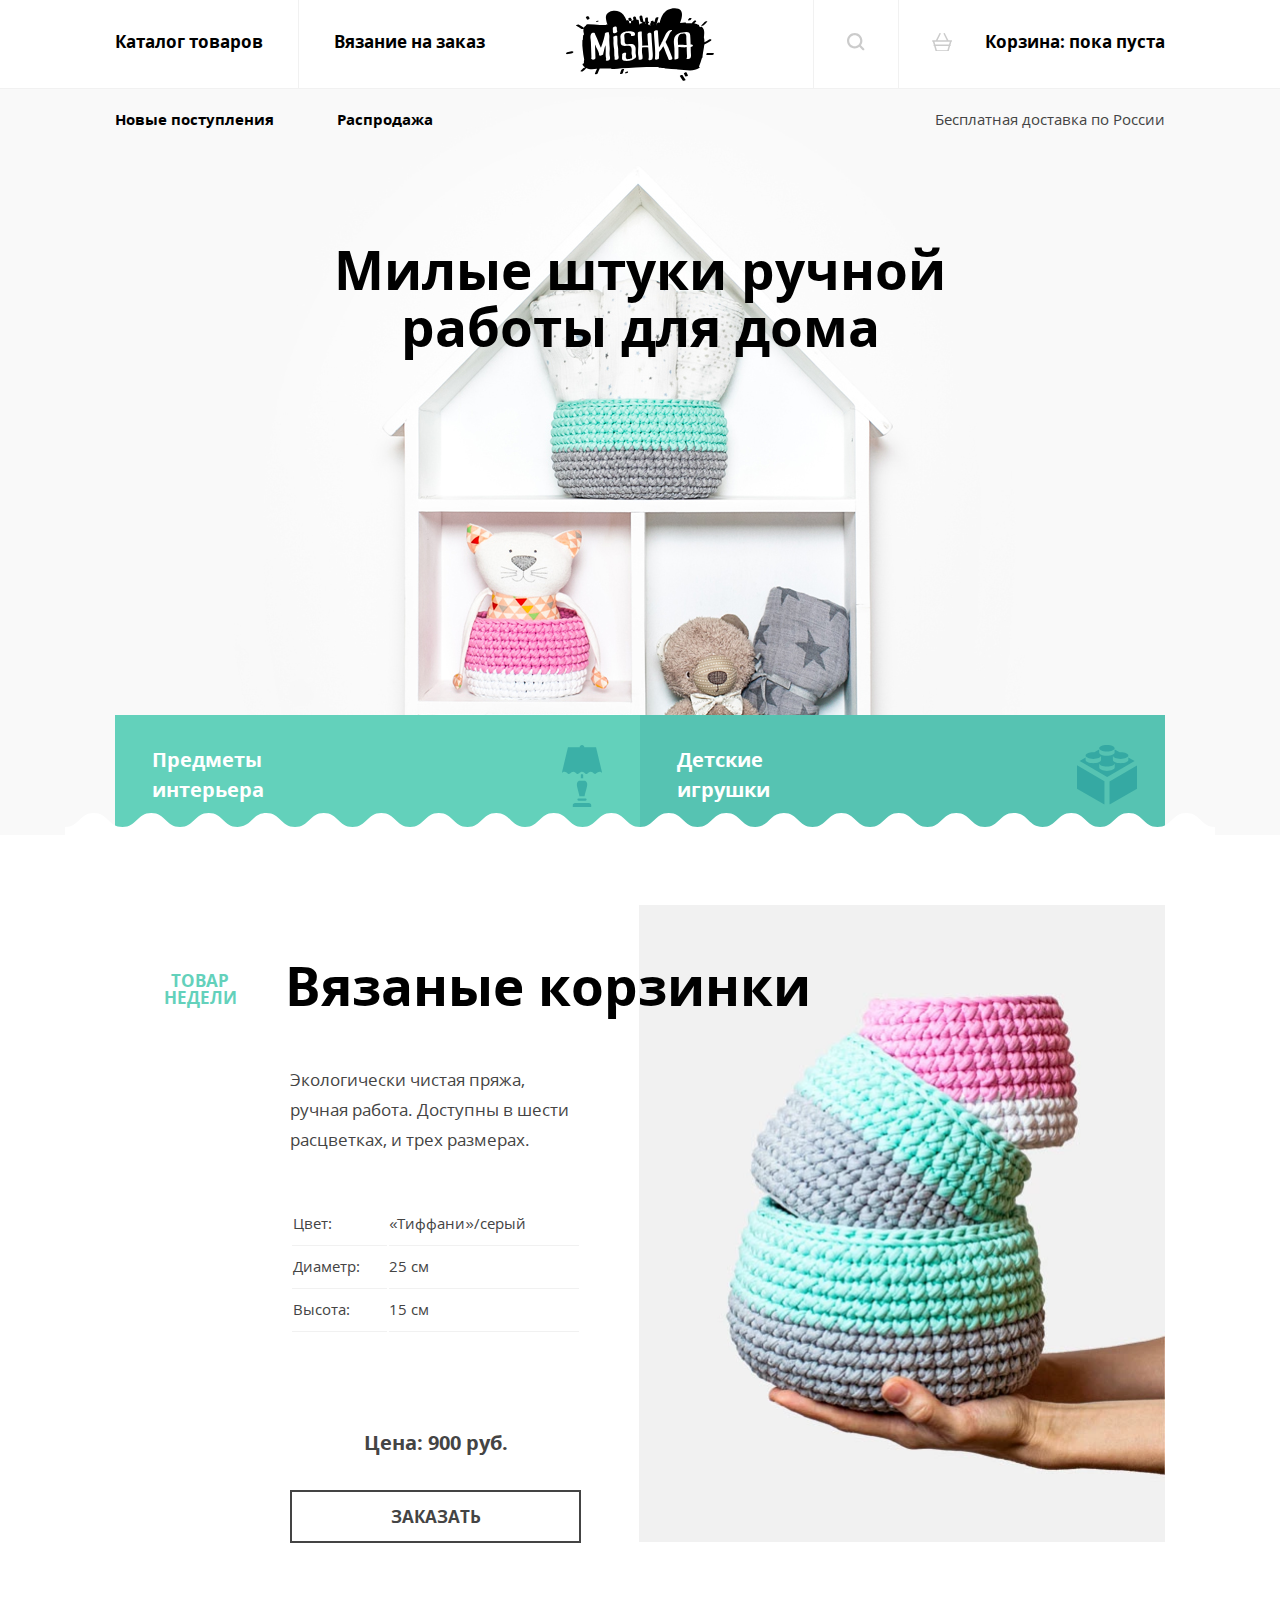
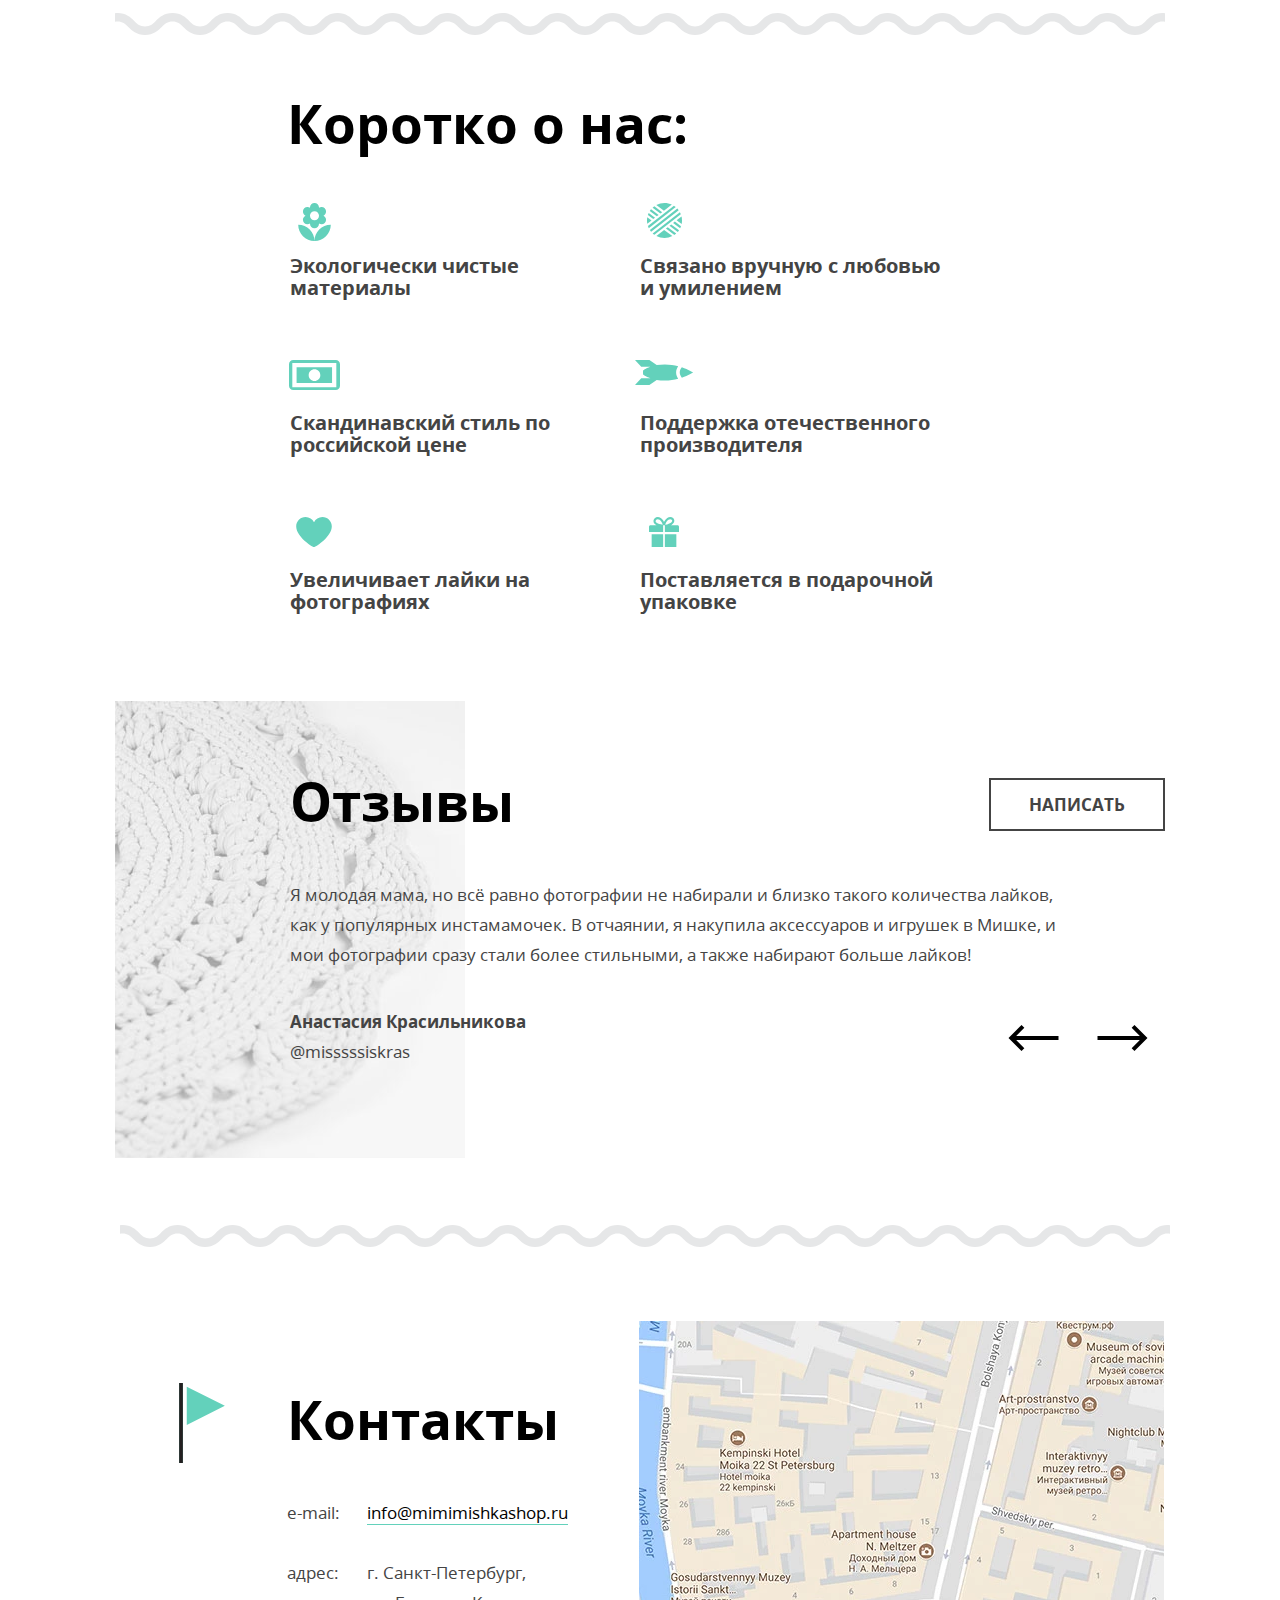
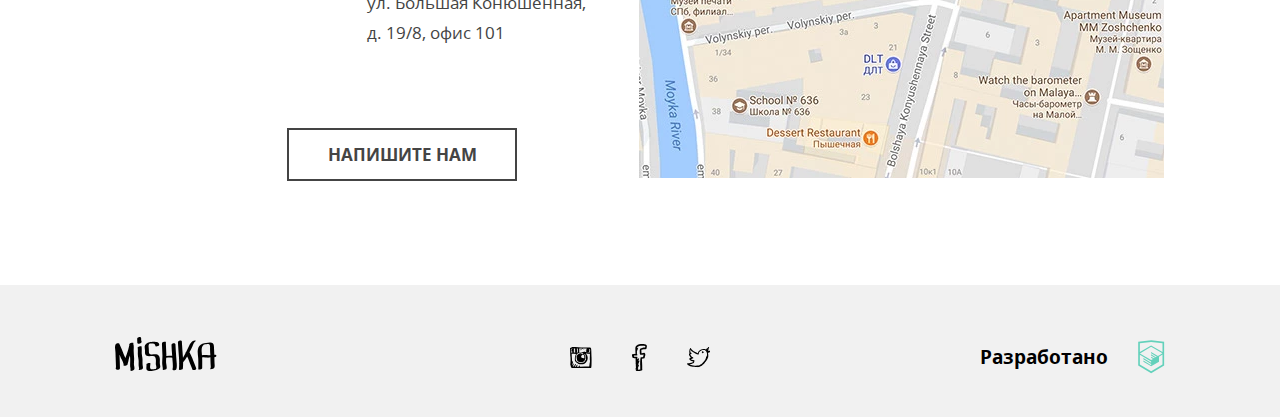
<file: index.html>
<!DOCTYPE html>
<html lang="ru">
  <head>
    <meta charset="utf-8">
    <title>HTML Academy: Мишка</title>
    <meta name="viewport" content="width=device-width,initial-scale=1">
    <meta name="format-detection" content="telephone=no">
    <link rel="stylesheet" href="css/style.min.css">
  </head>
  <body>
    <div style="display:none">
      <svg xmlns="http://www.w3.org/2000/svg" xmlns:xlink="http://www.w3.org/1999/xlink"><symbol id="icon-cart" viewbox="264.205 370.961 20.294 18.849">
  <path d="M283.75,378.19h-3.151l-3.407-6.814c-0.185-0.37-0.634-0.52-1.006-0.335 c-0.371,0.186-0.521,0.636-0.335,1.006l3.071,6.143h-9.138l3.072-6.143c0.185-0.371,0.035-0.821-0.335-1.006 c-0.37-0.185-0.821-0.035-1.006,0.335l-3.407,6.814h-3.151c-0.414,0-0.75,0.336-0.75,0.75s0.336,0.75,0.75,0.75h0.157l0.855,2.991 c-0.187,0.137-0.316,0.347-0.316,0.595c0,0.396,0.309,0.71,0.697,0.739l1.656,5.795h12.697l1.656-5.795 c0.388-0.028,0.698-0.344,0.698-0.739c0-0.249-0.129-0.459-0.316-0.596l0.854-2.991h0.157c0.414,0,0.75-0.336,0.75-0.75 S284.164,378.19,283.75,378.19z M279.569,388.311h-10.433l-1.224-4.284h12.881L279.569,388.311z M281.222,382.526h-13.739 l-0.81-2.836h15.359L281.222,382.526z"></path>
</symbol><symbol id="icon-fb" viewbox="56.519 49.996 14.962 27.718">
  <g id="facebook">
    <g>
      <path d="M68.181,55.188c1.026,0.029,1.993,0,2.681-0.3c0.391-0.818,0.556-1.854,0.619-2.989 c-0.19-0.015-0.062-0.337-0.207-0.399c-0.029-0.202-0.278-0.195-0.309-0.398c-0.277-0.165-0.457-0.422-0.723-0.598 c-0.727-0.162-1.44-0.335-2.164-0.499c-0.849,0.044-1.895-0.103-2.58,0.1c-2.619-0.04-3.997,1.12-5.259,2.392 c-0.023,0.078-0.003,0.197-0.105,0.199c-0.574,1.587-0.125,3.621-0.204,5.581c0.099,0.436,0.107,0.958,0.204,1.395 c-0.998,0.296-2.212,0.387-3.402,0.499c-0.317,0.324-0.178,1.089-0.206,1.693c0.085,0.583,0.278,1.06,0.413,1.595 c0.211,0.193,0.596,0.396,0.825,0.498c0.065,0.029,0.071,0.082,0.103,0.1c0.506,0.268,1.451,0.008,2.268,0.1 c-0.136,1.978,0.256,3.915,0,5.68c0.007,0.327,0.295,0.382,0.208,0.798c-0.001,0.963-0.067,1.99,0.208,2.69 c-0.287,0.455-0.497,0.982-0.415,1.794c0.122,0.016,0.114,0.157,0.105,0.299c-0.075,0.47,0.643,0.175,0.515,0.698 c0.162,0.456-0.428,0.184-0.413,0.498v0.896c0.53,0.285,1.462,0.182,2.268,0.199c0.908-0.419,2.188-0.479,2.785-1.196 c0.459,0.235,0.916-0.014,1.238-0.199c-0.018-0.315,0.273-0.333,0.205-0.698c-0.004-0.328-0.173-0.496-0.103-0.896V71.83 c-0.206-2.293-0.048-4.938-0.309-7.176c0.888-0.105,1.917-0.075,2.578-0.398c0.357-0.451,0.377-1.23,0.516-1.895 c0.177-0.226,0.221-0.583,0.206-0.996c0.19-0.213,0.068-0.729,0.104-1.096c-0.141-0.595-0.168-1.3-0.825-1.39 c-0.884-0.235-2.043,0.595-2.991,0.299c0.049-1.134-0.293-2.342,0-3.388C66.761,55.609,67.461,55.39,68.181,55.188z M64.363,59.971c0.117,0.254,0.254,0.486,0.414,0.698c0.079,0.022,0.203,0.003,0.205,0.101c1.192,0.056,2.199-0.069,3.096-0.299 c0,0.998-0.271,1.733-0.518,2.492c-0.662,0.045-1.467,0.3-1.958,0.198c-0.276,0.165-0.372,0.506-0.62,0.698 c-0.049,0.441,0.142,0.495,0,0.797c-0.201,0.137-0.055,0.611-0.205,0.796v1.496c0.085,0.281-0.146,0.258-0.104,0.497v3.488 c-0.085,0.281,0.146,0.258,0.104,0.498v2.989c0.063,0.271-0.132,0.791,0.103,0.896c-0.07,0.364-0.412-0.021-0.824,0.1 c-0.528,0.122-0.926,0.369-1.548,0.4c0.117-0.353,0.32-0.622,0.311-1.097c0.049-0.381-0.365-0.312-0.516-0.49 c0.193-0.644,0.562-1.117,0.722-1.793c0.197-0.515,0.714-1.298,0.31-1.794c-0.522-0.105-0.521,0.293-0.826,0.398 c-0.022,0.077-0.002,0.196-0.103,0.199c-0.023,0.077-0.003,0.196-0.103,0.199c0.01,0.12-0.151,0.062,0,0 c0.022-0.078,0.002-0.197,0.103-0.199c0.023-0.077,0.002-0.197,0.103-0.199v-0.299c0.368-0.575,0.67-1.214,0.826-1.993 c0.191-0.28,0.283-0.656,0.412-0.997c0.156-0.262,0.34-0.869,0.104-1.195c-0.517,0.033-0.796,0.295-0.93,0.697 c-0.32-0.189,0.161-0.434,0.104-0.697c0.138-0.231,0.169-0.566,0.309-0.797c0.202-0.413,0.564-1.304,0-1.596 c-0.438-0.023-0.612,0.207-0.723,0.498c-0.214,0.191-0.43,0.383-0.516,0.698c-0.373-0.07-0.143-0.727-0.206-1.097 c-0.067-0.52,0.122-0.899,0-1.195c-0.56-0.799-2.026-0.105-3.197-0.299c-0.108-0.307-0.222-0.984-0.104-1.195 c1.045-0.088,2.479,0.201,3.197-0.199c0.024-0.078,0.003-0.197,0.104-0.199c0.094-0.723-0.271-1-0.515-1.396 c0.232-0.806,0.04-2.02,0.104-2.989c0.233-0.141,0.328-0.414,0.515-0.598c0.112-0.955,0.673-1.476,0.722-2.49 c-0.273,0.001-0.607-0.055-0.619,0.199c-0.302-0.114-0.382,0.479-0.515,0.199c-0.112-0.541,0.246-0.626,0.309-0.997 c0.599-0.418,1.212-0.82,1.856-1.195c1.741-0.244,4.648-0.449,6.086,0.198c0.051,0.616-0.287,0.854-0.207,1.496h-1.546 c-1.092,0.24-1.987,0.672-2.991,0.997c-0.24,0.066-0.276,0.331-0.516,0.398c-0.036,0.396-0.225,0.646-0.311,0.996 C64.182,57.424,64.394,58.582,64.363,59.971z"></path>
    </g>
  </g>
</symbol><symbol id="icon-feature-ball" viewbox="0 0 34.373 34.373">
  <g fill="#63d1bb">
    <path d="M0.286,14.069c-0.382,2.073-0.384,4.211,0.008,6.301l4.121-3.21L0.286,14.069z"></path>
    <path d="M24.403,1.585C19.62-0.623,13.959-0.559,9.149,1.992l7.513,5.625L24.403,1.585z"></path>
    <path d="M33.901,13.175l-4.811,3.748l4.936,3.695C34.522,18.173,34.489,15.63,33.901,13.175z"></path>
    <path d="M9.209,32.414c4.844,2.534,10.724,2.65,15.73,0.113l-8.096-6.062L9.209,32.414z"></path>
    <path d="M7.914,14.433L1.681,9.767c-0.32,0.669-0.595,1.356-0.825,2.056l5.308,3.974L7.914,14.433z"></path>
    <path d="M18.593,25.102l8.336,6.242c0.277-0.191,0.551-0.391,0.82-0.601c0.318-0.248,0.625-0.505,0.92-0.771l-8.326-6.234 L18.593,25.102z"></path>
    <path d="M11.413,11.707L4.002,6.158C3.54,6.709,3.117,7.285,2.733,7.881l6.931,5.189L11.413,11.707z"></path>
    <path d="M22.093,22.375l8.092,6.059c0.471-0.544,0.904-1.112,1.297-1.701l-7.639-5.721L22.093,22.375z"></path>
    <path d="M14.913,8.98L7.196,3.203C7.003,3.341,6.812,3.482,6.623,3.629C6.227,3.938,5.849,4.261,5.487,4.597l7.676,5.747 L14.913,8.98z"></path>
    <path d="M25.592,19.649l6.972,5.221c0.33-0.662,0.615-1.341,0.855-2.033l-6.077-4.55L25.592,19.649z"></path>
    <path d="M26.448,2.706L0.88,22.626c0.233,0.698,0.513,1.386,0.839,2.059l26.52-20.663C27.667,3.541,27.068,3.102,26.448,2.706z"></path>
    <path d="M30.743,6.624c-0.301-0.386-0.614-0.754-0.939-1.106L2.786,26.567c0.262,0.402,0.542,0.797,0.843,1.183 c0.142,0.183,0.288,0.359,0.436,0.534L31.155,7.176C31.021,6.99,30.886,6.806,30.743,6.624z"></path>
    <path d="M32.298,8.999L5.552,29.838c0.544,0.501,1.114,0.962,1.708,1.382l25.962-20.228C32.959,10.314,32.651,9.648,32.298,8.999z"></path>
  </g>
</symbol><symbol id="icon-feature-flower" viewbox="8.014 4.35 31.972 37.301">
  <path fill="#63d1bb" d="M24,41.65c8.827,0,15.986-7.159,15.986-15.986C31.158,25.664,24,32.822,24,41.65z M12.641,20.78 c0,2.451,1.989,4.441,4.44,4.441c0.932,0,1.803-0.294,2.513-0.782l-0.036,0.337c0,2.451,1.99,4.441,4.441,4.441 s4.44-1.99,4.44-4.441l-0.036-0.337c0.719,0.497,1.582,0.782,2.514,0.782c2.451,0,4.44-1.99,4.44-4.441 c0-1.768-1.038-3.286-2.54-3.997c1.492-0.71,2.54-2.229,2.54-3.997c0-2.451-1.989-4.44-4.44-4.44c-0.932,0-1.803,0.293-2.514,0.781 L28.44,8.79c0-2.451-1.989-4.44-4.44-4.44s-4.441,1.99-4.441,4.44l0.036,0.337c-0.719-0.497-1.581-0.781-2.513-0.781 c-2.451,0-4.44,1.99-4.44,4.44c0,1.768,1.039,3.286,2.54,3.997C13.68,17.494,12.641,19.012,12.641,20.78z M24,12.343 c2.451,0,4.44,1.989,4.44,4.44c0,2.451-1.989,4.44-4.44,4.44s-4.441-1.99-4.441-4.44C19.559,14.332,21.549,12.343,24,12.343z  M8.014,25.664c0,8.827,7.158,15.986,15.986,15.986C24,32.822,16.842,25.664,8.014,25.664z"></path>
</symbol><symbol id="icon-feature-gift" viewbox="239.665 239.757 32.666 32.486">
  <path fill="#63d1bb" d="M242.56,272.243h12.504v-13.91H242.56V272.243z M270.742,248.623h-7.335 c0.521-0.267,0.984-0.549,1.396-0.845c1.588-1.133,2.424-2.57,2.42-3.999c0.002-1.169-0.556-2.202-1.359-2.901 c-0.805-0.704-1.869-1.119-3.016-1.121c-1.22-0.001-2.352,0.421-3.32,1.069c-1.459,0.979-2.606,2.451-3.424,4.067 c-0.039,0.079-0.078,0.157-0.115,0.236c-0.299-0.623-0.647-1.226-1.041-1.792c-0.691-0.985-1.523-1.86-2.497-2.511 c-0.97-0.646-2.103-1.069-3.322-1.069c-1.213,0.004-2.323,0.514-3.155,1.295c-0.828,0.783-1.41,1.885-1.412,3.135 c-0.002,0.73,0.211,1.494,0.649,2.188c0.552,0.872,1.424,1.628,2.633,2.248h-6.588c-0.878,0-1.591,0.712-1.591,1.59v5.897h15.396 v-7.488h1.873v7.488h15.396v-5.897C272.333,249.334,271.621,248.623,270.742,248.623 M248.38,246.284 c-0.622-0.391-1-0.785-1.22-1.135c-0.22-0.354-0.294-0.662-0.296-0.963c-0.004-0.504,0.248-1.042,0.691-1.461 c0.437-0.415,1.028-0.667,1.562-0.667h0.013c0.685,0,1.366,0.231,2.046,0.683c1.018,0.671,1.975,1.85,2.645,3.187 c0.342,0.676,0.609,1.39,0.789,2.087C251.528,247.694,249.532,247.013,248.38,246.284 M258.917,244.657 c0.557-0.797,1.21-1.466,1.887-1.916c0.68-0.451,1.362-0.683,2.047-0.683h0.006c0.574,0,1.117,0.22,1.494,0.55 c0.377,0.336,0.571,0.739,0.573,1.171c-0.004,0.512-0.272,1.259-1.467,2.132c-1.138,0.825-3.101,1.673-6.127,2.265 C257.62,246.974,258.177,245.704,258.917,244.657 M256.937,272.243h12.506v-13.91h-12.506V272.243z"></path>
</symbol><symbol id="icon-feature-heart" viewbox="47.475 50.071 33.05 27.857">
  <path fill="#63d1bb" d="M80.525,58.808c0-4.825-3.912-8.736-8.736-8.736c-3.405,0-6.348,1.951-7.789,4.793 c-1.441-2.842-4.384-4.793-7.789-4.793c-4.825,0-8.736,3.911-8.736,8.736c0,9.127,14.657,19.121,16.525,19.121 C65.869,77.929,80.525,67.979,80.525,58.808z"></path>
</symbol><symbol id="icon-feature-money" viewbox="46.212 56.834 46.575 27.332">
  <path fill="#63d1bb" d="M88.882,56.834H50.116c-2.156,0-3.904,1.749-3.904,3.905v19.521c0,2.156,1.748,3.905,3.904,3.905h38.766 c2.156,0,3.905-1.749,3.905-3.905V60.739C92.787,58.583,91.038,56.834,88.882,56.834z M49.235,81.784V59.551h40.202v22.233H49.235z"></path>
  <path fill="#63d1bb" d="M53.14,77.88h32.395V63.456H53.14V77.88z M69.5,65.354c2.936,0,5.315,2.38,5.315,5.314c0,2.936-2.379,5.314-5.315,5.314 s-5.314-2.379-5.314-5.314C64.185,67.733,66.564,65.354,69.5,65.354z"></path>
</symbol><symbol id="icon-feature-rocket" viewbox="612.532 500.386 54.156 23.183">
  <g fill="#63d1bb">
    <path d="M652.844,506.098c-3.647-0.971-7.839-1.667-12.359-1.666c-2.891,0.001-5.457,0.243-7.71,0.623l-6.784-4.668l-13.456,0.005 l5.811,6.184h8.447c-4.58,1.598-6.759,3.515-6.759,3.515l0.002,3.777c0,0,2.313,1.912,6.931,3.518l-8.623-0.005l-5.811,6.188 l13.455,0.002l6.816-4.692c2.261,0.398,4.822,0.647,7.681,0.648c4.522-0.001,8.712-0.697,12.36-1.667 c-1.176-1.775-1.915-3.743-1.918-5.877C650.93,509.842,651.665,507.871,652.844,506.098z"></path>
    <path d="M656.267,507.132c-1.284,1.605-1.969,3.25-1.965,4.84c-0.007,1.597,0.677,3.238,1.968,4.847 c6.399-2.162,10.419-4.841,10.419-4.841S662.67,509.298,656.267,507.132z"></path>
  </g>
</symbol><symbol id="icon-flag" viewbox="-11.34 -28.346 46.68 81.691">
  <g id="miu">
    <g id="Artboard-1" transform="translate(-755.000000, -443.000000)">
      <g id="slice" transform="translate(215.000000, 119.000000)">
      </g>
      <g id="editor-flag-triangle-notification-glyph">
        <path fill="#63D1BB" d="M751.439,418.545v38.9l38.9-19.451L751.439,418.545z M743.66,496.346v-81.691h3.805v81.691H743.66z"></path>
      </g>
    </g>
  </g>
  <g>
    <rect x="-11.34" y="-28.346" fill="#231F20" width="3.805" height="81.691"></rect>
  </g>
</symbol><symbol id="icon-insta" viewbox="53.115 53.19 21.769 21.334">
  <g id="instagram">
    <g>
      <path d="M74.881,65.336c-0.013-2.395-0.344-4.788-0.303-7.135c-0.023-0.788-0.086-1.535-0.152-2.278 c-0.105-0.3-0.111-0.699-0.152-1.062c-0.26-0.17-0.222-0.64-0.456-0.835c-0.423-0.233-1.201-0.114-1.744-0.22 c-0.657-0.026-1.254-0.115-1.899-0.153c-1.936-0.101-3.973-0.076-5.996-0.076c-2.001,0-3.954-0.145-5.695-0.379h-2.202 c-0.097,0.004-0.105,0.098-0.227,0.076c-0.599,0.034-1.077,0.188-1.595,0.303c-0.21,0.119-0.421,0.235-0.683,0.304 c-0.136,0.192-0.513,0.145-0.607,0.379c-0.186,0.212,0.185,0.451,0,0.607v0.911c0.173,0.13,0.027,0.58,0.075,0.835v0.987 c-0.017,1.281,0.134,2.397,0.076,3.72c0.467,2.762,0.374,6.537,0.076,9.413c0.155,0.579,0.363,1.105,0.455,1.746 c0.256,0.479,0.335,1.133,0.683,1.52c0.502,0.206,1.233,0.186,1.898,0.229c0.383,0.098,0.667,0.293,1.14,0.30 c2.843-0.21,5.496-0.154,8.427-0.229c2.704,0.24,5.802,0.188,8.275-0.228c0.195-0.134,0.128-0.529,0.228-0.76 c-0.056-0.385,0.207-0.449,0.228-0.759C74.862,70.157,74.895,67.763,74.881,65.336z M61.899,59.111 c0.757-0.153,1.48-0.341,2.429-0.304c0.71,0.076,1.287,0.283,1.897,0.456c0.116,0.184-0.243,0.547,0.153,0.684v0.076 c0.059,0.017,0.149,0.002,0.151,0.076c0.445,0.035,0.794,0.167,1.063,0.379c0.45,0.055,0.536,0.476,1.138,0.3 c-0.091,0.213-0.084,0.524-0.075,0.835c0.324,1.183,0.475,2.81,0.303,4.252c-0.164,0.163-0.215,0.442-0.303,0.683 c-0.311,0.322-0.481,0.785-0.836,1.062c-0.095,0.236-0.25,0.408-0.454,0.533c-0.116,0.213-0.206,0.452-0.457,0.53 c-0.298,0.163-0.577,0.011-0.834-0.076c-0.446,0.162-0.904,0.312-1.215,0.607c-0.816-0.096-1.648-0.175-2.43-0.304 c-0.242-0.139-0.487-0.273-0.835-0.305c-0.227-0.204-0.496-0.364-0.836-0.455c-0.101-0.127-0.337-0.118-0.455-0.229 c-0.198-0.029-0.229-0.227-0.456-0.229c-0.118-0.412-0.443-0.618-0.532-1.062c-0.226-0.331-0.308-0.805-0.455-1.215 c-0.043-1.434,0.091-2.692,0.379-3.796c0.346-0.591,0.779-1.094,1.138-1.67c0.249,0.021,0.365-0.09,0.38-0.304 c0.306,0.053,0.434-0.072,0.684-0.075C61.698,59.568,61.71,59.251,61.899,59.111z M60.229,56.378 c-0.117-0.263-0.066-0.691-0.075-1.062c-0.007-0.285,0.278-0.279,0.304-0.532c-0.003-0.074-0.093-0.059-0.152-0.076 c0.126-0.146,0.701-0.097,0.834,0c0.132,0.537-0.354,0.455-0.531,0.684c0.011,0.167,0.322,0.032,0.456,0.076 c0.029,0.854-0.059,1.496,0,2.202h-0.456c-0.007,0.234,0.229,0.226,0.456,0.228c-0.059,0.286,0.092,0.363,0.075,0.607 c-0.226,0.153-0.716,0.042-1.062,0.075C59.975,57.986,60.313,57.205,60.229,56.378z M59.546,54.784 c0.088-0.013,0.134,0.016,0.151,0.076c0.179,0.253,0.01,0.683-0.076,0.911C59.448,55.592,59.595,55.089,59.546,54.784z M59.698,56.606c-0.132-0.069-0.168-0.237-0.152-0.456C59.678,56.221,59.713,56.388,59.698,56.606z M59.698,57.973 c-0.058,0.139-0.082-0.045-0.076-0.152C59.68,57.682,59.703,57.866,59.698,57.973z M59.546,58.201 c0.175-0.024,0.084,0.219,0.228,0.227c-0.009,0.193-0.283,0.179-0.38,0.077C59.433,58.393,59.507,58.312,59.546,58.201z M57.192,56.985c0.006-0.108,0.013-0.214-0.076-0.228c-0.073-0.733,0.13-1.415,0-1.973c0.25-0.155,0.769-0.042,1.139-0.077v1.139 c-0.088,0.064-0.203,0.101-0.379,0.077c-0.054,0.28,0.324,0.131,0.379,0.304c0.008,0.853-0.056,1.777,0.152,2.429 c-0.565-0.059-0.906,0.107-1.442,0.076c0.097-0.612-0.019-1.435,0.531-1.594C57.484,56.997,57.239,57.091,57.192,56.985z M56.661,56.985c-0.204,0.021-0.217-0.534-0.077-0.607C56.912,56.384,56.833,56.879,56.661,56.985z M56.509,57.973 c0.077-0.312,0.034-0.304,0.075-0.683C56.812,57.303,56.844,58.06,56.509,57.973z M56.737,55.923 c-0.263,0.054-0.273-0.266-0.153-0.38C56.847,55.49,56.856,55.81,56.737,55.923z M56.737,54.784 c0.033,0.159-0.052,0.201-0.076,0.304c-0.176,0.023-0.084-0.219-0.229-0.229C56.457,54.757,56.623,54.797,56.737,54.784z M56.509,58.505c0.148-0.031,0.11,0.345-0.076,0.227C56.473,58.67,56.512,58.608,56.509,58.505z M55.825,54.784 c0.029,0.259-0.438,0.32-0.379,0H55.825z M54.838,54.86c-0.034,0.219-0.326,0.179-0.379,0.379 C54.245,55.069,54.543,54.771,54.838,54.86z M54.383,55.619c0.226-0.205,0.451-0.41,0.684-0.607 c-0.021-0.123,0.071-0.131,0.076-0.228h0.229c0.102,0.381-0.261,0.296-0.305,0.531c0.021,0.122-0.072,0.131-0.075,0.227 c0.02,0.335,0.121,0.588,0.075,0.988c-0.27,0.008-0.276,0.28-0.607,0.227C54.482,56.329,54.325,56.083,54.383,55.619z M54.459,58.884V57.29c0.195-0.185,0.396-0.364,0.607-0.532c0.295,0.489,0.179,1.392,0.455,1.897 C55.246,58.812,54.771,58.766,54.459,58.884z M72.68,69.968c-0.109,0.954-0.158,1.968-0.379,2.809 c-2.89,0.123-6.02,0.005-8.883,0.153c-0.199,0.045-0.273-0.031-0.229-0.229c-0.253,0-0.258,0.247-0.531,0.229 c0.201-0.336,0.438-0.898,0.151-1.291c-0.797,0.013-0.797,0.821-1.138,1.291c-0.686-0.053-1.137,0.127-1.823,0.075 c0.18-0.705,0.75-1.021,0.911-1.745c-0.395-0.55-0.989,0.138-1.214,0.455c-0.204,0.48-0.557,0.81-0.76,1.29H57.8 c0.238-0.469,0.489-0.926,0.759-1.366c0.171-0.512,0.625-0.741,0.683-1.367c-0.157-0.28-0.42-0.029-0.683,0 c-0.123,0.182-0.272,0.335-0.38,0.531c-0.232,0.376-0.501,0.714-0.684,1.14c-0.181,0.208-0.335,0.003-0.53,0.227 c-0.389,0.271-0.581,0.736-0.988,0.987c-0.174-0.06,0.039-0.356,0.153-0.38c0.045-0.181-0.096-0.55,0.075-0.607 c0.063-0.366,0.212-0.647,0.379-0.91c0.119-0.742,0.521-1.199,0.684-1.898c-0.559,0.099-0.674,0.643-0.988,0.987 c-0.212,0.445-0.542,0.772-0.683,1.291c-0.174-0.131-0.028-0.58-0.076-0.836c0.122-0.586,0.298-1.119,0.38-1.746 c0.133-0.22,0.173-0.535,0.228-0.834c0.168-0.209,0.046-0.61-0.077-0.761c-0.226,0.027-0.374,0.133-0.455,0.304 c-0.192-0.032-0.193,0.506-0.304,0.304c-0.045-2.587-0.451-4.812-0.456-7.438c0.026-0.331-0.183-0.424-0.228-0.685 c1.629,0.028,3.121,0.091,4.783,0.229c-0.089,0.139-0.199,0.257-0.304,0.379c-0.144,0.07-0.226,0.173-0.378,0.304 c-0.604,1.653-0.975,3.984-0.607,6.15c0.229,0.58,0.589,1.029,0.986,1.441c0.907,0.485,1.635,1.149,2.506,1.671 c1.701,0.361,3.84,0.369,5.541,0c0.236-0.12,0.484-0.226,0.685-0.38c1.364-1.242,2.753-2.459,2.961-4.859v-1.367 c-0.197-1.598-0.688-2.905-1.747-3.644c0.331-0.22,1.099,0.043,1.67,0.076c0.223,0.013,0.447,0.014,0.684,0 c0.408-0.024,0.928-0.055,1.443,0c0.144,0.187,0.113,0.544,0.228,0.76c-0.062,1.684-0.192,3.3-0.152,5.087 c0.103,0.454,0.127,0.986,0.229,1.441C73.046,68.209,72.9,69.126,72.68,69.968z M73.059,58.808 c-0.639-0.12-1.232-0.284-1.897-0.379c0.072-0.333,0.799-0.01,0.987-0.228c0.385-0.223,0.295-0.92,0.304-1.51 c0.032-0.348,0.114-0.644,0.076-1.063c-0.401-0.951-1.783-0.421-2.886-0.455c-0.225,0.718-0.47,1.8-0.304,2.657 c0.169,0.49,1.024,0.292,1.519,0.456c-0.14,0.332-0.688,0.057-0.987,0.076c-0.296-0.083-0.707-0.052-0.986-0.151 c-2.285,0.078-4.284,0.004-6.529,0.151c0.117-1.248,0.063-2.465-0.076-3.645h3.112c-0.344,0.364-0.912,0.507-1.29,0.835 c-0.44,0.244-0.861,0.505-1.139,0.911c0.249,0.134,0.535-0.245,0.759-0.379c0.355-0.074,0.479-0.381,0.835-0.455 c0.423-0.438,1.096-0.625,1.67-0.912c0.378-0.022,0.697,0.013,0.987,0.077c1.283,0.007,2.456,0.126,3.796,0.076 c0.614,0.145,1.45,0.069,1.974,0.304c0.107,0.298,0.231,0.579,0.305,0.911C73.297,57.071,73.14,57.901,73.059,58.808z M67.214,55.088C67.324,55.041,67.205,54.996,67.214,55.088L67.214,55.088z M67.214,55.088c-0.529,0.154-1.019,0.348-1.367,0.682 C66.331,55.572,66.906,55.464,67.214,55.088z M68.276,55.695C68.387,55.648,68.269,55.604,68.276,55.695L68.276,55.695z M66.53,56.606c0.727-0.158,1.181-0.591,1.746-0.911c-0.437,0.019-0.592,0.32-0.987,0.379 C67.074,56.291,66.689,56.334,66.53,56.606z M65.847,55.771C65.736,55.818,65.854,55.863,65.847,55.771L65.847,55.771z M65.164,56.378C65.274,56.332,65.156,56.286,65.164,56.378L65.164,56.378z M65.089,56.454c0.063,0.014,0.07-0.03,0.075-0.076 C65.1,56.364,65.092,56.408,65.089,56.454z M65.012,56.53c0.064,0.014,0.072-0.03,0.077-0.076 C65.022,56.441,65.017,56.483,65.012,56.53z M64.178,57.138c0.346-0.134,0.613-0.348,0.834-0.607 C64.664,56.664,64.397,56.878,64.178,57.138z M66.454,58.125c0.533-0.049,0.749-0.416,1.215-0.531 c0.284-0.298,0.784-0.381,0.987-0.76c-0.56,0.023-0.766,0.399-1.216,0.531C67.156,57.662,66.689,57.778,66.454,58.125z M64.178,57.138C63.861,57.064,64.162,57.365,64.178,57.138L64.178,57.138z M63.645,57.517c0.021,0.021,0.115-0.037,0.076-0.077 C63.7,57.42,63.605,57.478,63.645,57.517z M66.454,58.125C66.344,58.172,66.461,58.216,66.454,58.125L66.454,58.125z M65.314,59.946c-0.223-0.231-0.676-0.233-0.986-0.379c-0.697-0.038-1.223,0.093-1.746,0.229c-0.304,0.151-0.607,0.304-0.91,0.454 c-0.266,0.166-0.444,0.417-0.76,0.532c-0.205,0.225-0.352,0.51-0.684,0.607c-0.004,0.223-0.173,0.281-0.304,0.379 c-0.089,0.115-0.094,0.312-0.227,0.381c-0.007,0.12,0.036,0.29-0.076,0.303c0.108,1.512,0.291,2.948,0.683,4.177 c0.287,0.623,0.975,0.846,1.442,1.29c0.589,0.297,1.328,0.444,2.126,0.531c0.277-0.052,0.553-0.105,0.911-0.076 c1.209-0.209,2.098-0.736,2.81-1.441c0.1-0.281,0.252-0.508,0.455-0.684c-0.254-0.671,0.293-1.098,0.455-1.59 c0.002-1.344-0.201-2.48-0.607-3.415c-0.256-0.579-0.92-0.751-1.366-1.139c-0.059-0.018-0.15-0.003-0.151-0.077 C66.11,59.892,65.646,59.789,65.314,59.946z M61.899,64.273c-0.113-0.063-0.109-0.244-0.152-0.379 C62.003,63.816,61.865,64.131,61.899,64.273z M61.975,64.578c0.041-0.117,0.079-0.006,0.076,0.075 C62.011,64.771,61.972,64.658,61.975,64.578z M62.431,62.527c0.015-0.086,0.075-0.042,0.075,0 C62.492,62.614,62.431,62.57,62.431,62.527z M64.101,60.402c-0.203,0.258,0.041,0.576,0.077,0.836 C63.873,61.199,63.604,60.351,64.101,60.402z M64.48,64.35c-0.04-0.038,0.055-0.097,0.076-0.076 C64.596,64.312,64.502,64.371,64.48,64.35z M65.239,67.234c0.034-0.109,0.066,0.008,0.152,0 C65.373,67.331,65.241,67.311,65.239,67.234z M67.44,64.653c-0.233-0.057-0.145,0.208-0.379,0.152 c0.069-0.159,0.118-0.338,0.229-0.455C67.424,64.369,67.462,64.48,67.44,64.653z M66.303,60.857 c0.211,0.119,0.441,0.217,0.606,0.381c0.085,0.219,0.243,0.363,0.38,0.529c0.058,0.778,0.179,1.492,0.151,2.354 c-0.257,0.099-0.438,0.271-0.683,0.381c-0.78-0.006-1.358-0.212-1.897-0.456c-0.171-0.259-0.355-0.505-0.532-0.759v-1.062 c0.17-0.185,0.319-0.391,0.456-0.607c0.228-0.127,0.508-0.201,0.454-0.607c-0.038-0.062-0.078-0.124-0.075-0.229 c0.158,0.045,0.245,0.159,0.379,0.229C65.865,61.028,65.952,60.811,66.303,60.857z"></path>
      </g>
    </g>
  </symbol><symbol id="icon-interior" viewbox="-259.404 -19.675 40.219 62.411">
  <g>
    <path d="M-244.227,18.283c-0.286,0.966-0.245,2.191,0.027,3.639c0.494,2.635,1.687,6.041,2.358,9.67h5.062 c0.696-3.641,1.949-7.05,2.471-9.683c0.287-1.445,0.33-2.66,0.041-3.617c-0.275-0.899-0.89-1.618-2.021-2.303h-5.997 C-243.361,16.668-243.96,17.38-244.227,18.283z"></path>
    <path d="M-232.395,38.278h-13.799c-1.293,0-2.299,0.976-2.299,2.229v2.229h2.299h13.799h2.299v-2.229 C-230.096,39.254-231.102,38.278-232.395,38.278z"></path>
    <path d="M-225.262-17.446h-11.732c0-1.244-1.015-2.229-2.3-2.229c-1.283,0-2.3,0.985-2.3,2.229h-11.737l-6.073,25.517 c0.794-0.461,1.589-0.992,2.632-0.992c1.359,0,2.243,0.818,2.924,1.375c0.682,0.557,1.162,0.849,1.447,0.849 c0.292,0.001,0.769-0.287,1.451-0.836c0.681-0.548,1.564-1.358,2.915-1.358c1.349,0,2.237,0.806,2.919,1.354 c0.684,0.549,1.161,0.84,1.451,0.84c0.146,0,0.338-0.073,0.58-0.214c0.242-0.141,0.53-0.353,0.872-0.626 c0.512-0.411,1.139-0.967,1.99-1.218c0.284-0.085,0.593-0.136,0.93-0.136c1.347,0,2.238,0.805,2.92,1.354 c0.683,0.548,1.159,0.84,1.451,0.84c0.287-0.002,0.766-0.296,1.445-0.85c0.684-0.554,1.571-1.367,2.925-1.367 c1.356,0,2.239,0.817,2.919,1.371c0.342,0.276,0.631,0.489,0.872,0.631c0.24,0.143,0.431,0.214,0.575,0.214 c0.288,0,0.762-0.293,1.442-0.854c0.68-0.559,1.567-1.384,2.929-1.384c1.044,0,1.839,0.533,2.632,0.997L-225.262-17.446z"></path>
    <path d="M-235.881,33.82h-6.864c-0.657,0-1.15,0.479-1.15,1.115c0,0.635,0.493,1.113,1.15,1.113h6.9c0.655,0,1.15-0.479,1.15-1.113 c0-0.636-0.495-1.115-1.15-1.115H-235.881z"></path>
    <path d="M-239.295,9.336c-0.146,0-0.338,0.074-0.58,0.213c-0.157,0.094-0.37,0.261-0.57,0.41v3.731h2.299V9.959 C-238.651,9.581-239.054,9.336-239.295,9.336z"></path>
  </g>
</symbol><symbol id="icon-left-arrow" viewbox="0 0 50 26.003">
  <polygon points="50,11.002 7.659,11.002 15.833,2.828 13.005,0 0,12.998 0.003,13.001 0,13.005 13.005,26.003 15.833,23.175 7.661,15.002 50,15.002 "></polygon>
</symbol><symbol id="icon-logo-footer" viewbox="0 0 101.615 34.056">
  <g>
    <path d="M19.135,21.495c-0.083-2.683-0.51-5.347-0.475-8.035c0.028-2.174,0.389-4.41-0.36-6.495 c0.047-0.237,0.096-0.473,0.14-0.711c0.193-1.045-3.271-0.492-3.813,0.464c-0.343,0.28-0.519,0.615-0.375,0.957 c0.037,0.086,0.069,0.174,0.102,0.261c-0.656,3.204-1.57,6.306-2.621,9.412c-0.402,1.188-0.888,2.349-1.298,3.533 c-0.582-1.104-1.169-2.194-1.643-3.377C7.418,14.071,6.18,10.602,4.505,7.298C4.695,5.77,1.301,5.93,0.632,7.33 c-0.809,1.694-0.705,3.403-0.438,5.214c0.3,2.042,0.353,4.05,0.377,6.111c0.047,3.976,0.358,7.943,0.417,11.919 c-0.354,0.395-0.461,0.881-0.091,1.375c0.162,0.216,0.361,0.382,0.571,0.549c0.904,0.724,3.5,0.107,3.496-1.271 c-0.014-4.123-0.312-8.238-0.42-12.358c-0.011-0.404-0.018-0.807-0.024-1.21c0.057,0.145,0.114,0.29,0.171,0.434 c0.64,1.604,1.31,3.163,2.185,4.654c0.868,1.478,1.303,3.064,1.803,4.677c-0.189,0.217-0.303,0.462-0.233,0.708 c-0.039,0.18,0.07,0.292,0.251,0.36c0.639,0.548,1.841,0.274,2.509-0.007c0.287-0.121,0.561-0.261,0.826-0.424 c0.345-0.212,0.883-0.679,0.729-1.159c-0.03-0.093-0.058-0.186-0.087-0.279c0.47-1.27,0.709-2.589,0.965-3.93 c0.272-1.428,0.782-2.78,1.295-4.133c0.052,0.619,0.106,1.238,0.156,1.855c0.204,2.554,0.033,5.072,0.007,7.626 c-0.008,0.847,0.054,1.633,0.219,2.461c0.068,0.343,0.367,1.808,0.281,1.887c-0.611,0.564-0.433,1.257,0.385,1.437 c0.915,0.201,2.081-0.105,2.77-0.742c1.198-1.106,0.632-2.845,0.361-4.241C18.661,26.501,19.208,23.879,19.135,21.495z"></path>
    <path d="M27.499,22.17c-0.074-1.988-0.765-3.862-0.774-5.872c-0.011-2.305,0.181-4.593-0.155-6.886 c-0.106-0.725-4.056,0.1-3.917,1.05c0.309,2.11,0.197,4.229,0.159,6.354c-0.037,2.044,0.468,3.898,0.73,5.904 c0.269,2.054-0.084,4.157,0.149,6.213c0.109,0.962,0.75,2.743,0.089,3.58c-0.42,0.532,1.469,0.342,1.553,0.326 c0.769-0.142,1.793-0.392,2.304-1.038c0.653-0.828,0.196-2.426,0.053-3.357C27.374,26.385,27.576,24.249,27.499,22.17z"></path>
    <path d="M43.828,18.851c-2.062-2.784-5.889-0.78-8.561-1.54c-1.377-0.392-1.395-2.271-1.392-3.396 c0.004-1.426-0.114-2.732-0.273-4.146c-0.119-1.052-0.024-2.121,0.746-2.904c0.142-0.144,0.859-0.336,0.81-0.339 c0.354-0.061,0.676-0.076,1.067-0.093c1.549-0.066,4.613,0.232,4.019,2.483c-0.266,1.01,3.596,0.431,3.877-0.637 c1.213-4.598-7.284-3.714-9.686-3.078C32.225,5.789,29.787,7.047,29.66,9.6c-0.061,1.219,0.273,2.379,0.325,3.587 c0.061,1.39-0.198,2.776,0.289,4.118c1.082,2.982,5.52,1.576,7.778,1.745c3.845,0.287,2.697,5.469,2.748,7.883 c0.027,1.288,1.181,3.429,0.211,4.507c-0.595,0.662-1.982,0.699-2.792,0.768c-0.813,0.068-2.201,0.312-2.742-0.461 c-0.993-1.418,0.091-3.799-0.121-5.425c-0.121-0.924-4.066-0.095-3.917,1.05c0.342,2.627-1.399,6.145,2.402,6.596 c2.441,0.289,5.191-0.161,7.5-0.928c1.196-0.396,2.307-0.942,3.243-1.793c1.035-0.941,0.694-2.348,0.417-3.547 C44.324,24.782,45.732,21.421,43.828,18.851z"></path>
    <path d="M61.155,18.662c-0.122-3.777-0.69-7.513-0.706-11.297c-0.008-1.971-3.963-1.305-3.957,0.343 c0.015,3.608,0.497,7.167,0.682,10.764c0.004,0.074,0.008,0.147,0.013,0.221c-1.949-0.018-3.899,0.177-5.853,0.246 c0.201-4.633-0.611-9.227-0.435-13.857c0.022-0.582-3.874-0.09-3.917,1.049c-0.171,4.475,0.587,8.915,0.453,13.392 c-0.064,2.136-0.245,4.264-0.259,6.402c-0.007,1.095,0.171,2.183,0.329,3.263c0.146,0.999,0.484,2.331,0.182,3.318 c-0.237,0.772,3.561,0.29,3.862-0.694c0.544-1.778-0.222-4.039-0.405-5.839c-0.175-1.725-0.039-3.499,0.083-5.248 c2.03-0.13,4.059-0.297,6.08-0.012c0.09,1.378,0.196,2.754,0.322,4.134c0.105,1.157,0.179,2.313,0.196,3.475 c0.015,1.019,0.142,2.496-0.221,3.461c-0.773,2.057,3.15,1.889,3.723,0.364c0.703-1.87,0.502-4.199,0.383-6.164 C61.562,23.54,61.233,21.109,61.155,18.662z"></path>
    <path d="M78.087,23.136c-0.939-2.758-2.373-5.177-3.616-7.797c1.001-1.949,2.018-3.898,2.932-5.888 c0.831-1.808,1.446-3.819,3.08-5.092c0.574-0.447,0.55-0.896-0.255-0.951c-0.875-0.061-2.064,0.192-2.77,0.742 c-1.485,1.158-2.427,2.563-3.201,4.268c-0.932,2.051-1.896,4.063-2.914,6.075c-0.074,0.147-0.149,0.295-0.224,0.443 c-0.49,0.315-0.785,0.762-0.639,1.266c-0.792,1.563-1.6,3.117-2.499,4.61c-0.299-5.534-0.955-11.061-1.15-16.6 c-0.045-1.27-3.971-0.479-3.917,1.049c0.243,6.868,1.219,13.719,1.286,20.587c-0.016,0.017-0.031,0.034-0.047,0.051 c-0.301,0.308-0.19,0.494,0.051,0.602c0.002,1.75-0.059,3.501-0.209,5.254c-0.472,0.745,0.463,1.139,1.084,1.139 c0.032,0,0.064,0,0.096,0c0.739,0,2.626-0.35,2.718-1.364c0.191-2.1,0.251-4.196,0.232-6.291c1.59-1.715,2.89-3.63,4.055-5.635 c0.759,1.48,1.482,2.972,1.989,4.582c0.861,2.741,2.299,5.261,3.131,8.014c0.544,1.806,4.457,0.738,3.917-1.049 C80.388,28.398,79.013,25.854,78.087,23.136z"></path>
    <path d="M101.59,18.501c-0.21-0.832-1.372-0.849-2.271-0.77c-0.012-0.335-0.02-0.671-0.036-1.006 c-0.125-2.661-0.165-5.379-0.392-8.032c-0.209-2.458-1.585-3.337-3.972-3.247c-2.416,0.092-5.229,0.527-7.482,1.403 c-2.607,1.014-4.058,2.935-4.559,5.681c-0.549,3.014,0.24,6.219,0.373,9.246c0.154,3.503,0.066,7.014,0.062,10.519 c0,0.573,3.916,0.031,3.917-1.049c0.003-2.776,0.042-5.551,0-8.327c-0.013-0.818-0.051-1.632-0.102-2.444 c1.369-0.593,3.687,0.012,5.05,0.141c1.107,0.104,2.169-0.166,3.244-0.292c0.021,2.312,0.107,4.635,0.202,6.944 c0.049,1.184,0.477,3.53-0.354,4.511c-0.437,0.516,1.48,0.343,1.555,0.33c0.793-0.146,1.761-0.401,2.303-1.041 c0.949-1.12,0.456-3.79,0.401-5.126c-0.078-1.91-0.102-3.824-0.141-5.737C100.542,20.058,101.805,19.351,101.59,18.501z M86.972,18.351c-0.103-1.245-0.217-2.49-0.303-3.743c-0.16-2.331,0.117-5.583,2.29-6.999c0.58-0.379,1.675-0.315,2.354-0.438 c0.97-0.176,1.956-0.389,2.829,0.19c1.21,0.802,0.912,3.657,0.911,4.869c-0.003,2.005,0.207,4.001,0.31,6.003 c-0.552,0.055-1.111,0.089-1.683,0.076C91.394,18.256,89.136,17.896,86.972,18.351z"></path>
    <path d="M24.108,6.7c0.521-0.05,1.045-0.226,1.477-0.524c0.085-0.072,0.171-0.144,0.256-0.216c0.52-0.335,0.972-0.827,0.728-1.361 c-0.504-1.105-0.423-2.231-0.416-3.414c0.006-0.958-0.963-1.246-1.781-1.174c-0.723,0.063-2.168,0.581-2.175,1.52 c-0.006,0.993-0.071,2.016,0.109,2.992c-0.047,0.113-0.074,0.239-0.104,0.355c-0.055,0.212,0.016,0.42,0.142,0.59 c0,0.045,0.002,0.089,0.002,0.134c0.005,0.112,0.01,0.224,0.015,0.335c0.073,0.232,0.216,0.409,0.429,0.53 C23.178,6.7,23.668,6.742,24.108,6.7z"></path>
  </g>
</symbol><symbol id="icon-mail" viewbox="0 0 32 32">
  <path id="mail" d="M28,5H4C1.791,5,0,6.792,0,9v13c0,2.209,1.791,4,4,4h24c2.209,0,4-1.791,4-4V9 C32,6.792,30.209,5,28,5z M2,10.25l6.999,5.25L2,20.75V10.25z M30,22c0,1.104-0.898,2-2,2H4c-1.103,0-2-0.896-2-2l7.832-5.875 l4.368,3.277c0.533,0.397,1.166,0.6,1.8,0.6c0.633,0,1.266-0.201,1.799-0.6l4.369-3.277L30,22L30,22z M30,20.75l-7-5.25l7-5.25 V20.75z M17.199,18.602c-0.35,0.263-0.763,0.4-1.199,0.4s-0.851-0.139-1.2-0.4L10.665,15.5l-0.833-0.625L2,9.001V9 c0-1.103,0.897-2,2-2h24c1.102,0,2,0.897,2,2L17.199,18.602z"></path>
</symbol><symbol id="icon-map-pin" viewbox="0 0 66 100.801">
  <path fill="#FFFFFF" d="M56.334,9.228c-12.892-12.305-33.773-12.305-46.667,0c-12.891,12.297-12.891,32.248,0,44.542 c0,0,23.318,21.832,23.318,47.031c0-25.199,23.343-47.031,23.343-47.031C69.225,41.476,69.225,21.525,56.334,9.228z"></path>
  <path fill="#6BC6B3" d="M47.036,45.522c-0.636-3.277,0.13-6.947,0.027-10.284c-0.115-3.755-0.713-7.485-0.665-11.246 c0.039-3.044,0.545-6.173-0.503-9.091c0.065-0.332,0.134-0.662,0.195-0.995c0.271-1.463-4.577-0.689-5.338,0.649 c-0.479,0.393-0.726,0.861-0.523,1.339c0.051,0.121,0.097,0.243,0.142,0.365c-0.917,4.485-2.197,8.827-3.668,13.174 c-0.563,1.663-1.244,3.288-1.817,4.946c-0.814-1.545-1.638-3.071-2.3-4.728c-1.922-4.805-3.656-9.661-6-14.285 c0.266-2.14-4.484-1.916-5.421,0.044c-1.132,2.371-0.986,4.763-0.613,7.299c0.42,2.858,0.494,5.668,0.528,8.554 c0.066,5.566,0.502,11.119,0.584,16.684c-0.496,0.552-0.646,1.233-0.127,1.924c0.226,0.302,0.505,0.535,0.799,0.769 c1.265,1.013,4.899,0.15,4.893-1.779c-0.02-5.771-0.437-11.531-0.589-17.299c-0.015-0.565-0.025-1.129-0.034-1.694 c0.08,0.203,0.159,0.406,0.24,0.607c0.896,2.245,1.833,4.427,3.059,6.514c1.214,2.068,1.824,4.289,2.523,6.547 c-0.265,0.303-0.423,0.647-0.326,0.991c-0.055,0.251,0.099,0.409,0.352,0.504c0.894,0.766,2.578,0.383,3.513-0.01 c0.4-0.168,0.785-0.364,1.155-0.593c0.483-0.297,1.236-0.95,1.021-1.622c-0.041-0.13-0.081-0.26-0.121-0.391 c0.657-1.776,0.992-3.625,1.352-5.5c0.381-2,1.095-3.892,1.812-5.786c0.073,0.867,0.149,1.732,0.219,2.597 c0.285,3.575,0.046,7.099,0.011,10.674c-0.013,1.186,0.074,2.287,0.306,3.445c0.096,0.479,0.514,2.53,0.394,2.642 c-0.855,0.79-0.606,1.759,0.539,2.011c1.279,0.281,2.912-0.148,3.877-1.039C48.207,49.911,47.414,47.479,47.036,45.522z"></path>
</symbol><symbol id="icon-menu-close" viewbox="0 0 20.514 20.512">
  <polygon fill="#231F20" points="20.513,1.414 19.099,0 10.256,8.842 1.414,0 0,1.414 8.842,10.256 0,19.098 1.414,20.512 10.256,11.67 19.099,20.512 20.513,19.098 11.671,10.256 "></polygon>
</symbol><symbol id="icon-menu-open" viewbox="0 0 19.958 14">
  <rect fill="#231F20" width="19.958" height="2"></rect>
  <rect y="6" fill="#231F20" width="19.958" height="2"></rect>
  <rect y="12" fill="#231F20" width="19.958" height="2"></rect>
</symbol><symbol id="icon-phone" viewbox="0 0 24.829 24.333">
  <g>
    <g id="UrwUhy_2_">
      <g>
        <path d="M17.321,24.333c-0.371,0-0.744,0-1.115,0c-4.904-0.58-8.497-2.857-11.11-5.772C2.473,15.637,0.402,11.875,0,6.817 c0-0.453,0-0.906,0-1.358c0.091-0.921,0.544-1.55,1.067-2.086c0.65-0.666,1.63-1.522,2.522-1.553 c0.659-0.022,1.78,0.451,2.232,1.066c0.388,0.53,0.595,1.59,0.775,2.378c0.185,0.797,0.6,1.95,0.485,2.717 C6.905,9.177,5.317,9.684,4.85,10.553c1.551,3.721,4.089,6.456,7.472,8.345c0.847-0.465,1.595-1.864,2.767-1.892 c0.428-0.012,0.972,0.209,1.406,0.34c0.477,0.143,0.891,0.326,1.311,0.484c0.705,0.266,1.957,0.621,2.378,1.213 c0.433,0.61,0.681,1.608,0.581,2.231C20.571,22.508,18.538,23.877,17.321,24.333z"></path>
      </g>
    </g>
    <path d="M12.529,1.528c5.949,0,10.771,4.822,10.771,10.771h1.529C24.829,5.507,19.323,0,12.529,0V1.528z"></path>
    <path d="M12.529,9.327v1.552c0.785,0,1.421,0.636,1.421,1.42h1.553C15.502,10.657,14.172,9.327,12.529,9.327z"></path>
    <path d="M12.529,6.246c3.345,0,6.056,2.71,6.056,6.054h1.588c0-4.22-3.422-7.641-7.644-7.641V6.246z"></path>
  </g>
</symbol><symbol id="icon-play" viewbox="247.3 382.56 100.678 76.891">
  <g>
    <g>
      <path fill="#63D1BB" d="M344.255,400.708c0,0-0.92-7.008-3.785-10.078c-3.632-4.041-7.674-4.066-9.541-4.297 c-13.326-1.023-33.303-1.023-33.303-1.023h-0.051c0,0-19.978,0-33.304,1.023c-1.867,0.23-5.908,0.256-9.54,4.297 c-2.84,3.096-3.786,10.078-3.786,10.078s-0.896,8.211-0.896,16.422v7.699c0,8.21,0.947,16.421,0.947,16.421 s0.921,7.009,3.785,10.078c3.632,4.041,8.364,3.913,10.487,4.349c7.622,0.767,32.356,1.022,32.356,1.022 s20.003-0.025,33.329-1.048c1.867-0.23,5.908-0.256,9.54-4.298c2.84-3.069,3.786-10.078,3.786-10.078s0.946-8.21,0.946-16.421 v-7.699C345.202,408.919,344.255,400.708,344.255,400.708z"></path>
      <path fill="#FFFFFF" d="M297.614,459.449h-0.016c-1.015-0.011-24.946-0.266-32.604-1.037l-0.14-0.014l-0.137-0.028 c-0.271-0.056-0.668-0.107-1.126-0.167c-2.503-0.328-7.159-0.938-10.839-5.019c-3.354-3.616-4.377-10.771-4.483-11.576 l-0.005-0.043c-0.039-0.342-0.965-8.463-0.965-16.736v-7.699c0-8.266,0.875-16.378,0.912-16.72l0.009-0.071 c0.108-0.802,1.155-7.928,4.474-11.557c3.996-4.439,8.531-4.899,10.712-5.121c0.192-0.02,0.37-0.037,0.529-0.058l0.126-0.013 c13.277-1.019,33.312-1.031,33.514-1.031h0.051c0.201,0,20.236,0.013,33.514,1.031l0.126,0.013 c0.159,0.021,0.337,0.038,0.529,0.058c2.179,0.221,6.71,0.682,10.704,5.112c3.354,3.616,4.377,10.771,4.483,11.577l0.005,0.043 c0.039,0.342,0.965,8.459,0.99,16.753v7.708c0,8.273-0.926,16.395-0.965,16.736l-0.007,0.053 c-0.108,0.805-1.156,7.953-4.478,11.562c-3.994,4.435-8.527,4.896-10.707,5.117c-0.193,0.02-0.371,0.037-0.53,0.057l-0.126,0.013 c-13.276,1.02-33.334,1.057-33.535,1.058L297.614,459.449L297.614,459.449z M265.67,452.952 c7.477,0.729,31.216,0.989,31.968,0.997c0.657-0.001,20.135-0.049,33.047-1.036c0.178-0.021,0.371-0.041,0.58-0.062 c1.836-0.186,4.608-0.468,7.186-3.335l0.026-0.029c1.825-1.974,2.853-6.928,3.075-8.552c0.059-0.514,0.926-8.358,0.926-16.08 v-7.699c-0.023-7.76-0.896-15.627-0.951-16.109c-0.32-2.382-1.434-6.789-3.066-8.539l-0.035-0.038 c-2.577-2.868-5.351-3.149-7.186-3.336c-0.209-0.021-0.402-0.041-0.58-0.062c-13.066-0.998-32.834-1.011-33.033-1.011h-0.051 c-0.198,0-19.967,0.013-33.033,1.011c-0.177,0.021-0.371,0.041-0.58,0.062c-1.835,0.187-4.607,0.468-7.186,3.336l-0.019,0.021 c-1.828,1.993-2.855,6.924-3.082,8.552c-0.062,0.591-0.875,8.399-0.875,16.089v7.699c0,7.749,0.871,15.598,0.926,16.083 c0.32,2.381,1.433,6.789,3.066,8.539l0.035,0.039c2.322,2.584,5.303,2.975,7.479,3.259 C264.788,452.812,265.246,452.872,265.67,452.952z"></path>
    </g>
  </g>
  <g>
    <polygon fill="#FFFFFF" points="285.733,403.138 285.733,438.846 315.48,420.992 	"></polygon>
  </g>
</symbol><symbol id="icon-right-arrow" viewbox="0 0 50 26.003">
  <polygon points="0,11.002 42.341,11.002 34.166,2.828 36.995,0 50,12.998 49.996,13.001 50,13.005 36.995,26.003 34.166,23.175 42.339,15.002 0,15.002 "></polygon>
</symbol><symbol id="icon-search" viewbox="-0.8 -0.8 17.6 17.6">
  <path d="M16.47,14.93l-3.415-3.415C14.02,10.226,14.6,8.634,14.6,6.899c0-4.253-3.447-7.699-7.7-7.699 S-0.8,2.646-0.8,6.899s3.446,7.7,7.699,7.7c1.734,0,3.326-0.58,4.613-1.546l3.417,3.416c0.203,0.202,0.418,0.33,0.771,0.33 c0.607,0,1.1-0.492,1.1-1.1C16.8,15.459,16.739,15.2,16.47,14.93z M1.399,6.899c0-3.038,2.462-5.5,5.5-5.5s5.5,2.462,5.5,5.5 s-2.462,5.5-5.5,5.5S1.399,9.938,1.399,6.899z"></path>
</symbol><symbol id="icon-tick" viewbox="0 0 32.666 22.742">
  <polygon points="32.666,1.414 31.252,0 11.338,19.914 1.414,9.989 0,11.403 9.924,21.328 9.924,21.328 11.338,22.742 11.338,22.742 11.339,22.742 12.753,21.328 12.752,21.328 "></polygon>
</symbol><symbol id="icon-toy" viewbox="226.001 226.19 60 59.62">
  <path d="M226.001,269.871l27.438,15.934v-23.346l-27.438-15.94V269.871z M277.347,238.627v2.453 c0,1.817-3.458,3.29-7.73,3.29c-4.266,0-7.727-1.473-7.727-3.29v-4.059h0.024c0.26,1.714,3.604,3.073,7.702,3.073 c4.272,0,7.729-1.474,7.729-3.285c0-1.819-3.457-3.289-7.729-3.289c-0.339,0-0.675,0.01-1.002,0.03l-4.975-2.888v3.086 c0,1.817-3.454,3.29-7.723,3.29c-2.683,0-5.045-0.583-6.433-1.467c-0.196-0.203-0.439-0.401-0.732-0.586 c-0.363-0.381-0.565-0.797-0.565-1.236v-2.986l-4.807,2.792c-0.347-0.017-0.696-0.033-1.054-0.033c-4.267,0-7.727,1.469-7.727,3.289 c0,1.811,3.46,3.285,7.727,3.285c4.099,0,7.446-1.358,7.705-3.073h0.022v4.059c0,1.817-3.455,3.29-7.727,3.29 c-4.267,0-7.727-1.473-7.727-3.29v-2.42l-5.952,3.452l27.531,15.986l27.351-15.882L277.347,238.627z M263.703,248.793 c0,1.817-3.46,3.287-7.727,3.287c-4.269,0-7.729-1.47-7.729-3.287v-4.059h0.024c0.26,1.715,3.603,3.076,7.705,3.076 c4.101,0,7.443-1.361,7.705-3.076h0.021V248.793L263.703,248.793z M258.558,262.666v23.144L286,269.871v-23.144L258.558,262.666z  M255.917,232.762c4.269,0,7.723-1.47,7.723-3.286c0-1.814-3.454-3.287-7.723-3.287c-4.27,0-7.729,1.472-7.729,3.287 C248.187,231.292,251.647,232.762,255.917,232.762"></path>
</symbol><symbol id="icon-twitter" viewbox="52.253 53.771 23.494 20.168">
  <g id="twitter">
    <g>
      <path d="M75.706,57.855c-0.227-0.366-0.909-0.277-1.407-0.371h-1.112c0.142-0.353,0.343-0.646,0.52-0.963 c0.056-0.438,0.254-0.734,0.223-1.26c0.129-0.167,0.176-0.417,0.296-0.593c0.104-0.144,0.242-0.477,0.074-0.667 c-0.051-0.221-0.295-0.249-0.593-0.222c-0.088,0.036-0.169,0.079-0.222,0.148c-0.448,0.433-0.778,1.014-1.261,1.408 c-0.009,0.008-0.062,0-0.074,0c-0.087,0.005-0.033,0.046-0.075,0.074c-0.146,0.098-0.257,0.152-0.369,0.223 c-0.284,0.176-0.547,0.445-0.891,0.519c-0.529-0.211-1.156-0.326-1.852-0.37c-1.157,0.102-2.303,0.215-3.038,0.741 c-0.911,0.35-1.477,1.042-2.149,1.63c-0.049,0.32-0.342,0.398-0.37,0.741c-0.005,0.045-0.012,0.088-0.073,0.074 c0.043,0.241-0.051,0.345-0.074,0.519c-0.001,0.133,0.199,0.431,0,0.52c-0.822-0.12-1.485-0.63-2.149-0.964 c-0.718-0.36-1.468-0.604-2.074-1.111c-0.716-0.322-1.26-0.816-1.778-1.334c-0.208-0.312-0.542-0.496-0.667-0.89 c-0.379-0.164-0.175-0.912-0.741-0.889c-0.315-0.043-0.345,0.199-0.444,0.37c-0.07,0.227-0.361,0.232-0.371,0.519 c-0.004,0.046-0.011,0.088-0.074,0.075c-0.17,1.089-0.527,1.992-0.519,3.26c0.129,0.415,0.35,0.738,0.593,1.038 c-0.418,0.051-0.716,0.222-0.89,0.519c-0.06,1.073,0.378,1.647,0.742,2.297c0.134,0.384,0.352,0.685,0.593,0.963 c0.017,0.229,0.206,0.288,0.296,0.445c0.019,0.105,0.123,0.125,0.149,0.223c-0.04,0.105,0.289,0.18,0.073,0.221 c-0.413,0.131-1.016,0.07-1.259,0.371c-0.109,0.279-0.109,0.833,0,1.111c0.034,0.237,0.282,0.262,0.296,0.519 c0.499,0.417,1.082,0.747,1.631,1.112c0.574,0.166,1.211,0.271,1.852,0.37c-0.102,0.343-0.338,0.551-0.593,0.741 c-0.78,0.381-1.849,0.474-2.742,0.74c-0.555,0.038-0.956,0.23-1.556,0.223c-0.333,0.127-0.854,0.075-1.112,0.223 c-0.122,0.068-0.102,0.096-0.222,0.221c-0.134,0.412,0.111,0.74,0.444,0.89c-0.005,0.253,0.219,0.276,0.371,0.371 c0.089,0.183,0.254,0.29,0.445,0.37c0.544,0.468,1.268,0.759,1.927,1.112c0.83,0.183,1.648,0.376,2.52,0.519 c0.896,0.116,1.901,0.124,2.816,0.222h0.963c0.511,0.132,1.23,0.054,1.853,0.074c0.095-0.102,0.322-0.073,0.519-0.074 c0.522-0.269,1.196-0.385,1.631-0.74c0.574-0.241,0.989-0.642,1.557-0.89c0.866-0.765,1.937-1.324,2.519-2.37 c0.205-0.189,0.351-0.438,0.445-0.74c0.265-0.156,0.385-0.454,0.593-0.667c0.404-0.41,0.706-0.924,1.037-1.40 c0.319-0.496,0.576-1.054,0.89-1.556c-0.01-0.405,0.306-0.484,0.296-0.89c0.193-0.226,0.177-0.662,0.371-0.88 c-0.033-0.255,0.029-0.415,0.074-0.594c0.047-1.281-0.047-2.422-0.297-3.407c0.588-0.155,1.181-0.302,1.631-0.593 C75.418,58.93,75.891,58.533,75.706,57.855z M72.298,61.931c-0.153,0.859-0.615,1.41-1.038,2.001 c0.059,0.379-0.104,0.538-0.073,0.889c-0.158,0.312-0.287,0.652-0.371,1.037c-0.203,0.267-0.332,0.606-0.519,0.89 c-0.366,0.548-0.777,1.051-1.186,1.557c-0.378,0.56-0.912,0.965-1.334,1.481c-0.42,0.493-0.942,0.885-1.407,1.334 c-0.474,0.17-0.89,0.396-1.26,0.667c-0.232,0.09-0.463,0.18-0.667,0.296c-0.177,0.146-0.499,0.145-0.668,0.29 c-1.086,0.147-2.3,0.17-3.555,0.148c-1.031-0.105-2.115-0.159-3.039-0.371c-0.922-0.189-1.511-0.712-2.297-1.037 c0.153-0.242,0.634-0.154,0.963-0.222c0.031-0.166,0.394-0.003,0.444-0.149c0.257,0.06,0.285-0.109,0.52-0.07 c0.563-0.201,1.23-0.302,1.705-0.593c0.282-0.138,0.406-0.434,0.667-0.593c0.033-0.189,0.104-0.341,0.222-0.444 c0.047-0.275,0.201-0.441,0.148-0.815c0.111-0.21,0.299-0.343,0.296-0.667c-0.074-0.147-0.128-0.316-0.296-0.371 c-0.026-0.196-0.377-0.067-0.444-0.222c-0.255,0.032-0.416-0.029-0.593-0.075c-0.154-0.043-0.487,0.092-0.519-0.073 c-0.842-0.023-1.3-0.43-1.853-0.74c0.431-0.262,1.032-0.353,1.333-0.742c0.516-0.076,1.058-0.129,1.112-0.666 c0-0.717-0.771-0.661-1.333-0.815c-0.773-0.66-1.194-1.672-1.779-2.52c0.238-0.157,0.564-0.226,0.741-0.444 c0.454,0.058,0.54-0.251,0.667-0.52c0.019-0.488-0.333-0.605-0.593-0.815c-0.259-0.21-0.475-0.462-0.667-0.74 c-0.003-0.818-0.021-1.652,0.074-2.372c0.063-0.014,0.07,0.029,0.074,0.074c0.227,0.441,0.559,0.775,0.815,1.186 c0.532,0.357,0.925,0.853,1.556,1.112c0.452,0.413,1.108,0.621,1.557,1.038c0.601,0.263,1.158,0.57,1.704,0.889 c0.669,0.194,1.056,0.673,2.001,0.593c0.198-0.098,0.394-0.199,0.593-0.297c0.258-0.456-0.059-1.079,0.147-1.63 c0.255-0.659,0.797-1.031,1.26-1.481c0.29-0.155,0.555-0.335,0.815-0.519c0.347-0.098,0.675-0.216,0.964-0.37 c0.376-0.019,0.713-0.077,1.037-0.148h1.26c0.244,0.052,0.475,0.119,0.74,0.148c0.209,0.137,0.38,0.313,0.666,0.371 c0.789,0.693,1.271,1.696,1.409,3.039C72.175,60.934,72.35,61.323,72.298,61.931z M72.594,56.299 c-0.129,0.34-0.23,0.707-0.593,0.815c-0.017-0.105-0.122-0.125-0.147-0.222c-0.012-0.209,0.209-0.186,0.296-0.296 C72.312,56.511,72.395,56.348,72.594,56.299C72.587,56.209,72.702,56.253,72.594,56.299z M67.11,59.337 c0.163,0.135,0.284,0.31,0.519,0.371c0.101,0.221,0.314,0.327,0.594,0.37c0.047-0.15,0.346-0.049,0.37-0.222 c0.174-0.023,0.166-0.229,0.296-0.297c-0.018-0.55-0.129-1.006-0.37-1.333C67.761,57.803,66.843,58.265,67.11,59.337z"></path>
    </g>
  </g>
</symbol><symbol id="icon-video" viewbox="0 0 32 32">
<g transform="translate(0 192)">
  <path fill="#63d1bb" d="M26-177l6-4v16l-6-4V-177z M24-177v8c0,2.209-1.791,4-4,4H4c-2.209,0-4-1.791-4-4v-8c0-2.209,1.791-4,4-4h10 c0-1.105,0.895-2,2-2v-2H5c-0.553,0-1-0.447-1-1s0.447-1,1-1h12c0.553,0,1,0.447,1,1v3c1.105,0,2,0.895,2,2 C22.209-181,24-179.209,24-177z M12-177H4v8h8V-177z M20-176c0-0.553-0.447-1-1-1h-4c-0.553,0-1,0.447-1,1s0.447,1,1,1h4 C19.553-175,20-175.447,20-176z"></path>
</g>
</symbol></svg>
    </div>

    <header class="page-header">
      <div class="page-header__wrapper">
        <a class="page-header__logo">
          <picture>
            <source media="(min-width: 1200px)" srcset="img/logo-desktop.svg">
            <source media="(min-width: 768px)" srcset="img/logo-tablet.svg">
            <img class="page-header__img" src="img/logo-mobile.svg" width="86" height="35" alt="Логотип магазина Мишка">
          </picture>
        </a>
        <nav class="main-nav main-nav--nojs">
          <button class="main-nav__burger" type="button"><span class="visually-hidden">Меню</span></button>
            <ul class="main-nav__list site-nav">
              <li class="site-nav__item">
                <a class="site-nav__link" href="catalog.html">Каталог товаров</a>
              </li>
              <li class="site-nav__item">
                <a class="site-nav__link" href="form.html">Вязание на заказ</a>
              </li>
            </ul>
            <ul class="main-nav__list user-nav">
              <li class="user-nav__item">
                <a class="user-nav__link" href="search.html">
                  <svg width="17.6px" height="17.6px">
                    <use xlink:href="#icon-search"></use>
                  </svg>
                  <span class="user-nav__hidden">Поиск по сайту<span>
                </span></span></a>
              </li>
              <li class="user-nav__item">
                <a class="user-nav__link" href="cart.html">
                  <svg width="20.294px" height="18.849px">
                    <use xlink:href="#icon-cart"></use>
                  </svg>
                  <span>Корзина: пока пуста</span>
                </a>
              </li>
            </ul>
            <ul class="main-nav__list extra-nav">
              <li class="extra-nav__item">
                <a class="extra-nav__link" href="#">Новые поступления</a>
              </li>
              <li class="extra-nav__item">
                <a class="extra-nav__link" href="#">Распродажа</a>
              </li>
            </ul>
            <p class="main-nav__info">Бесплатная доставка по России</p>
        </nav>
      </div>
    </header>

    <main class="page-main">
      <h1 class="visually-hidden">Магазин товаров ручной работы для дома "Мишка"</h1>

      <section class="categories">
        <h2 class="categories__title">Милые штуки ручной<br> работы для дома</h2>
        <ul class="categories__list">
          <li class="categories__item">
            <a class="categories__link" href="interior.html">
              <span class="categories__name">Предметы интерьера</span>
              <svg class="categories__svg" width="60px" height="62.411px">
                <use xlink:href="#icon-interior"></use>
              </svg>
            </a>
          </li>
          <li class="categories__item categories__item--dark">
            <a class="categories__link" href="toys.html">
              <span class="categories__name">Детские игрушки</span>
              <svg class="categories__svg" width="60px" height="59.62px">
                <use xlink:href="#icon-toy"></use>
              </svg>
            </a>
          </li>
        </ul>
      </section>

      <section class="promo">
        <div class="container container--line">
          <div class="promo__title-wrapper">
            <h2 class="promo__title">Вязаные корзинки</h2>
            <b class="promo__name">Товар недели</b>
          </div>
          <div class="promo__wrapper">
            <div class="promo__column">
              <p class="promo__info">Экологически чистая пряжа, ручная работа. Доступны в шести расцветках, и трех размерах.</p>
              <table class="promo__properties">
                <tr class="promo__row">
                  <td class="promo__item">Цвет:</td>
                  <td class="promo__item">«Тиффани»/серый</td>
                </tr>
                <tr class="promo__row">
                  <td class="promo__item">Диаметр:</td>
                  <td class="promo__item">25 см</td>
                </tr>
                <tr class="promo__row">
                  <td class="promo__item">Высота:</td>
                  <td class="promo__item">15 см</td>
                </tr>
              </table>
            </div>
            <picture class="promo__image-wrapper">
              <source type="image/webp" media="(min-width: 1150px)" srcset="img/triple-set-desktop@1x.webp 1x, img/triple-set-desktop@2x.webp 2x">
              <source type="image/webp" media="(min-width: 768px)" srcset="img/triple-set-tablet@1x.webp 1x, img/triple-set-tablet@2x.webp 2x">
              <source type="image/webp" srcset="img/triple-set-mobile@1x.webp 1x,
              img/triple-set-mobile@2x.webp 2x">

              <source media="(min-width: 1150px)" srcset="img/triple-set-desktop@1x.jpg,
              img/triple-set-desktop@2x.jpg 2x">
              <source media="(min-width: 768px)" srcset="img/triple-set-tablet@1x.jpg,
              img/triple-set-tablet@2x.jpg 2x">
              <img class="promo__image" src="img/triple-set-mobile@1x.jpg" srcset="img/triple-set-mobile@2x.jpg 2x" width="260" height="315" alt="Вязаные корзинки">
            </picture>
            <div class="promo__column promo__column--price">
              <p class="promo__price">Цена: 900 руб.</p>
              <a class="btn" href="cart.html">Заказать</a>
            </div>
          </div>
        </div>
      </section>

      <section class="about">
        <div class="container">
          <h2 class="about__title">Коротко о нас:</h2>
          <ul class="about__list">
            <li class="about__item about__item--flower">Экологически  чистые материалы</li>
            <li class="about__item about__item--money">Скандинавский стиль по российской цене</li>
            <li class="about__item about__item--heart">Увеличивает лайки на фотографиях</li>
            <li class="about__item about__item--ball">Связано вручную с  любовью и умилением</li>
            <li class="about__item about__item--rocket">Поддержка отечественного производителя</li>
            <li class="about__item about__item--gift">Поставляется в  подарочной упаковке</li>
          </ul>
        </div>
      </section>

      <section class="review">
        <div class="container">
          <div class="review__wrapper">
            <h2 class="review__title">Отзывы</h2>
            <p class="review__text">Я молодая мама, но всё равно фотографии не набирали и близко такого количества лайков, как у популярных инстамамочек. В отчаянии, я накупила аксессуаров и игрушек в Мишке, и мои фотографии сразу стали более стильными, а также набирают больше лайков!
            </p>
            <p class="review__author">
              <b class="review__name">Анастасия Красильникова</b>
              @misssssiskras
            </p>
            <div class="review__arrow-wrapper">
              <button class="review__arrow review__arrow--back" type="button">
                <span class="visually-hidden">Предыдущий</span>
                <svg width="50px" height="26px">
                  <use xlink:href="#icon-left-arrow"></use>
                </svg>
              </button>
              <button class="review__arrow review__arrow--next" type="button">
                <span class="visually-hidden">Следующий</span>
                <svg width="50px" height="26px">
                  <use xlink:href="#icon-right-arrow"></use>
                </svg>
              </button>
            </div>
            <a class="btn btn--review" href="review.html">Написать</a>
          </div>
        </div>
      </section>

      <section class="contacts">
        <div class="contacts__wrapper">
          <h2 class="contacts__title">Контакты</h2>
          <dl class="contacts__list">
            <dt class="contacts__item contacts__item--dt">e-mail:</dt>
            <dd class="contacts__item">
              <a class="contacts__mailto" href="mailto:info@mimimishkashop.ru">info@mimimishkashop.ru</a>
            </dd>
            <dt class="contacts__item contacts__item--dt">адрес:</dt>
            <dd class="contacts__item">г. Санкт-Петербург,<br> ул. Большая Конюшенная,<br> д. 19/8, офис 101</dd>
          </dl>
        </div>
        <div id="map" class="map"></div>
        <div class="contacts__map">
          <picture>
            <source type="image/webp" media="(min-width: 1150px)" srcset="img/map-desktop@1x.webp 1x, img/map-desktop@2x.webp 2x">
            <source type="image/webp" media="(min-width: 768px)" srcset="img/map-tablet@1x.webp 1x, img/map-tablet@2x.webp 2x">
            <source type="image/webp" srcset="img/map-mobile@1x.webp 1x,
            img/map-mobile@2x.webp 2x">

            <source media="(min-width: 1150px)" srcset="img/map-desktop@1x.jpg,
            img/map-desktop@2x.jpg 2x">
            <source media="(min-width: 768px)" srcset="img/map-tablet@1x.jpg,
            img/map-tablet@2x.jpg 2x">
            <img class="contacts__img" src="img/map-mobile@1x.jpg" srcset="img/map-mobile@2x.jpg 2x" width="320" height="458" alt="г.Санкт-Петербург, ул.Большая Конюшенная, д.19/8">
          </picture>
        </div>
        <div class="contacts__wrapper contacts__wrapper--btn">
          <a class="btn btn--contacts" href="feedback.html">Напишите нам</a>
        </div>
      </section>

      <footer class="main-footer">
        <div class="container">
          <div class="main-footer__wrapper">
            <a class="main-footer__logo">
              <svg width="101.615px" height="34.056px">
                <use xlink:href="#icon-logo-footer"></use>
              </svg>
            </a>
            <ul class="footer-social">
              <li class="footer-social__item footer-social__item--inst">
                <a href="#">
                  <span class="visually-hidden">Инстаграм</span>
                  <svg class="footer-social__svg" width="21.769px" height="21.334px">
                    <use xlink:href="#icon-insta"></use>
                  </svg>
                </a>
              </li>
              <li class="footer-social__item footer-social__item--fb">
                <a href="#">
                  <span class="visually-hidden">Фейсбук</span>
                  <svg class="footer-social__svg" width="14.962px" height="27.718px">
                    <use xlink:href="#icon-fb"></use>
                  </svg>
                </a>
              </li>
              <li class="footer-social__item footer-social__item--tw">
                <a href="#">
                  <span class="visually-hidden">Твиттер</span>
                  <svg class="footer-social__svg" width="23.494px" height="20.168px">
                    <use xlink:href="#icon-twitter"></use>
                  </svg>
                </a>
              </li>
            </ul>
            <div class="footer-copyright">
              <a class="footer-copyright__academy" href="https://htmlacademy.ru/intensive/htmlcss">
                <p class="footer-copyright__info">Разработано</p>
                <svg class="footer-copyright__svg" xmlns="http://www.w3.org/2000/svg" width="27px" height="34.09px" viewBox="10 5 41 51">
                  <path d="M30.2 5h-.2l-19.7 2.1v36.2l19.7 11.7 19.7-11.7v-36.2l-19.5-2.1zm17 36.8l-17.2 10.2-17.2-10.2v-14.8l17.1 10.2v1.8l-11.7-7v1.8l11.8 7.1v1.9l-11.8-7v1.8l11.8 7 11.9-7.1v-7.6l5.3-3.2v15.1zm-.1-17l-4.7 2.8-2.2 1.3-10.3-6.1v1.8l8.8 5.3h-.1l-.2.1-1.3.7-7.3-4.3v1.8l5.8 3.4-1.4.9-4.3-2.6v1.8l2.9 1.7-2.9 1.7-17-10.1 17-10.2 17.2 10zm.1-1.8l-17.3-10.2-17.1 10.2v-13.6l17.2-1.8 17.2 1.8v13.6z"></path>
                </svg>
              </a>
            </div>
          </div>
        </div>
      </footer>

      <section class="modal">
          <h2 class="modal__title">Добавить в корзину</h2>
          <p class="modal__info">Выберите размер</p>
          <form class="modal__form size-form" action="https://echo.htmlacademy.ru" method="post">
            <ul class="size-form__list">
              <li class="size-form__item">
                <label class="size-form__label" for="size-s">
                  <input class="size-form__radio visually-hidden" type="radio" id="size-s" name="size" checked="">
                  <span class="size-form__indicator"></span>
                  S
                </label>
              </li>
              <li class="size-form__item">
                <label class="size-form__label" for="size-m">
                  <input class="size-form__radio visually-hidden" type="radio" id="size-m" name="size">
                  <span class="size-form__indicator"></span>
                  M
                </label>
              </li>
              <li class="size-form__item">
                <label class="size-form__label" for="size-l">
                  <input class="size-form__radio visually-hidden" type="radio" id="size-l" name="size">
                  <span class="size-form__indicator"></span>
                  L
                </label>
              </li>
            </ul>
            <button class="btn btn--green" type="submit">Добавить</button>
          </form>
      </section>
    </main>

    <script src="js/picturefill.min.js"></script>
  </body>
</html>
</file>
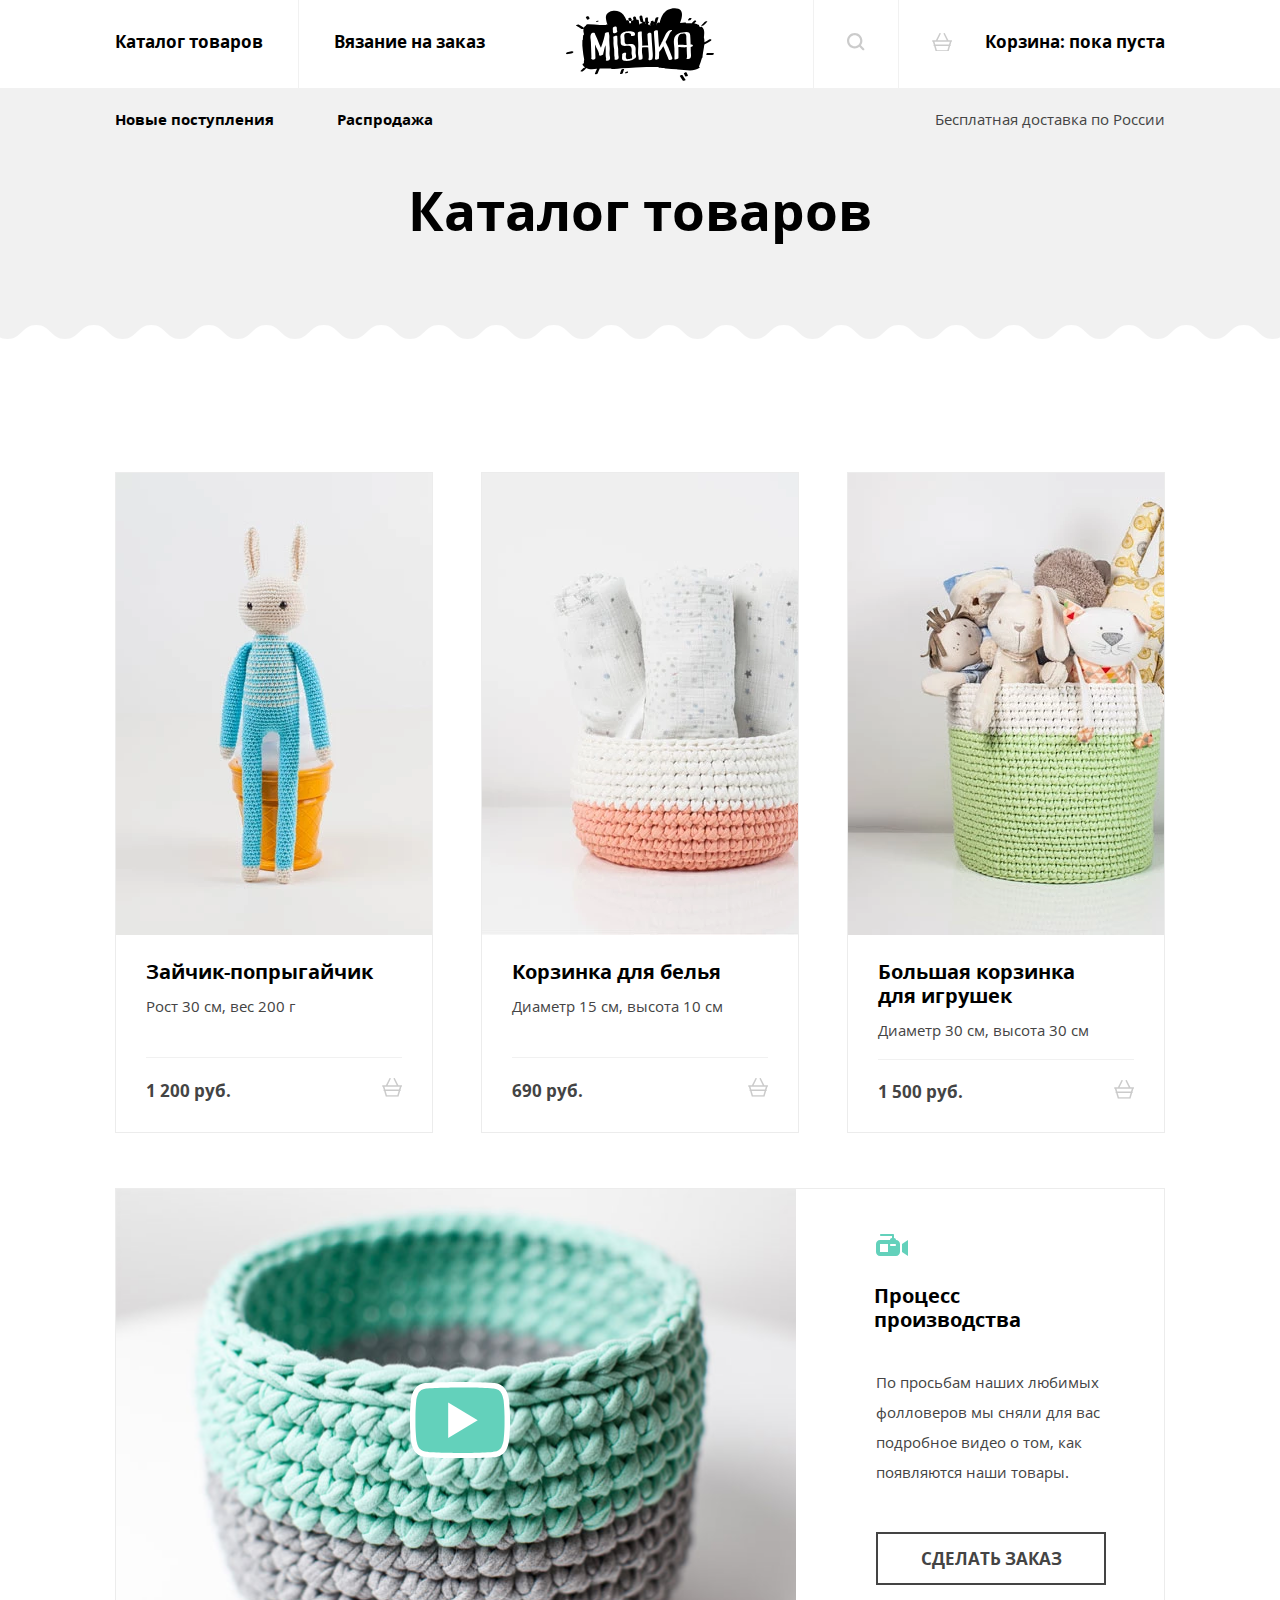
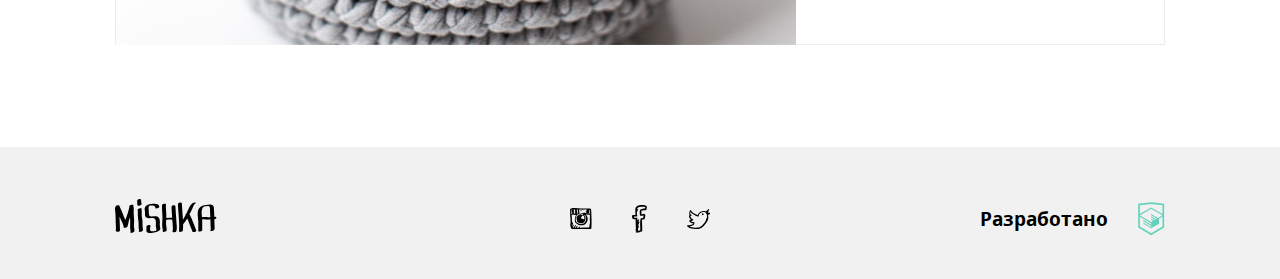
<file: catalog.html>
<!DOCTYPE html>
<html lang="ru">
  <head>
    <meta charset="utf-8">
    <title>HTML Academy: Мишка</title>
    <meta name="viewport" content="width=device-width,initial-scale=1">
    <meta name="format-detection" content="telephone=no">
    <link rel="stylesheet" href="css/style.min.css">
  </head>
  <body>
    <div style="display:none">
      <svg xmlns="http://www.w3.org/2000/svg" xmlns:xlink="http://www.w3.org/1999/xlink"><symbol id="icon-cart" viewbox="264.205 370.961 20.294 18.849">
  <path d="M283.75,378.19h-3.151l-3.407-6.814c-0.185-0.37-0.634-0.52-1.006-0.335 c-0.371,0.186-0.521,0.636-0.335,1.006l3.071,6.143h-9.138l3.072-6.143c0.185-0.371,0.035-0.821-0.335-1.006 c-0.37-0.185-0.821-0.035-1.006,0.335l-3.407,6.814h-3.151c-0.414,0-0.75,0.336-0.75,0.75s0.336,0.75,0.75,0.75h0.157l0.855,2.991 c-0.187,0.137-0.316,0.347-0.316,0.595c0,0.396,0.309,0.71,0.697,0.739l1.656,5.795h12.697l1.656-5.795 c0.388-0.028,0.698-0.344,0.698-0.739c0-0.249-0.129-0.459-0.316-0.596l0.854-2.991h0.157c0.414,0,0.75-0.336,0.75-0.75 S284.164,378.19,283.75,378.19z M279.569,388.311h-10.433l-1.224-4.284h12.881L279.569,388.311z M281.222,382.526h-13.739 l-0.81-2.836h15.359L281.222,382.526z"></path>
</symbol><symbol id="icon-fb" viewbox="56.519 49.996 14.962 27.718">
  <g id="facebook">
    <g>
      <path d="M68.181,55.188c1.026,0.029,1.993,0,2.681-0.3c0.391-0.818,0.556-1.854,0.619-2.989 c-0.19-0.015-0.062-0.337-0.207-0.399c-0.029-0.202-0.278-0.195-0.309-0.398c-0.277-0.165-0.457-0.422-0.723-0.598 c-0.727-0.162-1.44-0.335-2.164-0.499c-0.849,0.044-1.895-0.103-2.58,0.1c-2.619-0.04-3.997,1.12-5.259,2.392 c-0.023,0.078-0.003,0.197-0.105,0.199c-0.574,1.587-0.125,3.621-0.204,5.581c0.099,0.436,0.107,0.958,0.204,1.395 c-0.998,0.296-2.212,0.387-3.402,0.499c-0.317,0.324-0.178,1.089-0.206,1.693c0.085,0.583,0.278,1.06,0.413,1.595 c0.211,0.193,0.596,0.396,0.825,0.498c0.065,0.029,0.071,0.082,0.103,0.1c0.506,0.268,1.451,0.008,2.268,0.1 c-0.136,1.978,0.256,3.915,0,5.68c0.007,0.327,0.295,0.382,0.208,0.798c-0.001,0.963-0.067,1.99,0.208,2.69 c-0.287,0.455-0.497,0.982-0.415,1.794c0.122,0.016,0.114,0.157,0.105,0.299c-0.075,0.47,0.643,0.175,0.515,0.698 c0.162,0.456-0.428,0.184-0.413,0.498v0.896c0.53,0.285,1.462,0.182,2.268,0.199c0.908-0.419,2.188-0.479,2.785-1.196 c0.459,0.235,0.916-0.014,1.238-0.199c-0.018-0.315,0.273-0.333,0.205-0.698c-0.004-0.328-0.173-0.496-0.103-0.896V71.83 c-0.206-2.293-0.048-4.938-0.309-7.176c0.888-0.105,1.917-0.075,2.578-0.398c0.357-0.451,0.377-1.23,0.516-1.895 c0.177-0.226,0.221-0.583,0.206-0.996c0.19-0.213,0.068-0.729,0.104-1.096c-0.141-0.595-0.168-1.3-0.825-1.39 c-0.884-0.235-2.043,0.595-2.991,0.299c0.049-1.134-0.293-2.342,0-3.388C66.761,55.609,67.461,55.39,68.181,55.188z M64.363,59.971c0.117,0.254,0.254,0.486,0.414,0.698c0.079,0.022,0.203,0.003,0.205,0.101c1.192,0.056,2.199-0.069,3.096-0.299 c0,0.998-0.271,1.733-0.518,2.492c-0.662,0.045-1.467,0.3-1.958,0.198c-0.276,0.165-0.372,0.506-0.62,0.698 c-0.049,0.441,0.142,0.495,0,0.797c-0.201,0.137-0.055,0.611-0.205,0.796v1.496c0.085,0.281-0.146,0.258-0.104,0.497v3.488 c-0.085,0.281,0.146,0.258,0.104,0.498v2.989c0.063,0.271-0.132,0.791,0.103,0.896c-0.07,0.364-0.412-0.021-0.824,0.1 c-0.528,0.122-0.926,0.369-1.548,0.4c0.117-0.353,0.32-0.622,0.311-1.097c0.049-0.381-0.365-0.312-0.516-0.49 c0.193-0.644,0.562-1.117,0.722-1.793c0.197-0.515,0.714-1.298,0.31-1.794c-0.522-0.105-0.521,0.293-0.826,0.398 c-0.022,0.077-0.002,0.196-0.103,0.199c-0.023,0.077-0.003,0.196-0.103,0.199c0.01,0.12-0.151,0.062,0,0 c0.022-0.078,0.002-0.197,0.103-0.199c0.023-0.077,0.002-0.197,0.103-0.199v-0.299c0.368-0.575,0.67-1.214,0.826-1.993 c0.191-0.28,0.283-0.656,0.412-0.997c0.156-0.262,0.34-0.869,0.104-1.195c-0.517,0.033-0.796,0.295-0.93,0.697 c-0.32-0.189,0.161-0.434,0.104-0.697c0.138-0.231,0.169-0.566,0.309-0.797c0.202-0.413,0.564-1.304,0-1.596 c-0.438-0.023-0.612,0.207-0.723,0.498c-0.214,0.191-0.43,0.383-0.516,0.698c-0.373-0.07-0.143-0.727-0.206-1.097 c-0.067-0.52,0.122-0.899,0-1.195c-0.56-0.799-2.026-0.105-3.197-0.299c-0.108-0.307-0.222-0.984-0.104-1.195 c1.045-0.088,2.479,0.201,3.197-0.199c0.024-0.078,0.003-0.197,0.104-0.199c0.094-0.723-0.271-1-0.515-1.396 c0.232-0.806,0.04-2.02,0.104-2.989c0.233-0.141,0.328-0.414,0.515-0.598c0.112-0.955,0.673-1.476,0.722-2.49 c-0.273,0.001-0.607-0.055-0.619,0.199c-0.302-0.114-0.382,0.479-0.515,0.199c-0.112-0.541,0.246-0.626,0.309-0.997 c0.599-0.418,1.212-0.82,1.856-1.195c1.741-0.244,4.648-0.449,6.086,0.198c0.051,0.616-0.287,0.854-0.207,1.496h-1.546 c-1.092,0.24-1.987,0.672-2.991,0.997c-0.24,0.066-0.276,0.331-0.516,0.398c-0.036,0.396-0.225,0.646-0.311,0.996 C64.182,57.424,64.394,58.582,64.363,59.971z"></path>
    </g>
  </g>
</symbol><symbol id="icon-feature-ball" viewbox="0 0 34.373 34.373">
  <g fill="#63d1bb">
    <path d="M0.286,14.069c-0.382,2.073-0.384,4.211,0.008,6.301l4.121-3.21L0.286,14.069z"></path>
    <path d="M24.403,1.585C19.62-0.623,13.959-0.559,9.149,1.992l7.513,5.625L24.403,1.585z"></path>
    <path d="M33.901,13.175l-4.811,3.748l4.936,3.695C34.522,18.173,34.489,15.63,33.901,13.175z"></path>
    <path d="M9.209,32.414c4.844,2.534,10.724,2.65,15.73,0.113l-8.096-6.062L9.209,32.414z"></path>
    <path d="M7.914,14.433L1.681,9.767c-0.32,0.669-0.595,1.356-0.825,2.056l5.308,3.974L7.914,14.433z"></path>
    <path d="M18.593,25.102l8.336,6.242c0.277-0.191,0.551-0.391,0.82-0.601c0.318-0.248,0.625-0.505,0.92-0.771l-8.326-6.234 L18.593,25.102z"></path>
    <path d="M11.413,11.707L4.002,6.158C3.54,6.709,3.117,7.285,2.733,7.881l6.931,5.189L11.413,11.707z"></path>
    <path d="M22.093,22.375l8.092,6.059c0.471-0.544,0.904-1.112,1.297-1.701l-7.639-5.721L22.093,22.375z"></path>
    <path d="M14.913,8.98L7.196,3.203C7.003,3.341,6.812,3.482,6.623,3.629C6.227,3.938,5.849,4.261,5.487,4.597l7.676,5.747 L14.913,8.98z"></path>
    <path d="M25.592,19.649l6.972,5.221c0.33-0.662,0.615-1.341,0.855-2.033l-6.077-4.55L25.592,19.649z"></path>
    <path d="M26.448,2.706L0.88,22.626c0.233,0.698,0.513,1.386,0.839,2.059l26.52-20.663C27.667,3.541,27.068,3.102,26.448,2.706z"></path>
    <path d="M30.743,6.624c-0.301-0.386-0.614-0.754-0.939-1.106L2.786,26.567c0.262,0.402,0.542,0.797,0.843,1.183 c0.142,0.183,0.288,0.359,0.436,0.534L31.155,7.176C31.021,6.99,30.886,6.806,30.743,6.624z"></path>
    <path d="M32.298,8.999L5.552,29.838c0.544,0.501,1.114,0.962,1.708,1.382l25.962-20.228C32.959,10.314,32.651,9.648,32.298,8.999z"></path>
  </g>
</symbol><symbol id="icon-feature-flower" viewbox="8.014 4.35 31.972 37.301">
  <path fill="#63d1bb" d="M24,41.65c8.827,0,15.986-7.159,15.986-15.986C31.158,25.664,24,32.822,24,41.65z M12.641,20.78 c0,2.451,1.989,4.441,4.44,4.441c0.932,0,1.803-0.294,2.513-0.782l-0.036,0.337c0,2.451,1.99,4.441,4.441,4.441 s4.44-1.99,4.44-4.441l-0.036-0.337c0.719,0.497,1.582,0.782,2.514,0.782c2.451,0,4.44-1.99,4.44-4.441 c0-1.768-1.038-3.286-2.54-3.997c1.492-0.71,2.54-2.229,2.54-3.997c0-2.451-1.989-4.44-4.44-4.44c-0.932,0-1.803,0.293-2.514,0.781 L28.44,8.79c0-2.451-1.989-4.44-4.44-4.44s-4.441,1.99-4.441,4.44l0.036,0.337c-0.719-0.497-1.581-0.781-2.513-0.781 c-2.451,0-4.44,1.99-4.44,4.44c0,1.768,1.039,3.286,2.54,3.997C13.68,17.494,12.641,19.012,12.641,20.78z M24,12.343 c2.451,0,4.44,1.989,4.44,4.44c0,2.451-1.989,4.44-4.44,4.44s-4.441-1.99-4.441-4.44C19.559,14.332,21.549,12.343,24,12.343z  M8.014,25.664c0,8.827,7.158,15.986,15.986,15.986C24,32.822,16.842,25.664,8.014,25.664z"></path>
</symbol><symbol id="icon-feature-gift" viewbox="239.665 239.757 32.666 32.486">
  <path fill="#63d1bb" d="M242.56,272.243h12.504v-13.91H242.56V272.243z M270.742,248.623h-7.335 c0.521-0.267,0.984-0.549,1.396-0.845c1.588-1.133,2.424-2.57,2.42-3.999c0.002-1.169-0.556-2.202-1.359-2.901 c-0.805-0.704-1.869-1.119-3.016-1.121c-1.22-0.001-2.352,0.421-3.32,1.069c-1.459,0.979-2.606,2.451-3.424,4.067 c-0.039,0.079-0.078,0.157-0.115,0.236c-0.299-0.623-0.647-1.226-1.041-1.792c-0.691-0.985-1.523-1.86-2.497-2.511 c-0.97-0.646-2.103-1.069-3.322-1.069c-1.213,0.004-2.323,0.514-3.155,1.295c-0.828,0.783-1.41,1.885-1.412,3.135 c-0.002,0.73,0.211,1.494,0.649,2.188c0.552,0.872,1.424,1.628,2.633,2.248h-6.588c-0.878,0-1.591,0.712-1.591,1.59v5.897h15.396 v-7.488h1.873v7.488h15.396v-5.897C272.333,249.334,271.621,248.623,270.742,248.623 M248.38,246.284 c-0.622-0.391-1-0.785-1.22-1.135c-0.22-0.354-0.294-0.662-0.296-0.963c-0.004-0.504,0.248-1.042,0.691-1.461 c0.437-0.415,1.028-0.667,1.562-0.667h0.013c0.685,0,1.366,0.231,2.046,0.683c1.018,0.671,1.975,1.85,2.645,3.187 c0.342,0.676,0.609,1.39,0.789,2.087C251.528,247.694,249.532,247.013,248.38,246.284 M258.917,244.657 c0.557-0.797,1.21-1.466,1.887-1.916c0.68-0.451,1.362-0.683,2.047-0.683h0.006c0.574,0,1.117,0.22,1.494,0.55 c0.377,0.336,0.571,0.739,0.573,1.171c-0.004,0.512-0.272,1.259-1.467,2.132c-1.138,0.825-3.101,1.673-6.127,2.265 C257.62,246.974,258.177,245.704,258.917,244.657 M256.937,272.243h12.506v-13.91h-12.506V272.243z"></path>
</symbol><symbol id="icon-feature-heart" viewbox="47.475 50.071 33.05 27.857">
  <path fill="#63d1bb" d="M80.525,58.808c0-4.825-3.912-8.736-8.736-8.736c-3.405,0-6.348,1.951-7.789,4.793 c-1.441-2.842-4.384-4.793-7.789-4.793c-4.825,0-8.736,3.911-8.736,8.736c0,9.127,14.657,19.121,16.525,19.121 C65.869,77.929,80.525,67.979,80.525,58.808z"></path>
</symbol><symbol id="icon-feature-money" viewbox="46.212 56.834 46.575 27.332">
  <path fill="#63d1bb" d="M88.882,56.834H50.116c-2.156,0-3.904,1.749-3.904,3.905v19.521c0,2.156,1.748,3.905,3.904,3.905h38.766 c2.156,0,3.905-1.749,3.905-3.905V60.739C92.787,58.583,91.038,56.834,88.882,56.834z M49.235,81.784V59.551h40.202v22.233H49.235z"></path>
  <path fill="#63d1bb" d="M53.14,77.88h32.395V63.456H53.14V77.88z M69.5,65.354c2.936,0,5.315,2.38,5.315,5.314c0,2.936-2.379,5.314-5.315,5.314 s-5.314-2.379-5.314-5.314C64.185,67.733,66.564,65.354,69.5,65.354z"></path>
</symbol><symbol id="icon-feature-rocket" viewbox="612.532 500.386 54.156 23.183">
  <g fill="#63d1bb">
    <path d="M652.844,506.098c-3.647-0.971-7.839-1.667-12.359-1.666c-2.891,0.001-5.457,0.243-7.71,0.623l-6.784-4.668l-13.456,0.005 l5.811,6.184h8.447c-4.58,1.598-6.759,3.515-6.759,3.515l0.002,3.777c0,0,2.313,1.912,6.931,3.518l-8.623-0.005l-5.811,6.188 l13.455,0.002l6.816-4.692c2.261,0.398,4.822,0.647,7.681,0.648c4.522-0.001,8.712-0.697,12.36-1.667 c-1.176-1.775-1.915-3.743-1.918-5.877C650.93,509.842,651.665,507.871,652.844,506.098z"></path>
    <path d="M656.267,507.132c-1.284,1.605-1.969,3.25-1.965,4.84c-0.007,1.597,0.677,3.238,1.968,4.847 c6.399-2.162,10.419-4.841,10.419-4.841S662.67,509.298,656.267,507.132z"></path>
  </g>
</symbol><symbol id="icon-flag" viewbox="-11.34 -28.346 46.68 81.691">
  <g id="miu">
    <g id="Artboard-1" transform="translate(-755.000000, -443.000000)">
      <g id="slice" transform="translate(215.000000, 119.000000)">
      </g>
      <g id="editor-flag-triangle-notification-glyph">
        <path fill="#63D1BB" d="M751.439,418.545v38.9l38.9-19.451L751.439,418.545z M743.66,496.346v-81.691h3.805v81.691H743.66z"></path>
      </g>
    </g>
  </g>
  <g>
    <rect x="-11.34" y="-28.346" fill="#231F20" width="3.805" height="81.691"></rect>
  </g>
</symbol><symbol id="icon-insta" viewbox="53.115 53.19 21.769 21.334">
  <g id="instagram">
    <g>
      <path d="M74.881,65.336c-0.013-2.395-0.344-4.788-0.303-7.135c-0.023-0.788-0.086-1.535-0.152-2.278 c-0.105-0.3-0.111-0.699-0.152-1.062c-0.26-0.17-0.222-0.64-0.456-0.835c-0.423-0.233-1.201-0.114-1.744-0.22 c-0.657-0.026-1.254-0.115-1.899-0.153c-1.936-0.101-3.973-0.076-5.996-0.076c-2.001,0-3.954-0.145-5.695-0.379h-2.202 c-0.097,0.004-0.105,0.098-0.227,0.076c-0.599,0.034-1.077,0.188-1.595,0.303c-0.21,0.119-0.421,0.235-0.683,0.304 c-0.136,0.192-0.513,0.145-0.607,0.379c-0.186,0.212,0.185,0.451,0,0.607v0.911c0.173,0.13,0.027,0.58,0.075,0.835v0.987 c-0.017,1.281,0.134,2.397,0.076,3.72c0.467,2.762,0.374,6.537,0.076,9.413c0.155,0.579,0.363,1.105,0.455,1.746 c0.256,0.479,0.335,1.133,0.683,1.52c0.502,0.206,1.233,0.186,1.898,0.229c0.383,0.098,0.667,0.293,1.14,0.30 c2.843-0.21,5.496-0.154,8.427-0.229c2.704,0.24,5.802,0.188,8.275-0.228c0.195-0.134,0.128-0.529,0.228-0.76 c-0.056-0.385,0.207-0.449,0.228-0.759C74.862,70.157,74.895,67.763,74.881,65.336z M61.899,59.111 c0.757-0.153,1.48-0.341,2.429-0.304c0.71,0.076,1.287,0.283,1.897,0.456c0.116,0.184-0.243,0.547,0.153,0.684v0.076 c0.059,0.017,0.149,0.002,0.151,0.076c0.445,0.035,0.794,0.167,1.063,0.379c0.45,0.055,0.536,0.476,1.138,0.3 c-0.091,0.213-0.084,0.524-0.075,0.835c0.324,1.183,0.475,2.81,0.303,4.252c-0.164,0.163-0.215,0.442-0.303,0.683 c-0.311,0.322-0.481,0.785-0.836,1.062c-0.095,0.236-0.25,0.408-0.454,0.533c-0.116,0.213-0.206,0.452-0.457,0.53 c-0.298,0.163-0.577,0.011-0.834-0.076c-0.446,0.162-0.904,0.312-1.215,0.607c-0.816-0.096-1.648-0.175-2.43-0.304 c-0.242-0.139-0.487-0.273-0.835-0.305c-0.227-0.204-0.496-0.364-0.836-0.455c-0.101-0.127-0.337-0.118-0.455-0.229 c-0.198-0.029-0.229-0.227-0.456-0.229c-0.118-0.412-0.443-0.618-0.532-1.062c-0.226-0.331-0.308-0.805-0.455-1.215 c-0.043-1.434,0.091-2.692,0.379-3.796c0.346-0.591,0.779-1.094,1.138-1.67c0.249,0.021,0.365-0.09,0.38-0.304 c0.306,0.053,0.434-0.072,0.684-0.075C61.698,59.568,61.71,59.251,61.899,59.111z M60.229,56.378 c-0.117-0.263-0.066-0.691-0.075-1.062c-0.007-0.285,0.278-0.279,0.304-0.532c-0.003-0.074-0.093-0.059-0.152-0.076 c0.126-0.146,0.701-0.097,0.834,0c0.132,0.537-0.354,0.455-0.531,0.684c0.011,0.167,0.322,0.032,0.456,0.076 c0.029,0.854-0.059,1.496,0,2.202h-0.456c-0.007,0.234,0.229,0.226,0.456,0.228c-0.059,0.286,0.092,0.363,0.075,0.607 c-0.226,0.153-0.716,0.042-1.062,0.075C59.975,57.986,60.313,57.205,60.229,56.378z M59.546,54.784 c0.088-0.013,0.134,0.016,0.151,0.076c0.179,0.253,0.01,0.683-0.076,0.911C59.448,55.592,59.595,55.089,59.546,54.784z M59.698,56.606c-0.132-0.069-0.168-0.237-0.152-0.456C59.678,56.221,59.713,56.388,59.698,56.606z M59.698,57.973 c-0.058,0.139-0.082-0.045-0.076-0.152C59.68,57.682,59.703,57.866,59.698,57.973z M59.546,58.201 c0.175-0.024,0.084,0.219,0.228,0.227c-0.009,0.193-0.283,0.179-0.38,0.077C59.433,58.393,59.507,58.312,59.546,58.201z M57.192,56.985c0.006-0.108,0.013-0.214-0.076-0.228c-0.073-0.733,0.13-1.415,0-1.973c0.25-0.155,0.769-0.042,1.139-0.077v1.139 c-0.088,0.064-0.203,0.101-0.379,0.077c-0.054,0.28,0.324,0.131,0.379,0.304c0.008,0.853-0.056,1.777,0.152,2.429 c-0.565-0.059-0.906,0.107-1.442,0.076c0.097-0.612-0.019-1.435,0.531-1.594C57.484,56.997,57.239,57.091,57.192,56.985z M56.661,56.985c-0.204,0.021-0.217-0.534-0.077-0.607C56.912,56.384,56.833,56.879,56.661,56.985z M56.509,57.973 c0.077-0.312,0.034-0.304,0.075-0.683C56.812,57.303,56.844,58.06,56.509,57.973z M56.737,55.923 c-0.263,0.054-0.273-0.266-0.153-0.38C56.847,55.49,56.856,55.81,56.737,55.923z M56.737,54.784 c0.033,0.159-0.052,0.201-0.076,0.304c-0.176,0.023-0.084-0.219-0.229-0.229C56.457,54.757,56.623,54.797,56.737,54.784z M56.509,58.505c0.148-0.031,0.11,0.345-0.076,0.227C56.473,58.67,56.512,58.608,56.509,58.505z M55.825,54.784 c0.029,0.259-0.438,0.32-0.379,0H55.825z M54.838,54.86c-0.034,0.219-0.326,0.179-0.379,0.379 C54.245,55.069,54.543,54.771,54.838,54.86z M54.383,55.619c0.226-0.205,0.451-0.41,0.684-0.607 c-0.021-0.123,0.071-0.131,0.076-0.228h0.229c0.102,0.381-0.261,0.296-0.305,0.531c0.021,0.122-0.072,0.131-0.075,0.227 c0.02,0.335,0.121,0.588,0.075,0.988c-0.27,0.008-0.276,0.28-0.607,0.227C54.482,56.329,54.325,56.083,54.383,55.619z M54.459,58.884V57.29c0.195-0.185,0.396-0.364,0.607-0.532c0.295,0.489,0.179,1.392,0.455,1.897 C55.246,58.812,54.771,58.766,54.459,58.884z M72.68,69.968c-0.109,0.954-0.158,1.968-0.379,2.809 c-2.89,0.123-6.02,0.005-8.883,0.153c-0.199,0.045-0.273-0.031-0.229-0.229c-0.253,0-0.258,0.247-0.531,0.229 c0.201-0.336,0.438-0.898,0.151-1.291c-0.797,0.013-0.797,0.821-1.138,1.291c-0.686-0.053-1.137,0.127-1.823,0.075 c0.18-0.705,0.75-1.021,0.911-1.745c-0.395-0.55-0.989,0.138-1.214,0.455c-0.204,0.48-0.557,0.81-0.76,1.29H57.8 c0.238-0.469,0.489-0.926,0.759-1.366c0.171-0.512,0.625-0.741,0.683-1.367c-0.157-0.28-0.42-0.029-0.683,0 c-0.123,0.182-0.272,0.335-0.38,0.531c-0.232,0.376-0.501,0.714-0.684,1.14c-0.181,0.208-0.335,0.003-0.53,0.227 c-0.389,0.271-0.581,0.736-0.988,0.987c-0.174-0.06,0.039-0.356,0.153-0.38c0.045-0.181-0.096-0.55,0.075-0.607 c0.063-0.366,0.212-0.647,0.379-0.91c0.119-0.742,0.521-1.199,0.684-1.898c-0.559,0.099-0.674,0.643-0.988,0.987 c-0.212,0.445-0.542,0.772-0.683,1.291c-0.174-0.131-0.028-0.58-0.076-0.836c0.122-0.586,0.298-1.119,0.38-1.746 c0.133-0.22,0.173-0.535,0.228-0.834c0.168-0.209,0.046-0.61-0.077-0.761c-0.226,0.027-0.374,0.133-0.455,0.304 c-0.192-0.032-0.193,0.506-0.304,0.304c-0.045-2.587-0.451-4.812-0.456-7.438c0.026-0.331-0.183-0.424-0.228-0.685 c1.629,0.028,3.121,0.091,4.783,0.229c-0.089,0.139-0.199,0.257-0.304,0.379c-0.144,0.07-0.226,0.173-0.378,0.304 c-0.604,1.653-0.975,3.984-0.607,6.15c0.229,0.58,0.589,1.029,0.986,1.441c0.907,0.485,1.635,1.149,2.506,1.671 c1.701,0.361,3.84,0.369,5.541,0c0.236-0.12,0.484-0.226,0.685-0.38c1.364-1.242,2.753-2.459,2.961-4.859v-1.367 c-0.197-1.598-0.688-2.905-1.747-3.644c0.331-0.22,1.099,0.043,1.67,0.076c0.223,0.013,0.447,0.014,0.684,0 c0.408-0.024,0.928-0.055,1.443,0c0.144,0.187,0.113,0.544,0.228,0.76c-0.062,1.684-0.192,3.3-0.152,5.087 c0.103,0.454,0.127,0.986,0.229,1.441C73.046,68.209,72.9,69.126,72.68,69.968z M73.059,58.808 c-0.639-0.12-1.232-0.284-1.897-0.379c0.072-0.333,0.799-0.01,0.987-0.228c0.385-0.223,0.295-0.92,0.304-1.51 c0.032-0.348,0.114-0.644,0.076-1.063c-0.401-0.951-1.783-0.421-2.886-0.455c-0.225,0.718-0.47,1.8-0.304,2.657 c0.169,0.49,1.024,0.292,1.519,0.456c-0.14,0.332-0.688,0.057-0.987,0.076c-0.296-0.083-0.707-0.052-0.986-0.151 c-2.285,0.078-4.284,0.004-6.529,0.151c0.117-1.248,0.063-2.465-0.076-3.645h3.112c-0.344,0.364-0.912,0.507-1.29,0.835 c-0.44,0.244-0.861,0.505-1.139,0.911c0.249,0.134,0.535-0.245,0.759-0.379c0.355-0.074,0.479-0.381,0.835-0.455 c0.423-0.438,1.096-0.625,1.67-0.912c0.378-0.022,0.697,0.013,0.987,0.077c1.283,0.007,2.456,0.126,3.796,0.076 c0.614,0.145,1.45,0.069,1.974,0.304c0.107,0.298,0.231,0.579,0.305,0.911C73.297,57.071,73.14,57.901,73.059,58.808z M67.214,55.088C67.324,55.041,67.205,54.996,67.214,55.088L67.214,55.088z M67.214,55.088c-0.529,0.154-1.019,0.348-1.367,0.682 C66.331,55.572,66.906,55.464,67.214,55.088z M68.276,55.695C68.387,55.648,68.269,55.604,68.276,55.695L68.276,55.695z M66.53,56.606c0.727-0.158,1.181-0.591,1.746-0.911c-0.437,0.019-0.592,0.32-0.987,0.379 C67.074,56.291,66.689,56.334,66.53,56.606z M65.847,55.771C65.736,55.818,65.854,55.863,65.847,55.771L65.847,55.771z M65.164,56.378C65.274,56.332,65.156,56.286,65.164,56.378L65.164,56.378z M65.089,56.454c0.063,0.014,0.07-0.03,0.075-0.076 C65.1,56.364,65.092,56.408,65.089,56.454z M65.012,56.53c0.064,0.014,0.072-0.03,0.077-0.076 C65.022,56.441,65.017,56.483,65.012,56.53z M64.178,57.138c0.346-0.134,0.613-0.348,0.834-0.607 C64.664,56.664,64.397,56.878,64.178,57.138z M66.454,58.125c0.533-0.049,0.749-0.416,1.215-0.531 c0.284-0.298,0.784-0.381,0.987-0.76c-0.56,0.023-0.766,0.399-1.216,0.531C67.156,57.662,66.689,57.778,66.454,58.125z M64.178,57.138C63.861,57.064,64.162,57.365,64.178,57.138L64.178,57.138z M63.645,57.517c0.021,0.021,0.115-0.037,0.076-0.077 C63.7,57.42,63.605,57.478,63.645,57.517z M66.454,58.125C66.344,58.172,66.461,58.216,66.454,58.125L66.454,58.125z M65.314,59.946c-0.223-0.231-0.676-0.233-0.986-0.379c-0.697-0.038-1.223,0.093-1.746,0.229c-0.304,0.151-0.607,0.304-0.91,0.454 c-0.266,0.166-0.444,0.417-0.76,0.532c-0.205,0.225-0.352,0.51-0.684,0.607c-0.004,0.223-0.173,0.281-0.304,0.379 c-0.089,0.115-0.094,0.312-0.227,0.381c-0.007,0.12,0.036,0.29-0.076,0.303c0.108,1.512,0.291,2.948,0.683,4.177 c0.287,0.623,0.975,0.846,1.442,1.29c0.589,0.297,1.328,0.444,2.126,0.531c0.277-0.052,0.553-0.105,0.911-0.076 c1.209-0.209,2.098-0.736,2.81-1.441c0.1-0.281,0.252-0.508,0.455-0.684c-0.254-0.671,0.293-1.098,0.455-1.59 c0.002-1.344-0.201-2.48-0.607-3.415c-0.256-0.579-0.92-0.751-1.366-1.139c-0.059-0.018-0.15-0.003-0.151-0.077 C66.11,59.892,65.646,59.789,65.314,59.946z M61.899,64.273c-0.113-0.063-0.109-0.244-0.152-0.379 C62.003,63.816,61.865,64.131,61.899,64.273z M61.975,64.578c0.041-0.117,0.079-0.006,0.076,0.075 C62.011,64.771,61.972,64.658,61.975,64.578z M62.431,62.527c0.015-0.086,0.075-0.042,0.075,0 C62.492,62.614,62.431,62.57,62.431,62.527z M64.101,60.402c-0.203,0.258,0.041,0.576,0.077,0.836 C63.873,61.199,63.604,60.351,64.101,60.402z M64.48,64.35c-0.04-0.038,0.055-0.097,0.076-0.076 C64.596,64.312,64.502,64.371,64.48,64.35z M65.239,67.234c0.034-0.109,0.066,0.008,0.152,0 C65.373,67.331,65.241,67.311,65.239,67.234z M67.44,64.653c-0.233-0.057-0.145,0.208-0.379,0.152 c0.069-0.159,0.118-0.338,0.229-0.455C67.424,64.369,67.462,64.48,67.44,64.653z M66.303,60.857 c0.211,0.119,0.441,0.217,0.606,0.381c0.085,0.219,0.243,0.363,0.38,0.529c0.058,0.778,0.179,1.492,0.151,2.354 c-0.257,0.099-0.438,0.271-0.683,0.381c-0.78-0.006-1.358-0.212-1.897-0.456c-0.171-0.259-0.355-0.505-0.532-0.759v-1.062 c0.17-0.185,0.319-0.391,0.456-0.607c0.228-0.127,0.508-0.201,0.454-0.607c-0.038-0.062-0.078-0.124-0.075-0.229 c0.158,0.045,0.245,0.159,0.379,0.229C65.865,61.028,65.952,60.811,66.303,60.857z"></path>
      </g>
    </g>
  </symbol><symbol id="icon-interior" viewbox="-259.404 -19.675 40.219 62.411">
  <g>
    <path d="M-244.227,18.283c-0.286,0.966-0.245,2.191,0.027,3.639c0.494,2.635,1.687,6.041,2.358,9.67h5.062 c0.696-3.641,1.949-7.05,2.471-9.683c0.287-1.445,0.33-2.66,0.041-3.617c-0.275-0.899-0.89-1.618-2.021-2.303h-5.997 C-243.361,16.668-243.96,17.38-244.227,18.283z"></path>
    <path d="M-232.395,38.278h-13.799c-1.293,0-2.299,0.976-2.299,2.229v2.229h2.299h13.799h2.299v-2.229 C-230.096,39.254-231.102,38.278-232.395,38.278z"></path>
    <path d="M-225.262-17.446h-11.732c0-1.244-1.015-2.229-2.3-2.229c-1.283,0-2.3,0.985-2.3,2.229h-11.737l-6.073,25.517 c0.794-0.461,1.589-0.992,2.632-0.992c1.359,0,2.243,0.818,2.924,1.375c0.682,0.557,1.162,0.849,1.447,0.849 c0.292,0.001,0.769-0.287,1.451-0.836c0.681-0.548,1.564-1.358,2.915-1.358c1.349,0,2.237,0.806,2.919,1.354 c0.684,0.549,1.161,0.84,1.451,0.84c0.146,0,0.338-0.073,0.58-0.214c0.242-0.141,0.53-0.353,0.872-0.626 c0.512-0.411,1.139-0.967,1.99-1.218c0.284-0.085,0.593-0.136,0.93-0.136c1.347,0,2.238,0.805,2.92,1.354 c0.683,0.548,1.159,0.84,1.451,0.84c0.287-0.002,0.766-0.296,1.445-0.85c0.684-0.554,1.571-1.367,2.925-1.367 c1.356,0,2.239,0.817,2.919,1.371c0.342,0.276,0.631,0.489,0.872,0.631c0.24,0.143,0.431,0.214,0.575,0.214 c0.288,0,0.762-0.293,1.442-0.854c0.68-0.559,1.567-1.384,2.929-1.384c1.044,0,1.839,0.533,2.632,0.997L-225.262-17.446z"></path>
    <path d="M-235.881,33.82h-6.864c-0.657,0-1.15,0.479-1.15,1.115c0,0.635,0.493,1.113,1.15,1.113h6.9c0.655,0,1.15-0.479,1.15-1.113 c0-0.636-0.495-1.115-1.15-1.115H-235.881z"></path>
    <path d="M-239.295,9.336c-0.146,0-0.338,0.074-0.58,0.213c-0.157,0.094-0.37,0.261-0.57,0.41v3.731h2.299V9.959 C-238.651,9.581-239.054,9.336-239.295,9.336z"></path>
  </g>
</symbol><symbol id="icon-left-arrow" viewbox="0 0 50 26.003">
  <polygon points="50,11.002 7.659,11.002 15.833,2.828 13.005,0 0,12.998 0.003,13.001 0,13.005 13.005,26.003 15.833,23.175 7.661,15.002 50,15.002 "></polygon>
</symbol><symbol id="icon-logo-footer" viewbox="0 0 101.615 34.056">
  <g>
    <path d="M19.135,21.495c-0.083-2.683-0.51-5.347-0.475-8.035c0.028-2.174,0.389-4.41-0.36-6.495 c0.047-0.237,0.096-0.473,0.14-0.711c0.193-1.045-3.271-0.492-3.813,0.464c-0.343,0.28-0.519,0.615-0.375,0.957 c0.037,0.086,0.069,0.174,0.102,0.261c-0.656,3.204-1.57,6.306-2.621,9.412c-0.402,1.188-0.888,2.349-1.298,3.533 c-0.582-1.104-1.169-2.194-1.643-3.377C7.418,14.071,6.18,10.602,4.505,7.298C4.695,5.77,1.301,5.93,0.632,7.33 c-0.809,1.694-0.705,3.403-0.438,5.214c0.3,2.042,0.353,4.05,0.377,6.111c0.047,3.976,0.358,7.943,0.417,11.919 c-0.354,0.395-0.461,0.881-0.091,1.375c0.162,0.216,0.361,0.382,0.571,0.549c0.904,0.724,3.5,0.107,3.496-1.271 c-0.014-4.123-0.312-8.238-0.42-12.358c-0.011-0.404-0.018-0.807-0.024-1.21c0.057,0.145,0.114,0.29,0.171,0.434 c0.64,1.604,1.31,3.163,2.185,4.654c0.868,1.478,1.303,3.064,1.803,4.677c-0.189,0.217-0.303,0.462-0.233,0.708 c-0.039,0.18,0.07,0.292,0.251,0.36c0.639,0.548,1.841,0.274,2.509-0.007c0.287-0.121,0.561-0.261,0.826-0.424 c0.345-0.212,0.883-0.679,0.729-1.159c-0.03-0.093-0.058-0.186-0.087-0.279c0.47-1.27,0.709-2.589,0.965-3.93 c0.272-1.428,0.782-2.78,1.295-4.133c0.052,0.619,0.106,1.238,0.156,1.855c0.204,2.554,0.033,5.072,0.007,7.626 c-0.008,0.847,0.054,1.633,0.219,2.461c0.068,0.343,0.367,1.808,0.281,1.887c-0.611,0.564-0.433,1.257,0.385,1.437 c0.915,0.201,2.081-0.105,2.77-0.742c1.198-1.106,0.632-2.845,0.361-4.241C18.661,26.501,19.208,23.879,19.135,21.495z"></path>
    <path d="M27.499,22.17c-0.074-1.988-0.765-3.862-0.774-5.872c-0.011-2.305,0.181-4.593-0.155-6.886 c-0.106-0.725-4.056,0.1-3.917,1.05c0.309,2.11,0.197,4.229,0.159,6.354c-0.037,2.044,0.468,3.898,0.73,5.904 c0.269,2.054-0.084,4.157,0.149,6.213c0.109,0.962,0.75,2.743,0.089,3.58c-0.42,0.532,1.469,0.342,1.553,0.326 c0.769-0.142,1.793-0.392,2.304-1.038c0.653-0.828,0.196-2.426,0.053-3.357C27.374,26.385,27.576,24.249,27.499,22.17z"></path>
    <path d="M43.828,18.851c-2.062-2.784-5.889-0.78-8.561-1.54c-1.377-0.392-1.395-2.271-1.392-3.396 c0.004-1.426-0.114-2.732-0.273-4.146c-0.119-1.052-0.024-2.121,0.746-2.904c0.142-0.144,0.859-0.336,0.81-0.339 c0.354-0.061,0.676-0.076,1.067-0.093c1.549-0.066,4.613,0.232,4.019,2.483c-0.266,1.01,3.596,0.431,3.877-0.637 c1.213-4.598-7.284-3.714-9.686-3.078C32.225,5.789,29.787,7.047,29.66,9.6c-0.061,1.219,0.273,2.379,0.325,3.587 c0.061,1.39-0.198,2.776,0.289,4.118c1.082,2.982,5.52,1.576,7.778,1.745c3.845,0.287,2.697,5.469,2.748,7.883 c0.027,1.288,1.181,3.429,0.211,4.507c-0.595,0.662-1.982,0.699-2.792,0.768c-0.813,0.068-2.201,0.312-2.742-0.461 c-0.993-1.418,0.091-3.799-0.121-5.425c-0.121-0.924-4.066-0.095-3.917,1.05c0.342,2.627-1.399,6.145,2.402,6.596 c2.441,0.289,5.191-0.161,7.5-0.928c1.196-0.396,2.307-0.942,3.243-1.793c1.035-0.941,0.694-2.348,0.417-3.547 C44.324,24.782,45.732,21.421,43.828,18.851z"></path>
    <path d="M61.155,18.662c-0.122-3.777-0.69-7.513-0.706-11.297c-0.008-1.971-3.963-1.305-3.957,0.343 c0.015,3.608,0.497,7.167,0.682,10.764c0.004,0.074,0.008,0.147,0.013,0.221c-1.949-0.018-3.899,0.177-5.853,0.246 c0.201-4.633-0.611-9.227-0.435-13.857c0.022-0.582-3.874-0.09-3.917,1.049c-0.171,4.475,0.587,8.915,0.453,13.392 c-0.064,2.136-0.245,4.264-0.259,6.402c-0.007,1.095,0.171,2.183,0.329,3.263c0.146,0.999,0.484,2.331,0.182,3.318 c-0.237,0.772,3.561,0.29,3.862-0.694c0.544-1.778-0.222-4.039-0.405-5.839c-0.175-1.725-0.039-3.499,0.083-5.248 c2.03-0.13,4.059-0.297,6.08-0.012c0.09,1.378,0.196,2.754,0.322,4.134c0.105,1.157,0.179,2.313,0.196,3.475 c0.015,1.019,0.142,2.496-0.221,3.461c-0.773,2.057,3.15,1.889,3.723,0.364c0.703-1.87,0.502-4.199,0.383-6.164 C61.562,23.54,61.233,21.109,61.155,18.662z"></path>
    <path d="M78.087,23.136c-0.939-2.758-2.373-5.177-3.616-7.797c1.001-1.949,2.018-3.898,2.932-5.888 c0.831-1.808,1.446-3.819,3.08-5.092c0.574-0.447,0.55-0.896-0.255-0.951c-0.875-0.061-2.064,0.192-2.77,0.742 c-1.485,1.158-2.427,2.563-3.201,4.268c-0.932,2.051-1.896,4.063-2.914,6.075c-0.074,0.147-0.149,0.295-0.224,0.443 c-0.49,0.315-0.785,0.762-0.639,1.266c-0.792,1.563-1.6,3.117-2.499,4.61c-0.299-5.534-0.955-11.061-1.15-16.6 c-0.045-1.27-3.971-0.479-3.917,1.049c0.243,6.868,1.219,13.719,1.286,20.587c-0.016,0.017-0.031,0.034-0.047,0.051 c-0.301,0.308-0.19,0.494,0.051,0.602c0.002,1.75-0.059,3.501-0.209,5.254c-0.472,0.745,0.463,1.139,1.084,1.139 c0.032,0,0.064,0,0.096,0c0.739,0,2.626-0.35,2.718-1.364c0.191-2.1,0.251-4.196,0.232-6.291c1.59-1.715,2.89-3.63,4.055-5.635 c0.759,1.48,1.482,2.972,1.989,4.582c0.861,2.741,2.299,5.261,3.131,8.014c0.544,1.806,4.457,0.738,3.917-1.049 C80.388,28.398,79.013,25.854,78.087,23.136z"></path>
    <path d="M101.59,18.501c-0.21-0.832-1.372-0.849-2.271-0.77c-0.012-0.335-0.02-0.671-0.036-1.006 c-0.125-2.661-0.165-5.379-0.392-8.032c-0.209-2.458-1.585-3.337-3.972-3.247c-2.416,0.092-5.229,0.527-7.482,1.403 c-2.607,1.014-4.058,2.935-4.559,5.681c-0.549,3.014,0.24,6.219,0.373,9.246c0.154,3.503,0.066,7.014,0.062,10.519 c0,0.573,3.916,0.031,3.917-1.049c0.003-2.776,0.042-5.551,0-8.327c-0.013-0.818-0.051-1.632-0.102-2.444 c1.369-0.593,3.687,0.012,5.05,0.141c1.107,0.104,2.169-0.166,3.244-0.292c0.021,2.312,0.107,4.635,0.202,6.944 c0.049,1.184,0.477,3.53-0.354,4.511c-0.437,0.516,1.48,0.343,1.555,0.33c0.793-0.146,1.761-0.401,2.303-1.041 c0.949-1.12,0.456-3.79,0.401-5.126c-0.078-1.91-0.102-3.824-0.141-5.737C100.542,20.058,101.805,19.351,101.59,18.501z M86.972,18.351c-0.103-1.245-0.217-2.49-0.303-3.743c-0.16-2.331,0.117-5.583,2.29-6.999c0.58-0.379,1.675-0.315,2.354-0.438 c0.97-0.176,1.956-0.389,2.829,0.19c1.21,0.802,0.912,3.657,0.911,4.869c-0.003,2.005,0.207,4.001,0.31,6.003 c-0.552,0.055-1.111,0.089-1.683,0.076C91.394,18.256,89.136,17.896,86.972,18.351z"></path>
    <path d="M24.108,6.7c0.521-0.05,1.045-0.226,1.477-0.524c0.085-0.072,0.171-0.144,0.256-0.216c0.52-0.335,0.972-0.827,0.728-1.361 c-0.504-1.105-0.423-2.231-0.416-3.414c0.006-0.958-0.963-1.246-1.781-1.174c-0.723,0.063-2.168,0.581-2.175,1.52 c-0.006,0.993-0.071,2.016,0.109,2.992c-0.047,0.113-0.074,0.239-0.104,0.355c-0.055,0.212,0.016,0.42,0.142,0.59 c0,0.045,0.002,0.089,0.002,0.134c0.005,0.112,0.01,0.224,0.015,0.335c0.073,0.232,0.216,0.409,0.429,0.53 C23.178,6.7,23.668,6.742,24.108,6.7z"></path>
  </g>
</symbol><symbol id="icon-mail" viewbox="0 0 32 32">
  <path id="mail" d="M28,5H4C1.791,5,0,6.792,0,9v13c0,2.209,1.791,4,4,4h24c2.209,0,4-1.791,4-4V9 C32,6.792,30.209,5,28,5z M2,10.25l6.999,5.25L2,20.75V10.25z M30,22c0,1.104-0.898,2-2,2H4c-1.103,0-2-0.896-2-2l7.832-5.875 l4.368,3.277c0.533,0.397,1.166,0.6,1.8,0.6c0.633,0,1.266-0.201,1.799-0.6l4.369-3.277L30,22L30,22z M30,20.75l-7-5.25l7-5.25 V20.75z M17.199,18.602c-0.35,0.263-0.763,0.4-1.199,0.4s-0.851-0.139-1.2-0.4L10.665,15.5l-0.833-0.625L2,9.001V9 c0-1.103,0.897-2,2-2h24c1.102,0,2,0.897,2,2L17.199,18.602z"></path>
</symbol><symbol id="icon-map-pin" viewbox="0 0 66 100.801">
  <path fill="#FFFFFF" d="M56.334,9.228c-12.892-12.305-33.773-12.305-46.667,0c-12.891,12.297-12.891,32.248,0,44.542 c0,0,23.318,21.832,23.318,47.031c0-25.199,23.343-47.031,23.343-47.031C69.225,41.476,69.225,21.525,56.334,9.228z"></path>
  <path fill="#6BC6B3" d="M47.036,45.522c-0.636-3.277,0.13-6.947,0.027-10.284c-0.115-3.755-0.713-7.485-0.665-11.246 c0.039-3.044,0.545-6.173-0.503-9.091c0.065-0.332,0.134-0.662,0.195-0.995c0.271-1.463-4.577-0.689-5.338,0.649 c-0.479,0.393-0.726,0.861-0.523,1.339c0.051,0.121,0.097,0.243,0.142,0.365c-0.917,4.485-2.197,8.827-3.668,13.174 c-0.563,1.663-1.244,3.288-1.817,4.946c-0.814-1.545-1.638-3.071-2.3-4.728c-1.922-4.805-3.656-9.661-6-14.285 c0.266-2.14-4.484-1.916-5.421,0.044c-1.132,2.371-0.986,4.763-0.613,7.299c0.42,2.858,0.494,5.668,0.528,8.554 c0.066,5.566,0.502,11.119,0.584,16.684c-0.496,0.552-0.646,1.233-0.127,1.924c0.226,0.302,0.505,0.535,0.799,0.769 c1.265,1.013,4.899,0.15,4.893-1.779c-0.02-5.771-0.437-11.531-0.589-17.299c-0.015-0.565-0.025-1.129-0.034-1.694 c0.08,0.203,0.159,0.406,0.24,0.607c0.896,2.245,1.833,4.427,3.059,6.514c1.214,2.068,1.824,4.289,2.523,6.547 c-0.265,0.303-0.423,0.647-0.326,0.991c-0.055,0.251,0.099,0.409,0.352,0.504c0.894,0.766,2.578,0.383,3.513-0.01 c0.4-0.168,0.785-0.364,1.155-0.593c0.483-0.297,1.236-0.95,1.021-1.622c-0.041-0.13-0.081-0.26-0.121-0.391 c0.657-1.776,0.992-3.625,1.352-5.5c0.381-2,1.095-3.892,1.812-5.786c0.073,0.867,0.149,1.732,0.219,2.597 c0.285,3.575,0.046,7.099,0.011,10.674c-0.013,1.186,0.074,2.287,0.306,3.445c0.096,0.479,0.514,2.53,0.394,2.642 c-0.855,0.79-0.606,1.759,0.539,2.011c1.279,0.281,2.912-0.148,3.877-1.039C48.207,49.911,47.414,47.479,47.036,45.522z"></path>
</symbol><symbol id="icon-menu-close" viewbox="0 0 20.514 20.512">
  <polygon fill="#231F20" points="20.513,1.414 19.099,0 10.256,8.842 1.414,0 0,1.414 8.842,10.256 0,19.098 1.414,20.512 10.256,11.67 19.099,20.512 20.513,19.098 11.671,10.256 "></polygon>
</symbol><symbol id="icon-menu-open" viewbox="0 0 19.958 14">
  <rect fill="#231F20" width="19.958" height="2"></rect>
  <rect y="6" fill="#231F20" width="19.958" height="2"></rect>
  <rect y="12" fill="#231F20" width="19.958" height="2"></rect>
</symbol><symbol id="icon-phone" viewbox="0 0 24.829 24.333">
  <g>
    <g id="UrwUhy_2_">
      <g>
        <path d="M17.321,24.333c-0.371,0-0.744,0-1.115,0c-4.904-0.58-8.497-2.857-11.11-5.772C2.473,15.637,0.402,11.875,0,6.817 c0-0.453,0-0.906,0-1.358c0.091-0.921,0.544-1.55,1.067-2.086c0.65-0.666,1.63-1.522,2.522-1.553 c0.659-0.022,1.78,0.451,2.232,1.066c0.388,0.53,0.595,1.59,0.775,2.378c0.185,0.797,0.6,1.95,0.485,2.717 C6.905,9.177,5.317,9.684,4.85,10.553c1.551,3.721,4.089,6.456,7.472,8.345c0.847-0.465,1.595-1.864,2.767-1.892 c0.428-0.012,0.972,0.209,1.406,0.34c0.477,0.143,0.891,0.326,1.311,0.484c0.705,0.266,1.957,0.621,2.378,1.213 c0.433,0.61,0.681,1.608,0.581,2.231C20.571,22.508,18.538,23.877,17.321,24.333z"></path>
      </g>
    </g>
    <path d="M12.529,1.528c5.949,0,10.771,4.822,10.771,10.771h1.529C24.829,5.507,19.323,0,12.529,0V1.528z"></path>
    <path d="M12.529,9.327v1.552c0.785,0,1.421,0.636,1.421,1.42h1.553C15.502,10.657,14.172,9.327,12.529,9.327z"></path>
    <path d="M12.529,6.246c3.345,0,6.056,2.71,6.056,6.054h1.588c0-4.22-3.422-7.641-7.644-7.641V6.246z"></path>
  </g>
</symbol><symbol id="icon-play" viewbox="247.3 382.56 100.678 76.891">
  <g>
    <g>
      <path fill="#63D1BB" d="M344.255,400.708c0,0-0.92-7.008-3.785-10.078c-3.632-4.041-7.674-4.066-9.541-4.297 c-13.326-1.023-33.303-1.023-33.303-1.023h-0.051c0,0-19.978,0-33.304,1.023c-1.867,0.23-5.908,0.256-9.54,4.297 c-2.84,3.096-3.786,10.078-3.786,10.078s-0.896,8.211-0.896,16.422v7.699c0,8.21,0.947,16.421,0.947,16.421 s0.921,7.009,3.785,10.078c3.632,4.041,8.364,3.913,10.487,4.349c7.622,0.767,32.356,1.022,32.356,1.022 s20.003-0.025,33.329-1.048c1.867-0.23,5.908-0.256,9.54-4.298c2.84-3.069,3.786-10.078,3.786-10.078s0.946-8.21,0.946-16.421 v-7.699C345.202,408.919,344.255,400.708,344.255,400.708z"></path>
      <path fill="#FFFFFF" d="M297.614,459.449h-0.016c-1.015-0.011-24.946-0.266-32.604-1.037l-0.14-0.014l-0.137-0.028 c-0.271-0.056-0.668-0.107-1.126-0.167c-2.503-0.328-7.159-0.938-10.839-5.019c-3.354-3.616-4.377-10.771-4.483-11.576 l-0.005-0.043c-0.039-0.342-0.965-8.463-0.965-16.736v-7.699c0-8.266,0.875-16.378,0.912-16.72l0.009-0.071 c0.108-0.802,1.155-7.928,4.474-11.557c3.996-4.439,8.531-4.899,10.712-5.121c0.192-0.02,0.37-0.037,0.529-0.058l0.126-0.013 c13.277-1.019,33.312-1.031,33.514-1.031h0.051c0.201,0,20.236,0.013,33.514,1.031l0.126,0.013 c0.159,0.021,0.337,0.038,0.529,0.058c2.179,0.221,6.71,0.682,10.704,5.112c3.354,3.616,4.377,10.771,4.483,11.577l0.005,0.043 c0.039,0.342,0.965,8.459,0.99,16.753v7.708c0,8.273-0.926,16.395-0.965,16.736l-0.007,0.053 c-0.108,0.805-1.156,7.953-4.478,11.562c-3.994,4.435-8.527,4.896-10.707,5.117c-0.193,0.02-0.371,0.037-0.53,0.057l-0.126,0.013 c-13.276,1.02-33.334,1.057-33.535,1.058L297.614,459.449L297.614,459.449z M265.67,452.952 c7.477,0.729,31.216,0.989,31.968,0.997c0.657-0.001,20.135-0.049,33.047-1.036c0.178-0.021,0.371-0.041,0.58-0.062 c1.836-0.186,4.608-0.468,7.186-3.335l0.026-0.029c1.825-1.974,2.853-6.928,3.075-8.552c0.059-0.514,0.926-8.358,0.926-16.08 v-7.699c-0.023-7.76-0.896-15.627-0.951-16.109c-0.32-2.382-1.434-6.789-3.066-8.539l-0.035-0.038 c-2.577-2.868-5.351-3.149-7.186-3.336c-0.209-0.021-0.402-0.041-0.58-0.062c-13.066-0.998-32.834-1.011-33.033-1.011h-0.051 c-0.198,0-19.967,0.013-33.033,1.011c-0.177,0.021-0.371,0.041-0.58,0.062c-1.835,0.187-4.607,0.468-7.186,3.336l-0.019,0.021 c-1.828,1.993-2.855,6.924-3.082,8.552c-0.062,0.591-0.875,8.399-0.875,16.089v7.699c0,7.749,0.871,15.598,0.926,16.083 c0.32,2.381,1.433,6.789,3.066,8.539l0.035,0.039c2.322,2.584,5.303,2.975,7.479,3.259 C264.788,452.812,265.246,452.872,265.67,452.952z"></path>
    </g>
  </g>
  <g>
    <polygon fill="#FFFFFF" points="285.733,403.138 285.733,438.846 315.48,420.992 	"></polygon>
  </g>
</symbol><symbol id="icon-right-arrow" viewbox="0 0 50 26.003">
  <polygon points="0,11.002 42.341,11.002 34.166,2.828 36.995,0 50,12.998 49.996,13.001 50,13.005 36.995,26.003 34.166,23.175 42.339,15.002 0,15.002 "></polygon>
</symbol><symbol id="icon-search" viewbox="-0.8 -0.8 17.6 17.6">
  <path d="M16.47,14.93l-3.415-3.415C14.02,10.226,14.6,8.634,14.6,6.899c0-4.253-3.447-7.699-7.7-7.699 S-0.8,2.646-0.8,6.899s3.446,7.7,7.699,7.7c1.734,0,3.326-0.58,4.613-1.546l3.417,3.416c0.203,0.202,0.418,0.33,0.771,0.33 c0.607,0,1.1-0.492,1.1-1.1C16.8,15.459,16.739,15.2,16.47,14.93z M1.399,6.899c0-3.038,2.462-5.5,5.5-5.5s5.5,2.462,5.5,5.5 s-2.462,5.5-5.5,5.5S1.399,9.938,1.399,6.899z"></path>
</symbol><symbol id="icon-tick" viewbox="0 0 32.666 22.742">
  <polygon points="32.666,1.414 31.252,0 11.338,19.914 1.414,9.989 0,11.403 9.924,21.328 9.924,21.328 11.338,22.742 11.338,22.742 11.339,22.742 12.753,21.328 12.752,21.328 "></polygon>
</symbol><symbol id="icon-toy" viewbox="226.001 226.19 60 59.62">
  <path d="M226.001,269.871l27.438,15.934v-23.346l-27.438-15.94V269.871z M277.347,238.627v2.453 c0,1.817-3.458,3.29-7.73,3.29c-4.266,0-7.727-1.473-7.727-3.29v-4.059h0.024c0.26,1.714,3.604,3.073,7.702,3.073 c4.272,0,7.729-1.474,7.729-3.285c0-1.819-3.457-3.289-7.729-3.289c-0.339,0-0.675,0.01-1.002,0.03l-4.975-2.888v3.086 c0,1.817-3.454,3.29-7.723,3.29c-2.683,0-5.045-0.583-6.433-1.467c-0.196-0.203-0.439-0.401-0.732-0.586 c-0.363-0.381-0.565-0.797-0.565-1.236v-2.986l-4.807,2.792c-0.347-0.017-0.696-0.033-1.054-0.033c-4.267,0-7.727,1.469-7.727,3.289 c0,1.811,3.46,3.285,7.727,3.285c4.099,0,7.446-1.358,7.705-3.073h0.022v4.059c0,1.817-3.455,3.29-7.727,3.29 c-4.267,0-7.727-1.473-7.727-3.29v-2.42l-5.952,3.452l27.531,15.986l27.351-15.882L277.347,238.627z M263.703,248.793 c0,1.817-3.46,3.287-7.727,3.287c-4.269,0-7.729-1.47-7.729-3.287v-4.059h0.024c0.26,1.715,3.603,3.076,7.705,3.076 c4.101,0,7.443-1.361,7.705-3.076h0.021V248.793L263.703,248.793z M258.558,262.666v23.144L286,269.871v-23.144L258.558,262.666z  M255.917,232.762c4.269,0,7.723-1.47,7.723-3.286c0-1.814-3.454-3.287-7.723-3.287c-4.27,0-7.729,1.472-7.729,3.287 C248.187,231.292,251.647,232.762,255.917,232.762"></path>
</symbol><symbol id="icon-twitter" viewbox="52.253 53.771 23.494 20.168">
  <g id="twitter">
    <g>
      <path d="M75.706,57.855c-0.227-0.366-0.909-0.277-1.407-0.371h-1.112c0.142-0.353,0.343-0.646,0.52-0.963 c0.056-0.438,0.254-0.734,0.223-1.26c0.129-0.167,0.176-0.417,0.296-0.593c0.104-0.144,0.242-0.477,0.074-0.667 c-0.051-0.221-0.295-0.249-0.593-0.222c-0.088,0.036-0.169,0.079-0.222,0.148c-0.448,0.433-0.778,1.014-1.261,1.408 c-0.009,0.008-0.062,0-0.074,0c-0.087,0.005-0.033,0.046-0.075,0.074c-0.146,0.098-0.257,0.152-0.369,0.223 c-0.284,0.176-0.547,0.445-0.891,0.519c-0.529-0.211-1.156-0.326-1.852-0.37c-1.157,0.102-2.303,0.215-3.038,0.741 c-0.911,0.35-1.477,1.042-2.149,1.63c-0.049,0.32-0.342,0.398-0.37,0.741c-0.005,0.045-0.012,0.088-0.073,0.074 c0.043,0.241-0.051,0.345-0.074,0.519c-0.001,0.133,0.199,0.431,0,0.52c-0.822-0.12-1.485-0.63-2.149-0.964 c-0.718-0.36-1.468-0.604-2.074-1.111c-0.716-0.322-1.26-0.816-1.778-1.334c-0.208-0.312-0.542-0.496-0.667-0.89 c-0.379-0.164-0.175-0.912-0.741-0.889c-0.315-0.043-0.345,0.199-0.444,0.37c-0.07,0.227-0.361,0.232-0.371,0.519 c-0.004,0.046-0.011,0.088-0.074,0.075c-0.17,1.089-0.527,1.992-0.519,3.26c0.129,0.415,0.35,0.738,0.593,1.038 c-0.418,0.051-0.716,0.222-0.89,0.519c-0.06,1.073,0.378,1.647,0.742,2.297c0.134,0.384,0.352,0.685,0.593,0.963 c0.017,0.229,0.206,0.288,0.296,0.445c0.019,0.105,0.123,0.125,0.149,0.223c-0.04,0.105,0.289,0.18,0.073,0.221 c-0.413,0.131-1.016,0.07-1.259,0.371c-0.109,0.279-0.109,0.833,0,1.111c0.034,0.237,0.282,0.262,0.296,0.519 c0.499,0.417,1.082,0.747,1.631,1.112c0.574,0.166,1.211,0.271,1.852,0.37c-0.102,0.343-0.338,0.551-0.593,0.741 c-0.78,0.381-1.849,0.474-2.742,0.74c-0.555,0.038-0.956,0.23-1.556,0.223c-0.333,0.127-0.854,0.075-1.112,0.223 c-0.122,0.068-0.102,0.096-0.222,0.221c-0.134,0.412,0.111,0.74,0.444,0.89c-0.005,0.253,0.219,0.276,0.371,0.371 c0.089,0.183,0.254,0.29,0.445,0.37c0.544,0.468,1.268,0.759,1.927,1.112c0.83,0.183,1.648,0.376,2.52,0.519 c0.896,0.116,1.901,0.124,2.816,0.222h0.963c0.511,0.132,1.23,0.054,1.853,0.074c0.095-0.102,0.322-0.073,0.519-0.074 c0.522-0.269,1.196-0.385,1.631-0.74c0.574-0.241,0.989-0.642,1.557-0.89c0.866-0.765,1.937-1.324,2.519-2.37 c0.205-0.189,0.351-0.438,0.445-0.74c0.265-0.156,0.385-0.454,0.593-0.667c0.404-0.41,0.706-0.924,1.037-1.40 c0.319-0.496,0.576-1.054,0.89-1.556c-0.01-0.405,0.306-0.484,0.296-0.89c0.193-0.226,0.177-0.662,0.371-0.88 c-0.033-0.255,0.029-0.415,0.074-0.594c0.047-1.281-0.047-2.422-0.297-3.407c0.588-0.155,1.181-0.302,1.631-0.593 C75.418,58.93,75.891,58.533,75.706,57.855z M72.298,61.931c-0.153,0.859-0.615,1.41-1.038,2.001 c0.059,0.379-0.104,0.538-0.073,0.889c-0.158,0.312-0.287,0.652-0.371,1.037c-0.203,0.267-0.332,0.606-0.519,0.89 c-0.366,0.548-0.777,1.051-1.186,1.557c-0.378,0.56-0.912,0.965-1.334,1.481c-0.42,0.493-0.942,0.885-1.407,1.334 c-0.474,0.17-0.89,0.396-1.26,0.667c-0.232,0.09-0.463,0.18-0.667,0.296c-0.177,0.146-0.499,0.145-0.668,0.29 c-1.086,0.147-2.3,0.17-3.555,0.148c-1.031-0.105-2.115-0.159-3.039-0.371c-0.922-0.189-1.511-0.712-2.297-1.037 c0.153-0.242,0.634-0.154,0.963-0.222c0.031-0.166,0.394-0.003,0.444-0.149c0.257,0.06,0.285-0.109,0.52-0.07 c0.563-0.201,1.23-0.302,1.705-0.593c0.282-0.138,0.406-0.434,0.667-0.593c0.033-0.189,0.104-0.341,0.222-0.444 c0.047-0.275,0.201-0.441,0.148-0.815c0.111-0.21,0.299-0.343,0.296-0.667c-0.074-0.147-0.128-0.316-0.296-0.371 c-0.026-0.196-0.377-0.067-0.444-0.222c-0.255,0.032-0.416-0.029-0.593-0.075c-0.154-0.043-0.487,0.092-0.519-0.073 c-0.842-0.023-1.3-0.43-1.853-0.74c0.431-0.262,1.032-0.353,1.333-0.742c0.516-0.076,1.058-0.129,1.112-0.666 c0-0.717-0.771-0.661-1.333-0.815c-0.773-0.66-1.194-1.672-1.779-2.52c0.238-0.157,0.564-0.226,0.741-0.444 c0.454,0.058,0.54-0.251,0.667-0.52c0.019-0.488-0.333-0.605-0.593-0.815c-0.259-0.21-0.475-0.462-0.667-0.74 c-0.003-0.818-0.021-1.652,0.074-2.372c0.063-0.014,0.07,0.029,0.074,0.074c0.227,0.441,0.559,0.775,0.815,1.186 c0.532,0.357,0.925,0.853,1.556,1.112c0.452,0.413,1.108,0.621,1.557,1.038c0.601,0.263,1.158,0.57,1.704,0.889 c0.669,0.194,1.056,0.673,2.001,0.593c0.198-0.098,0.394-0.199,0.593-0.297c0.258-0.456-0.059-1.079,0.147-1.63 c0.255-0.659,0.797-1.031,1.26-1.481c0.29-0.155,0.555-0.335,0.815-0.519c0.347-0.098,0.675-0.216,0.964-0.37 c0.376-0.019,0.713-0.077,1.037-0.148h1.26c0.244,0.052,0.475,0.119,0.74,0.148c0.209,0.137,0.38,0.313,0.666,0.371 c0.789,0.693,1.271,1.696,1.409,3.039C72.175,60.934,72.35,61.323,72.298,61.931z M72.594,56.299 c-0.129,0.34-0.23,0.707-0.593,0.815c-0.017-0.105-0.122-0.125-0.147-0.222c-0.012-0.209,0.209-0.186,0.296-0.296 C72.312,56.511,72.395,56.348,72.594,56.299C72.587,56.209,72.702,56.253,72.594,56.299z M67.11,59.337 c0.163,0.135,0.284,0.31,0.519,0.371c0.101,0.221,0.314,0.327,0.594,0.37c0.047-0.15,0.346-0.049,0.37-0.222 c0.174-0.023,0.166-0.229,0.296-0.297c-0.018-0.55-0.129-1.006-0.37-1.333C67.761,57.803,66.843,58.265,67.11,59.337z"></path>
    </g>
  </g>
</symbol><symbol id="icon-video" viewbox="0 0 32 32">
<g transform="translate(0 192)">
  <path fill="#63d1bb" d="M26-177l6-4v16l-6-4V-177z M24-177v8c0,2.209-1.791,4-4,4H4c-2.209,0-4-1.791-4-4v-8c0-2.209,1.791-4,4-4h10 c0-1.105,0.895-2,2-2v-2H5c-0.553,0-1-0.447-1-1s0.447-1,1-1h12c0.553,0,1,0.447,1,1v3c1.105,0,2,0.895,2,2 C22.209-181,24-179.209,24-177z M12-177H4v8h8V-177z M20-176c0-0.553-0.447-1-1-1h-4c-0.553,0-1,0.447-1,1s0.447,1,1,1h4 C19.553-175,20-175.447,20-176z"></path>
</g>
</symbol></svg>
    </div>

    <header class="page-header">
      <div class="page-header__wrapper">
        <a class="page-header__logo page-header__logo--active" href="index.html">
          <picture>
            <source media="(min-width: 1150px)" srcset="img/logo-desktop.svg">
            <source media="(min-width: 768px)" srcset="img/logo-tablet.svg">
            <img class="page-header__img" src="img/logo-mobile.svg" width="86" height="35" alt="Логотип магазина Мишка">
          </picture>
        </a>
        <nav class="main-nav main-nav--nojs">
          <button class="main-nav__burger" type="button"><span class="visually-hidden">Меню</span></button>
            <ul class="main-nav__list site-nav">
              <li class="site-nav__item">
                <a class="site-nav__link" href="catalog.html">Каталог товаров</a>
              </li>
              <li class="site-nav__item">
                <a class="site-nav__link" href="form.html">Вязание на заказ</a>
              </li>
            </ul>
            <ul class="main-nav__list user-nav">
              <li class="user-nav__item">
                <a class="user-nav__link" href="search.html">
                  <svg width="17.6px" height="17.6px">
                    <use xlink:href="#icon-search"></use>
                  </svg>
                  <span class="user-nav__hidden">Поиск по сайту<span>
                </span></span></a>
              </li>
              <li class="user-nav__item">
                <a class="user-nav__link" href="cart.html">
                  <svg width="20.294px" height="18.849px">
                    <use xlink:href="#icon-cart"></use>
                  </svg>
                  <span>Корзина: пока пуста</span>
                </a>
              </li>
            </ul>
            <ul class="main-nav__list extra-nav">
              <li class="extra-nav__item">
                <a class="extra-nav__link" href="#">Новые поступления</a>
              </li>
              <li class="extra-nav__item">
                <a class="extra-nav__link" href="#">Распродажа</a>
              </li>
            </ul>
            <p class="main-nav__info">Бесплатная доставка по России</p>
        </nav>
      </div>
    </header>

    <main class="page-main">
      <h1 class="page-main__title">Каталог товаров</h1>

      <section class="catalog">
        <div class="container">
          <h2 class="visually-hidden">Каталог</h2>
          <ul class="catalog__list">
            <li class="catalog__item product">
              <a class="product__img-link" href="product.html">
                <picture>
                  <source type="image/webp" media="(min-width: 1150px)" srcset="img/photo-hare-desktop@1x.webp 1x, img/photo-hare-desktop@2x.webp 2x">
                  <source type="image/webp" media="(min-width: 768px)" srcset="img/photo-hare-tablet@1x.webp 1x, img/photo-hare-tablet@2x.webp 2x">
                  <source type="image/webp" srcset="img/photo-hare-mobile@1x.webp 1x,
                  img/photo-hare-mobile@2x.webp 2x">

                  <source media="(min-width: 1150px)" srcset="img/photo-hare-desktop@1x.jpg, img/photo-hare-desktop@2x.jpg 2x">
                  <source media="(min-width: 768px)" srcset="img/photo-hare-tablet@1x.jpg,
                  img/photo-hare-tablet@2x.jpg 2x">
                  <img class="product__img" src="img/photo-hare-mobile@1x.jpg" srcset="img/photo-hare-mobile@2x.jpg 2x" width="260" height="195" alt="Зайчик-попрыгайчик">
                </picture>
              </a>
              <div class="product__wrapper">
                <a class="product__link" href="product.html">
                  <h3 class="product__title">Зайчик-попрыгайчик</h3>
                </a>
                <p class="product__info">Рост 30 см, вес 200 г</p>
                <p class="product__price">
                  <span>1 200 руб.</span>
                  <a href="cart.html" class="product__cart">
                    <svg class="product__svg" width="20.294px" height="18.849px">
                      <use xlink:href="#icon-cart"></use>
                    </svg>
                  </a>
                </p>
              </div>
            </li>
            <li class="catalog__item product">
              <a class="product__img-link" href="product.html">
                <picture>
                  <source type="image/webp" media="(min-width: 1150px)" srcset="img/photo-bowl-desktop@1x.webp 1x, img/photo-bowl-desktop@2x.webp 2x">
                  <source type="image/webp" media="(min-width: 768px)" srcset="img/photo-bowl-tablet@1x.webp 1x, img/photo-bowl-tablet@2x.webp 2x">
                  <source type="image/webp" srcset="img/photo-bowl-mobile@1x.webp 1x, img/photo-bowl-mobile@2x.webp 2x">

                  <source media="(min-width: 1150px)" srcset="img/photo-bowl-desktop@1x.jpg, img/photo-bowl-desktop@2x.jpg 2x">
                  <source media="(min-width: 768px)" srcset="img/photo-bowl-tablet@1x.jpg,
                  img/photo-bowl-tablet@2x.jpg 2x">
                  <img class="product__img" src="img/photo-bowl-mobile@1x.jpg" srcset="img/photo-bowl-mobile@2x.jpg 2x" width="260" height="195" alt="Корзинка для белья">
                </picture>
              </a>
              <div class="product__wrapper">
                <a class="product__link" href="product.html">
                  <h3 class="product__title">Корзинка для белья</h3>
                </a>
                <p class="product__info">Диаметр 15 см, высота 10 см</p>
                <p class="product__price">
                  <span>690 руб.</span>
                  <a href="cart.html" class="product__cart">
                    <svg class="product__svg" width="20.294px" height="18.849px">
                      <use xlink:href="#icon-cart"></use>
                    </svg>
                  </a>
                </p>
              </div>
            </li>
            <li class="catalog__item product">
              <a class="product__img-link" href="product.html">
                <picture>
                  <source type="image/webp" media="(min-width: 1150px)" srcset="img/photo-toys-desktop@1x.webp 1x, img/photo-toys-desktop@2x.webp 2x">
                  <source type="image/webp" media="(min-width: 768px)" srcset="img/photo-toys-tablet@1x.webp 1x, img/photo-toys-tablet@2x.webp 2x">
                  <source type="image/webp" srcset="img/photo-toys-mobile@1x.webp 1x, img/photo-toys-mobile@2x.webp 2x">

                  <source media="(min-width: 1150px)" srcset="img/photo-toys-desktop@1x.jpg, img/photo-toys-desktop@2x.jpg 2x">
                  <source media="(min-width: 768px)" srcset="img/photo-toys-tablet@1x.jpg,
                  img/photo-toys-tablet@2x.jpg 2x">
                  <img class="product__img" src="img/photo-toys-mobile@1x.jpg" srcset="img/photo-toys-mobile@2x.jpg 2x" width="260" height="195" alt="Большая корзинка для игрушек">
                </picture>
              </a>
              <div class="product__wrapper">
                <a class="product__link" href="product.html">
                  <h3 class="product__title">Большая корзинка для игрушек</h3>
                </a>
                <p class="product__info">Диаметр 30 см, высота 30 см</p>
                <p class="product__price">
                  <span>1 500 руб.</span>
                  <a href="cart.html" class="product__cart">
                    <svg class="product__svg" width="20.294px" height="18.849px">
                      <use xlink:href="#icon-cart"></use>
                    </svg>
                  </a>
                </p>
              </div>
            </li>
          </ul>
        </div>
      </section>

      <section class="process">
        <div class="container">
          <div class="process__wrapper">
            <h2 class="process__title">Процесс производства</h2>
            <div class="process__video-wrapper">
              <video class="process__video" preload="metadata" width="260" height="150">
                <source src="#" type="video/mp4">
              </video>
              <span class="process__video-button"></span>
            </div>
            <div class="process__row">
              <p class="process__info">По просьбам наших любимых фолловеров мы сняли для вас подробное видео о том, как появляются наши товары.</p>
              <a class="btn btn--catalog" href="form.html">Сделать заказ</a>
            </div>
          </div>
        </div>
      </section>
    </main>

    <footer class="main-footer">
      <div class="container">
        <div class="main-footer__wrapper">
          <a class="main-footer__logo" href="index.html">
            <svg width="101.615px" height="34.056px">
              <use xlink:href="#icon-logo-footer"></use>
            </svg>
          </a>
          <ul class="footer-social">
            <li class="footer-social__item footer-social__item--inst">
              <a href="#">
                <span class="visually-hidden">Инстаграм</span>
                <svg class="footer-social__svg" width="21.769px" height="21.334px">
                  <use xlink:href="#icon-insta"></use>
                </svg>
              </a>
            </li>
            <li class="footer-social__item footer-social__item--fb">
              <a href="#">
                <span class="visually-hidden">Фейсбук</span>
                <svg class="footer-social__svg" width="14.962px" height="27.718px">
                  <use xlink:href="#icon-fb"></use>
                </svg>
              </a>
            </li>
            <li class="footer-social__item footer-social__item--tw">
              <a href="#">
                <span class="visually-hidden">Твиттер</span>
                <svg class="footer-social__svg" width="23.494px" height="20.168px">
                  <use xlink:href="#icon-twitter"></use>
                </svg>
              </a>
            </li>
          </ul>
          <div class="footer-copyright">
            <a class="footer-copyright__academy" href="https://htmlacademy.ru/intensive/htmlcss">
              <p class="footer-copyright__info">Разработано</p>
              <svg class="footer-copyright__svg" xmlns="http://www.w3.org/2000/svg" width="27px" height="34.09px" viewBox="10 5 41 51">
                <path d="M30.2 5h-.2l-19.7 2.1v36.2l19.7 11.7 19.7-11.7v-36.2l-19.5-2.1zm17 36.8l-17.2 10.2-17.2-10.2v-14.8l17.1 10.2v1.8l-11.7-7v1.8l11.8 7.1v1.9l-11.8-7v1.8l11.8 7 11.9-7.1v-7.6l5.3-3.2v15.1zm-.1-17l-4.7 2.8-2.2 1.3-10.3-6.1v1.8l8.8 5.3h-.1l-.2.1-1.3.7-7.3-4.3v1.8l5.8 3.4-1.4.9-4.3-2.6v1.8l2.9 1.7-2.9 1.7-17-10.1 17-10.2 17.2 10zm.1-1.8l-17.3-10.2-17.1 10.2v-13.6l17.2-1.8 17.2 1.8v13.6z"></path>
              </svg>
            </a>
          </div>
        </div>
      </div>
    </footer>

    <section class="modal">
        <h2 class="modal__title">Добавить в корзину</h2>
        <p class="modal__info">Выберите размер</p>
        <form class="modal__form size-form" action="https://echo.htmlacademy.ru" method="post">
          <ul class="size-form__list">
            <li class="size-form__item">
              <label class="size-form__label" for="size-s">
                <input class="size-form__radio visually-hidden" type="radio" id="size-s" name="size" checked="">
                <span class="size-form__indicator"></span>
                S
              </label>
            </li>
            <li class="size-form__item">
              <label class="size-form__label" for="size-m">
                <input class="size-form__radio visually-hidden" type="radio" id="size-m" name="size">
                <span class="size-form__indicator"></span>
                M
              </label>
            </li>
            <li class="size-form__item">
              <label class="size-form__label" for="size-l">
                <input class="size-form__radio visually-hidden" type="radio" id="size-l" name="size">
                <span class="size-form__indicator"></span>
                L
              </label>
            </li>
          </ul>
          <button class="btn btn--green" type="submit">Добавить</button>
        </form>
    </section>

    <script src="js/picturefill.min.js"></script>
  </body>
</html>
</file>
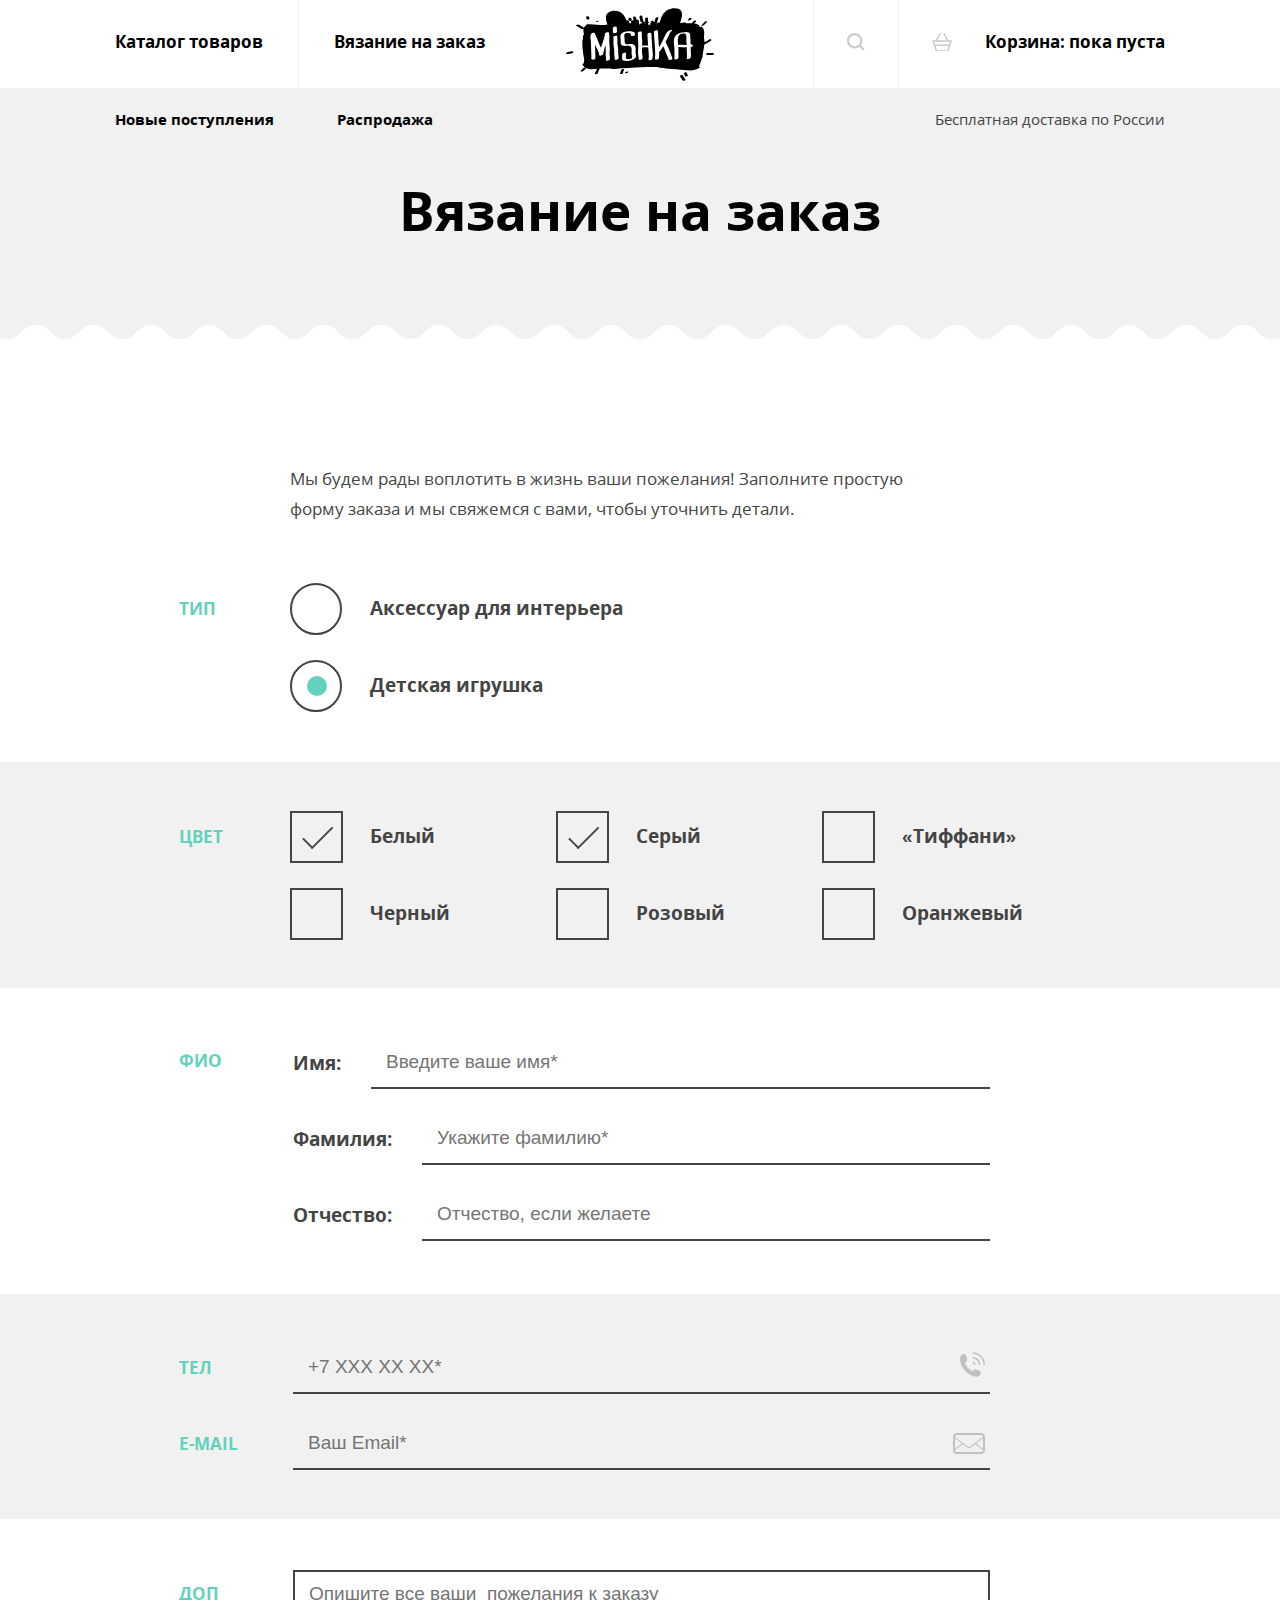
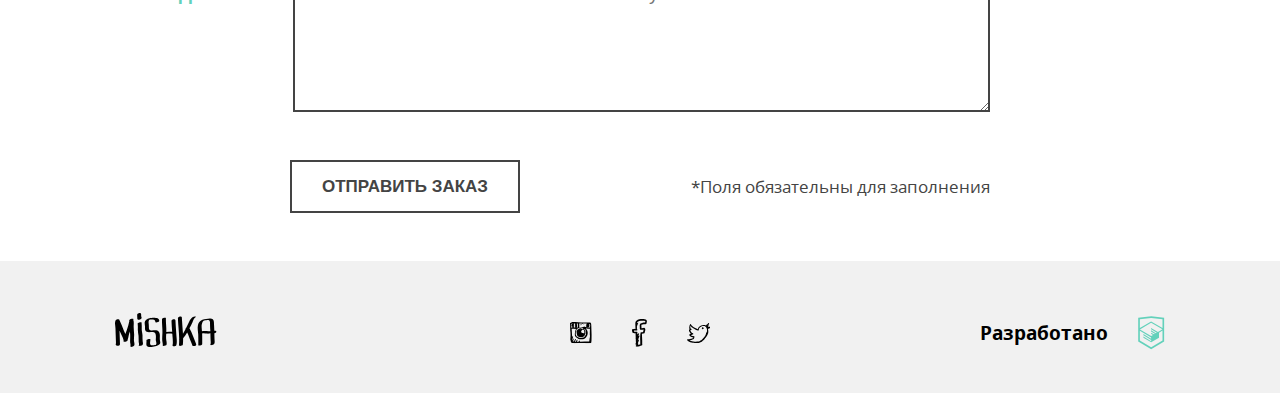
<file: form.html>
<!DOCTYPE html>
<html lang="ru">
  <head>
    <meta charset="utf-8">
    <title>HTML Academy: Мишка</title>
    <meta name="viewport" content="width=device-width,initial-scale=1">
    <meta name="format-detection" content="telephone=no">
    <link rel="stylesheet" href="css/style.min.css">
  </head>
  <body>
    <div style="display:none">
      <svg xmlns="http://www.w3.org/2000/svg" xmlns:xlink="http://www.w3.org/1999/xlink"><symbol id="icon-cart" viewbox="264.205 370.961 20.294 18.849">
  <path d="M283.75,378.19h-3.151l-3.407-6.814c-0.185-0.37-0.634-0.52-1.006-0.335 c-0.371,0.186-0.521,0.636-0.335,1.006l3.071,6.143h-9.138l3.072-6.143c0.185-0.371,0.035-0.821-0.335-1.006 c-0.37-0.185-0.821-0.035-1.006,0.335l-3.407,6.814h-3.151c-0.414,0-0.75,0.336-0.75,0.75s0.336,0.75,0.75,0.75h0.157l0.855,2.991 c-0.187,0.137-0.316,0.347-0.316,0.595c0,0.396,0.309,0.71,0.697,0.739l1.656,5.795h12.697l1.656-5.795 c0.388-0.028,0.698-0.344,0.698-0.739c0-0.249-0.129-0.459-0.316-0.596l0.854-2.991h0.157c0.414,0,0.75-0.336,0.75-0.75 S284.164,378.19,283.75,378.19z M279.569,388.311h-10.433l-1.224-4.284h12.881L279.569,388.311z M281.222,382.526h-13.739 l-0.81-2.836h15.359L281.222,382.526z"></path>
</symbol><symbol id="icon-fb" viewbox="56.519 49.996 14.962 27.718">
  <g id="facebook">
    <g>
      <path d="M68.181,55.188c1.026,0.029,1.993,0,2.681-0.3c0.391-0.818,0.556-1.854,0.619-2.989 c-0.19-0.015-0.062-0.337-0.207-0.399c-0.029-0.202-0.278-0.195-0.309-0.398c-0.277-0.165-0.457-0.422-0.723-0.598 c-0.727-0.162-1.44-0.335-2.164-0.499c-0.849,0.044-1.895-0.103-2.58,0.1c-2.619-0.04-3.997,1.12-5.259,2.392 c-0.023,0.078-0.003,0.197-0.105,0.199c-0.574,1.587-0.125,3.621-0.204,5.581c0.099,0.436,0.107,0.958,0.204,1.395 c-0.998,0.296-2.212,0.387-3.402,0.499c-0.317,0.324-0.178,1.089-0.206,1.693c0.085,0.583,0.278,1.06,0.413,1.595 c0.211,0.193,0.596,0.396,0.825,0.498c0.065,0.029,0.071,0.082,0.103,0.1c0.506,0.268,1.451,0.008,2.268,0.1 c-0.136,1.978,0.256,3.915,0,5.68c0.007,0.327,0.295,0.382,0.208,0.798c-0.001,0.963-0.067,1.99,0.208,2.69 c-0.287,0.455-0.497,0.982-0.415,1.794c0.122,0.016,0.114,0.157,0.105,0.299c-0.075,0.47,0.643,0.175,0.515,0.698 c0.162,0.456-0.428,0.184-0.413,0.498v0.896c0.53,0.285,1.462,0.182,2.268,0.199c0.908-0.419,2.188-0.479,2.785-1.196 c0.459,0.235,0.916-0.014,1.238-0.199c-0.018-0.315,0.273-0.333,0.205-0.698c-0.004-0.328-0.173-0.496-0.103-0.896V71.83 c-0.206-2.293-0.048-4.938-0.309-7.176c0.888-0.105,1.917-0.075,2.578-0.398c0.357-0.451,0.377-1.23,0.516-1.895 c0.177-0.226,0.221-0.583,0.206-0.996c0.19-0.213,0.068-0.729,0.104-1.096c-0.141-0.595-0.168-1.3-0.825-1.39 c-0.884-0.235-2.043,0.595-2.991,0.299c0.049-1.134-0.293-2.342,0-3.388C66.761,55.609,67.461,55.39,68.181,55.188z M64.363,59.971c0.117,0.254,0.254,0.486,0.414,0.698c0.079,0.022,0.203,0.003,0.205,0.101c1.192,0.056,2.199-0.069,3.096-0.299 c0,0.998-0.271,1.733-0.518,2.492c-0.662,0.045-1.467,0.3-1.958,0.198c-0.276,0.165-0.372,0.506-0.62,0.698 c-0.049,0.441,0.142,0.495,0,0.797c-0.201,0.137-0.055,0.611-0.205,0.796v1.496c0.085,0.281-0.146,0.258-0.104,0.497v3.488 c-0.085,0.281,0.146,0.258,0.104,0.498v2.989c0.063,0.271-0.132,0.791,0.103,0.896c-0.07,0.364-0.412-0.021-0.824,0.1 c-0.528,0.122-0.926,0.369-1.548,0.4c0.117-0.353,0.32-0.622,0.311-1.097c0.049-0.381-0.365-0.312-0.516-0.49 c0.193-0.644,0.562-1.117,0.722-1.793c0.197-0.515,0.714-1.298,0.31-1.794c-0.522-0.105-0.521,0.293-0.826,0.398 c-0.022,0.077-0.002,0.196-0.103,0.199c-0.023,0.077-0.003,0.196-0.103,0.199c0.01,0.12-0.151,0.062,0,0 c0.022-0.078,0.002-0.197,0.103-0.199c0.023-0.077,0.002-0.197,0.103-0.199v-0.299c0.368-0.575,0.67-1.214,0.826-1.993 c0.191-0.28,0.283-0.656,0.412-0.997c0.156-0.262,0.34-0.869,0.104-1.195c-0.517,0.033-0.796,0.295-0.93,0.697 c-0.32-0.189,0.161-0.434,0.104-0.697c0.138-0.231,0.169-0.566,0.309-0.797c0.202-0.413,0.564-1.304,0-1.596 c-0.438-0.023-0.612,0.207-0.723,0.498c-0.214,0.191-0.43,0.383-0.516,0.698c-0.373-0.07-0.143-0.727-0.206-1.097 c-0.067-0.52,0.122-0.899,0-1.195c-0.56-0.799-2.026-0.105-3.197-0.299c-0.108-0.307-0.222-0.984-0.104-1.195 c1.045-0.088,2.479,0.201,3.197-0.199c0.024-0.078,0.003-0.197,0.104-0.199c0.094-0.723-0.271-1-0.515-1.396 c0.232-0.806,0.04-2.02,0.104-2.989c0.233-0.141,0.328-0.414,0.515-0.598c0.112-0.955,0.673-1.476,0.722-2.49 c-0.273,0.001-0.607-0.055-0.619,0.199c-0.302-0.114-0.382,0.479-0.515,0.199c-0.112-0.541,0.246-0.626,0.309-0.997 c0.599-0.418,1.212-0.82,1.856-1.195c1.741-0.244,4.648-0.449,6.086,0.198c0.051,0.616-0.287,0.854-0.207,1.496h-1.546 c-1.092,0.24-1.987,0.672-2.991,0.997c-0.24,0.066-0.276,0.331-0.516,0.398c-0.036,0.396-0.225,0.646-0.311,0.996 C64.182,57.424,64.394,58.582,64.363,59.971z"></path>
    </g>
  </g>
</symbol><symbol id="icon-feature-ball" viewbox="0 0 34.373 34.373">
  <g fill="#63d1bb">
    <path d="M0.286,14.069c-0.382,2.073-0.384,4.211,0.008,6.301l4.121-3.21L0.286,14.069z"></path>
    <path d="M24.403,1.585C19.62-0.623,13.959-0.559,9.149,1.992l7.513,5.625L24.403,1.585z"></path>
    <path d="M33.901,13.175l-4.811,3.748l4.936,3.695C34.522,18.173,34.489,15.63,33.901,13.175z"></path>
    <path d="M9.209,32.414c4.844,2.534,10.724,2.65,15.73,0.113l-8.096-6.062L9.209,32.414z"></path>
    <path d="M7.914,14.433L1.681,9.767c-0.32,0.669-0.595,1.356-0.825,2.056l5.308,3.974L7.914,14.433z"></path>
    <path d="M18.593,25.102l8.336,6.242c0.277-0.191,0.551-0.391,0.82-0.601c0.318-0.248,0.625-0.505,0.92-0.771l-8.326-6.234 L18.593,25.102z"></path>
    <path d="M11.413,11.707L4.002,6.158C3.54,6.709,3.117,7.285,2.733,7.881l6.931,5.189L11.413,11.707z"></path>
    <path d="M22.093,22.375l8.092,6.059c0.471-0.544,0.904-1.112,1.297-1.701l-7.639-5.721L22.093,22.375z"></path>
    <path d="M14.913,8.98L7.196,3.203C7.003,3.341,6.812,3.482,6.623,3.629C6.227,3.938,5.849,4.261,5.487,4.597l7.676,5.747 L14.913,8.98z"></path>
    <path d="M25.592,19.649l6.972,5.221c0.33-0.662,0.615-1.341,0.855-2.033l-6.077-4.55L25.592,19.649z"></path>
    <path d="M26.448,2.706L0.88,22.626c0.233,0.698,0.513,1.386,0.839,2.059l26.52-20.663C27.667,3.541,27.068,3.102,26.448,2.706z"></path>
    <path d="M30.743,6.624c-0.301-0.386-0.614-0.754-0.939-1.106L2.786,26.567c0.262,0.402,0.542,0.797,0.843,1.183 c0.142,0.183,0.288,0.359,0.436,0.534L31.155,7.176C31.021,6.99,30.886,6.806,30.743,6.624z"></path>
    <path d="M32.298,8.999L5.552,29.838c0.544,0.501,1.114,0.962,1.708,1.382l25.962-20.228C32.959,10.314,32.651,9.648,32.298,8.999z"></path>
  </g>
</symbol><symbol id="icon-feature-flower" viewbox="8.014 4.35 31.972 37.301">
  <path fill="#63d1bb" d="M24,41.65c8.827,0,15.986-7.159,15.986-15.986C31.158,25.664,24,32.822,24,41.65z M12.641,20.78 c0,2.451,1.989,4.441,4.44,4.441c0.932,0,1.803-0.294,2.513-0.782l-0.036,0.337c0,2.451,1.99,4.441,4.441,4.441 s4.44-1.99,4.44-4.441l-0.036-0.337c0.719,0.497,1.582,0.782,2.514,0.782c2.451,0,4.44-1.99,4.44-4.441 c0-1.768-1.038-3.286-2.54-3.997c1.492-0.71,2.54-2.229,2.54-3.997c0-2.451-1.989-4.44-4.44-4.44c-0.932,0-1.803,0.293-2.514,0.781 L28.44,8.79c0-2.451-1.989-4.44-4.44-4.44s-4.441,1.99-4.441,4.44l0.036,0.337c-0.719-0.497-1.581-0.781-2.513-0.781 c-2.451,0-4.44,1.99-4.44,4.44c0,1.768,1.039,3.286,2.54,3.997C13.68,17.494,12.641,19.012,12.641,20.78z M24,12.343 c2.451,0,4.44,1.989,4.44,4.44c0,2.451-1.989,4.44-4.44,4.44s-4.441-1.99-4.441-4.44C19.559,14.332,21.549,12.343,24,12.343z  M8.014,25.664c0,8.827,7.158,15.986,15.986,15.986C24,32.822,16.842,25.664,8.014,25.664z"></path>
</symbol><symbol id="icon-feature-gift" viewbox="239.665 239.757 32.666 32.486">
  <path fill="#63d1bb" d="M242.56,272.243h12.504v-13.91H242.56V272.243z M270.742,248.623h-7.335 c0.521-0.267,0.984-0.549,1.396-0.845c1.588-1.133,2.424-2.57,2.42-3.999c0.002-1.169-0.556-2.202-1.359-2.901 c-0.805-0.704-1.869-1.119-3.016-1.121c-1.22-0.001-2.352,0.421-3.32,1.069c-1.459,0.979-2.606,2.451-3.424,4.067 c-0.039,0.079-0.078,0.157-0.115,0.236c-0.299-0.623-0.647-1.226-1.041-1.792c-0.691-0.985-1.523-1.86-2.497-2.511 c-0.97-0.646-2.103-1.069-3.322-1.069c-1.213,0.004-2.323,0.514-3.155,1.295c-0.828,0.783-1.41,1.885-1.412,3.135 c-0.002,0.73,0.211,1.494,0.649,2.188c0.552,0.872,1.424,1.628,2.633,2.248h-6.588c-0.878,0-1.591,0.712-1.591,1.59v5.897h15.396 v-7.488h1.873v7.488h15.396v-5.897C272.333,249.334,271.621,248.623,270.742,248.623 M248.38,246.284 c-0.622-0.391-1-0.785-1.22-1.135c-0.22-0.354-0.294-0.662-0.296-0.963c-0.004-0.504,0.248-1.042,0.691-1.461 c0.437-0.415,1.028-0.667,1.562-0.667h0.013c0.685,0,1.366,0.231,2.046,0.683c1.018,0.671,1.975,1.85,2.645,3.187 c0.342,0.676,0.609,1.39,0.789,2.087C251.528,247.694,249.532,247.013,248.38,246.284 M258.917,244.657 c0.557-0.797,1.21-1.466,1.887-1.916c0.68-0.451,1.362-0.683,2.047-0.683h0.006c0.574,0,1.117,0.22,1.494,0.55 c0.377,0.336,0.571,0.739,0.573,1.171c-0.004,0.512-0.272,1.259-1.467,2.132c-1.138,0.825-3.101,1.673-6.127,2.265 C257.62,246.974,258.177,245.704,258.917,244.657 M256.937,272.243h12.506v-13.91h-12.506V272.243z"></path>
</symbol><symbol id="icon-feature-heart" viewbox="47.475 50.071 33.05 27.857">
  <path fill="#63d1bb" d="M80.525,58.808c0-4.825-3.912-8.736-8.736-8.736c-3.405,0-6.348,1.951-7.789,4.793 c-1.441-2.842-4.384-4.793-7.789-4.793c-4.825,0-8.736,3.911-8.736,8.736c0,9.127,14.657,19.121,16.525,19.121 C65.869,77.929,80.525,67.979,80.525,58.808z"></path>
</symbol><symbol id="icon-feature-money" viewbox="46.212 56.834 46.575 27.332">
  <path fill="#63d1bb" d="M88.882,56.834H50.116c-2.156,0-3.904,1.749-3.904,3.905v19.521c0,2.156,1.748,3.905,3.904,3.905h38.766 c2.156,0,3.905-1.749,3.905-3.905V60.739C92.787,58.583,91.038,56.834,88.882,56.834z M49.235,81.784V59.551h40.202v22.233H49.235z"></path>
  <path fill="#63d1bb" d="M53.14,77.88h32.395V63.456H53.14V77.88z M69.5,65.354c2.936,0,5.315,2.38,5.315,5.314c0,2.936-2.379,5.314-5.315,5.314 s-5.314-2.379-5.314-5.314C64.185,67.733,66.564,65.354,69.5,65.354z"></path>
</symbol><symbol id="icon-feature-rocket" viewbox="612.532 500.386 54.156 23.183">
  <g fill="#63d1bb">
    <path d="M652.844,506.098c-3.647-0.971-7.839-1.667-12.359-1.666c-2.891,0.001-5.457,0.243-7.71,0.623l-6.784-4.668l-13.456,0.005 l5.811,6.184h8.447c-4.58,1.598-6.759,3.515-6.759,3.515l0.002,3.777c0,0,2.313,1.912,6.931,3.518l-8.623-0.005l-5.811,6.188 l13.455,0.002l6.816-4.692c2.261,0.398,4.822,0.647,7.681,0.648c4.522-0.001,8.712-0.697,12.36-1.667 c-1.176-1.775-1.915-3.743-1.918-5.877C650.93,509.842,651.665,507.871,652.844,506.098z"></path>
    <path d="M656.267,507.132c-1.284,1.605-1.969,3.25-1.965,4.84c-0.007,1.597,0.677,3.238,1.968,4.847 c6.399-2.162,10.419-4.841,10.419-4.841S662.67,509.298,656.267,507.132z"></path>
  </g>
</symbol><symbol id="icon-flag" viewbox="-11.34 -28.346 46.68 81.691">
  <g id="miu">
    <g id="Artboard-1" transform="translate(-755.000000, -443.000000)">
      <g id="slice" transform="translate(215.000000, 119.000000)">
      </g>
      <g id="editor-flag-triangle-notification-glyph">
        <path fill="#63D1BB" d="M751.439,418.545v38.9l38.9-19.451L751.439,418.545z M743.66,496.346v-81.691h3.805v81.691H743.66z"></path>
      </g>
    </g>
  </g>
  <g>
    <rect x="-11.34" y="-28.346" fill="#231F20" width="3.805" height="81.691"></rect>
  </g>
</symbol><symbol id="icon-insta" viewbox="53.115 53.19 21.769 21.334">
  <g id="instagram">
    <g>
      <path d="M74.881,65.336c-0.013-2.395-0.344-4.788-0.303-7.135c-0.023-0.788-0.086-1.535-0.152-2.278 c-0.105-0.3-0.111-0.699-0.152-1.062c-0.26-0.17-0.222-0.64-0.456-0.835c-0.423-0.233-1.201-0.114-1.744-0.22 c-0.657-0.026-1.254-0.115-1.899-0.153c-1.936-0.101-3.973-0.076-5.996-0.076c-2.001,0-3.954-0.145-5.695-0.379h-2.202 c-0.097,0.004-0.105,0.098-0.227,0.076c-0.599,0.034-1.077,0.188-1.595,0.303c-0.21,0.119-0.421,0.235-0.683,0.304 c-0.136,0.192-0.513,0.145-0.607,0.379c-0.186,0.212,0.185,0.451,0,0.607v0.911c0.173,0.13,0.027,0.58,0.075,0.835v0.987 c-0.017,1.281,0.134,2.397,0.076,3.72c0.467,2.762,0.374,6.537,0.076,9.413c0.155,0.579,0.363,1.105,0.455,1.746 c0.256,0.479,0.335,1.133,0.683,1.52c0.502,0.206,1.233,0.186,1.898,0.229c0.383,0.098,0.667,0.293,1.14,0.30 c2.843-0.21,5.496-0.154,8.427-0.229c2.704,0.24,5.802,0.188,8.275-0.228c0.195-0.134,0.128-0.529,0.228-0.76 c-0.056-0.385,0.207-0.449,0.228-0.759C74.862,70.157,74.895,67.763,74.881,65.336z M61.899,59.111 c0.757-0.153,1.48-0.341,2.429-0.304c0.71,0.076,1.287,0.283,1.897,0.456c0.116,0.184-0.243,0.547,0.153,0.684v0.076 c0.059,0.017,0.149,0.002,0.151,0.076c0.445,0.035,0.794,0.167,1.063,0.379c0.45,0.055,0.536,0.476,1.138,0.3 c-0.091,0.213-0.084,0.524-0.075,0.835c0.324,1.183,0.475,2.81,0.303,4.252c-0.164,0.163-0.215,0.442-0.303,0.683 c-0.311,0.322-0.481,0.785-0.836,1.062c-0.095,0.236-0.25,0.408-0.454,0.533c-0.116,0.213-0.206,0.452-0.457,0.53 c-0.298,0.163-0.577,0.011-0.834-0.076c-0.446,0.162-0.904,0.312-1.215,0.607c-0.816-0.096-1.648-0.175-2.43-0.304 c-0.242-0.139-0.487-0.273-0.835-0.305c-0.227-0.204-0.496-0.364-0.836-0.455c-0.101-0.127-0.337-0.118-0.455-0.229 c-0.198-0.029-0.229-0.227-0.456-0.229c-0.118-0.412-0.443-0.618-0.532-1.062c-0.226-0.331-0.308-0.805-0.455-1.215 c-0.043-1.434,0.091-2.692,0.379-3.796c0.346-0.591,0.779-1.094,1.138-1.67c0.249,0.021,0.365-0.09,0.38-0.304 c0.306,0.053,0.434-0.072,0.684-0.075C61.698,59.568,61.71,59.251,61.899,59.111z M60.229,56.378 c-0.117-0.263-0.066-0.691-0.075-1.062c-0.007-0.285,0.278-0.279,0.304-0.532c-0.003-0.074-0.093-0.059-0.152-0.076 c0.126-0.146,0.701-0.097,0.834,0c0.132,0.537-0.354,0.455-0.531,0.684c0.011,0.167,0.322,0.032,0.456,0.076 c0.029,0.854-0.059,1.496,0,2.202h-0.456c-0.007,0.234,0.229,0.226,0.456,0.228c-0.059,0.286,0.092,0.363,0.075,0.607 c-0.226,0.153-0.716,0.042-1.062,0.075C59.975,57.986,60.313,57.205,60.229,56.378z M59.546,54.784 c0.088-0.013,0.134,0.016,0.151,0.076c0.179,0.253,0.01,0.683-0.076,0.911C59.448,55.592,59.595,55.089,59.546,54.784z M59.698,56.606c-0.132-0.069-0.168-0.237-0.152-0.456C59.678,56.221,59.713,56.388,59.698,56.606z M59.698,57.973 c-0.058,0.139-0.082-0.045-0.076-0.152C59.68,57.682,59.703,57.866,59.698,57.973z M59.546,58.201 c0.175-0.024,0.084,0.219,0.228,0.227c-0.009,0.193-0.283,0.179-0.38,0.077C59.433,58.393,59.507,58.312,59.546,58.201z M57.192,56.985c0.006-0.108,0.013-0.214-0.076-0.228c-0.073-0.733,0.13-1.415,0-1.973c0.25-0.155,0.769-0.042,1.139-0.077v1.139 c-0.088,0.064-0.203,0.101-0.379,0.077c-0.054,0.28,0.324,0.131,0.379,0.304c0.008,0.853-0.056,1.777,0.152,2.429 c-0.565-0.059-0.906,0.107-1.442,0.076c0.097-0.612-0.019-1.435,0.531-1.594C57.484,56.997,57.239,57.091,57.192,56.985z M56.661,56.985c-0.204,0.021-0.217-0.534-0.077-0.607C56.912,56.384,56.833,56.879,56.661,56.985z M56.509,57.973 c0.077-0.312,0.034-0.304,0.075-0.683C56.812,57.303,56.844,58.06,56.509,57.973z M56.737,55.923 c-0.263,0.054-0.273-0.266-0.153-0.38C56.847,55.49,56.856,55.81,56.737,55.923z M56.737,54.784 c0.033,0.159-0.052,0.201-0.076,0.304c-0.176,0.023-0.084-0.219-0.229-0.229C56.457,54.757,56.623,54.797,56.737,54.784z M56.509,58.505c0.148-0.031,0.11,0.345-0.076,0.227C56.473,58.67,56.512,58.608,56.509,58.505z M55.825,54.784 c0.029,0.259-0.438,0.32-0.379,0H55.825z M54.838,54.86c-0.034,0.219-0.326,0.179-0.379,0.379 C54.245,55.069,54.543,54.771,54.838,54.86z M54.383,55.619c0.226-0.205,0.451-0.41,0.684-0.607 c-0.021-0.123,0.071-0.131,0.076-0.228h0.229c0.102,0.381-0.261,0.296-0.305,0.531c0.021,0.122-0.072,0.131-0.075,0.227 c0.02,0.335,0.121,0.588,0.075,0.988c-0.27,0.008-0.276,0.28-0.607,0.227C54.482,56.329,54.325,56.083,54.383,55.619z M54.459,58.884V57.29c0.195-0.185,0.396-0.364,0.607-0.532c0.295,0.489,0.179,1.392,0.455,1.897 C55.246,58.812,54.771,58.766,54.459,58.884z M72.68,69.968c-0.109,0.954-0.158,1.968-0.379,2.809 c-2.89,0.123-6.02,0.005-8.883,0.153c-0.199,0.045-0.273-0.031-0.229-0.229c-0.253,0-0.258,0.247-0.531,0.229 c0.201-0.336,0.438-0.898,0.151-1.291c-0.797,0.013-0.797,0.821-1.138,1.291c-0.686-0.053-1.137,0.127-1.823,0.075 c0.18-0.705,0.75-1.021,0.911-1.745c-0.395-0.55-0.989,0.138-1.214,0.455c-0.204,0.48-0.557,0.81-0.76,1.29H57.8 c0.238-0.469,0.489-0.926,0.759-1.366c0.171-0.512,0.625-0.741,0.683-1.367c-0.157-0.28-0.42-0.029-0.683,0 c-0.123,0.182-0.272,0.335-0.38,0.531c-0.232,0.376-0.501,0.714-0.684,1.14c-0.181,0.208-0.335,0.003-0.53,0.227 c-0.389,0.271-0.581,0.736-0.988,0.987c-0.174-0.06,0.039-0.356,0.153-0.38c0.045-0.181-0.096-0.55,0.075-0.607 c0.063-0.366,0.212-0.647,0.379-0.91c0.119-0.742,0.521-1.199,0.684-1.898c-0.559,0.099-0.674,0.643-0.988,0.987 c-0.212,0.445-0.542,0.772-0.683,1.291c-0.174-0.131-0.028-0.58-0.076-0.836c0.122-0.586,0.298-1.119,0.38-1.746 c0.133-0.22,0.173-0.535,0.228-0.834c0.168-0.209,0.046-0.61-0.077-0.761c-0.226,0.027-0.374,0.133-0.455,0.304 c-0.192-0.032-0.193,0.506-0.304,0.304c-0.045-2.587-0.451-4.812-0.456-7.438c0.026-0.331-0.183-0.424-0.228-0.685 c1.629,0.028,3.121,0.091,4.783,0.229c-0.089,0.139-0.199,0.257-0.304,0.379c-0.144,0.07-0.226,0.173-0.378,0.304 c-0.604,1.653-0.975,3.984-0.607,6.15c0.229,0.58,0.589,1.029,0.986,1.441c0.907,0.485,1.635,1.149,2.506,1.671 c1.701,0.361,3.84,0.369,5.541,0c0.236-0.12,0.484-0.226,0.685-0.38c1.364-1.242,2.753-2.459,2.961-4.859v-1.367 c-0.197-1.598-0.688-2.905-1.747-3.644c0.331-0.22,1.099,0.043,1.67,0.076c0.223,0.013,0.447,0.014,0.684,0 c0.408-0.024,0.928-0.055,1.443,0c0.144,0.187,0.113,0.544,0.228,0.76c-0.062,1.684-0.192,3.3-0.152,5.087 c0.103,0.454,0.127,0.986,0.229,1.441C73.046,68.209,72.9,69.126,72.68,69.968z M73.059,58.808 c-0.639-0.12-1.232-0.284-1.897-0.379c0.072-0.333,0.799-0.01,0.987-0.228c0.385-0.223,0.295-0.92,0.304-1.51 c0.032-0.348,0.114-0.644,0.076-1.063c-0.401-0.951-1.783-0.421-2.886-0.455c-0.225,0.718-0.47,1.8-0.304,2.657 c0.169,0.49,1.024,0.292,1.519,0.456c-0.14,0.332-0.688,0.057-0.987,0.076c-0.296-0.083-0.707-0.052-0.986-0.151 c-2.285,0.078-4.284,0.004-6.529,0.151c0.117-1.248,0.063-2.465-0.076-3.645h3.112c-0.344,0.364-0.912,0.507-1.29,0.835 c-0.44,0.244-0.861,0.505-1.139,0.911c0.249,0.134,0.535-0.245,0.759-0.379c0.355-0.074,0.479-0.381,0.835-0.455 c0.423-0.438,1.096-0.625,1.67-0.912c0.378-0.022,0.697,0.013,0.987,0.077c1.283,0.007,2.456,0.126,3.796,0.076 c0.614,0.145,1.45,0.069,1.974,0.304c0.107,0.298,0.231,0.579,0.305,0.911C73.297,57.071,73.14,57.901,73.059,58.808z M67.214,55.088C67.324,55.041,67.205,54.996,67.214,55.088L67.214,55.088z M67.214,55.088c-0.529,0.154-1.019,0.348-1.367,0.682 C66.331,55.572,66.906,55.464,67.214,55.088z M68.276,55.695C68.387,55.648,68.269,55.604,68.276,55.695L68.276,55.695z M66.53,56.606c0.727-0.158,1.181-0.591,1.746-0.911c-0.437,0.019-0.592,0.32-0.987,0.379 C67.074,56.291,66.689,56.334,66.53,56.606z M65.847,55.771C65.736,55.818,65.854,55.863,65.847,55.771L65.847,55.771z M65.164,56.378C65.274,56.332,65.156,56.286,65.164,56.378L65.164,56.378z M65.089,56.454c0.063,0.014,0.07-0.03,0.075-0.076 C65.1,56.364,65.092,56.408,65.089,56.454z M65.012,56.53c0.064,0.014,0.072-0.03,0.077-0.076 C65.022,56.441,65.017,56.483,65.012,56.53z M64.178,57.138c0.346-0.134,0.613-0.348,0.834-0.607 C64.664,56.664,64.397,56.878,64.178,57.138z M66.454,58.125c0.533-0.049,0.749-0.416,1.215-0.531 c0.284-0.298,0.784-0.381,0.987-0.76c-0.56,0.023-0.766,0.399-1.216,0.531C67.156,57.662,66.689,57.778,66.454,58.125z M64.178,57.138C63.861,57.064,64.162,57.365,64.178,57.138L64.178,57.138z M63.645,57.517c0.021,0.021,0.115-0.037,0.076-0.077 C63.7,57.42,63.605,57.478,63.645,57.517z M66.454,58.125C66.344,58.172,66.461,58.216,66.454,58.125L66.454,58.125z M65.314,59.946c-0.223-0.231-0.676-0.233-0.986-0.379c-0.697-0.038-1.223,0.093-1.746,0.229c-0.304,0.151-0.607,0.304-0.91,0.454 c-0.266,0.166-0.444,0.417-0.76,0.532c-0.205,0.225-0.352,0.51-0.684,0.607c-0.004,0.223-0.173,0.281-0.304,0.379 c-0.089,0.115-0.094,0.312-0.227,0.381c-0.007,0.12,0.036,0.29-0.076,0.303c0.108,1.512,0.291,2.948,0.683,4.177 c0.287,0.623,0.975,0.846,1.442,1.29c0.589,0.297,1.328,0.444,2.126,0.531c0.277-0.052,0.553-0.105,0.911-0.076 c1.209-0.209,2.098-0.736,2.81-1.441c0.1-0.281,0.252-0.508,0.455-0.684c-0.254-0.671,0.293-1.098,0.455-1.59 c0.002-1.344-0.201-2.48-0.607-3.415c-0.256-0.579-0.92-0.751-1.366-1.139c-0.059-0.018-0.15-0.003-0.151-0.077 C66.11,59.892,65.646,59.789,65.314,59.946z M61.899,64.273c-0.113-0.063-0.109-0.244-0.152-0.379 C62.003,63.816,61.865,64.131,61.899,64.273z M61.975,64.578c0.041-0.117,0.079-0.006,0.076,0.075 C62.011,64.771,61.972,64.658,61.975,64.578z M62.431,62.527c0.015-0.086,0.075-0.042,0.075,0 C62.492,62.614,62.431,62.57,62.431,62.527z M64.101,60.402c-0.203,0.258,0.041,0.576,0.077,0.836 C63.873,61.199,63.604,60.351,64.101,60.402z M64.48,64.35c-0.04-0.038,0.055-0.097,0.076-0.076 C64.596,64.312,64.502,64.371,64.48,64.35z M65.239,67.234c0.034-0.109,0.066,0.008,0.152,0 C65.373,67.331,65.241,67.311,65.239,67.234z M67.44,64.653c-0.233-0.057-0.145,0.208-0.379,0.152 c0.069-0.159,0.118-0.338,0.229-0.455C67.424,64.369,67.462,64.48,67.44,64.653z M66.303,60.857 c0.211,0.119,0.441,0.217,0.606,0.381c0.085,0.219,0.243,0.363,0.38,0.529c0.058,0.778,0.179,1.492,0.151,2.354 c-0.257,0.099-0.438,0.271-0.683,0.381c-0.78-0.006-1.358-0.212-1.897-0.456c-0.171-0.259-0.355-0.505-0.532-0.759v-1.062 c0.17-0.185,0.319-0.391,0.456-0.607c0.228-0.127,0.508-0.201,0.454-0.607c-0.038-0.062-0.078-0.124-0.075-0.229 c0.158,0.045,0.245,0.159,0.379,0.229C65.865,61.028,65.952,60.811,66.303,60.857z"></path>
      </g>
    </g>
  </symbol><symbol id="icon-interior" viewbox="-259.404 -19.675 40.219 62.411">
  <g>
    <path d="M-244.227,18.283c-0.286,0.966-0.245,2.191,0.027,3.639c0.494,2.635,1.687,6.041,2.358,9.67h5.062 c0.696-3.641,1.949-7.05,2.471-9.683c0.287-1.445,0.33-2.66,0.041-3.617c-0.275-0.899-0.89-1.618-2.021-2.303h-5.997 C-243.361,16.668-243.96,17.38-244.227,18.283z"></path>
    <path d="M-232.395,38.278h-13.799c-1.293,0-2.299,0.976-2.299,2.229v2.229h2.299h13.799h2.299v-2.229 C-230.096,39.254-231.102,38.278-232.395,38.278z"></path>
    <path d="M-225.262-17.446h-11.732c0-1.244-1.015-2.229-2.3-2.229c-1.283,0-2.3,0.985-2.3,2.229h-11.737l-6.073,25.517 c0.794-0.461,1.589-0.992,2.632-0.992c1.359,0,2.243,0.818,2.924,1.375c0.682,0.557,1.162,0.849,1.447,0.849 c0.292,0.001,0.769-0.287,1.451-0.836c0.681-0.548,1.564-1.358,2.915-1.358c1.349,0,2.237,0.806,2.919,1.354 c0.684,0.549,1.161,0.84,1.451,0.84c0.146,0,0.338-0.073,0.58-0.214c0.242-0.141,0.53-0.353,0.872-0.626 c0.512-0.411,1.139-0.967,1.99-1.218c0.284-0.085,0.593-0.136,0.93-0.136c1.347,0,2.238,0.805,2.92,1.354 c0.683,0.548,1.159,0.84,1.451,0.84c0.287-0.002,0.766-0.296,1.445-0.85c0.684-0.554,1.571-1.367,2.925-1.367 c1.356,0,2.239,0.817,2.919,1.371c0.342,0.276,0.631,0.489,0.872,0.631c0.24,0.143,0.431,0.214,0.575,0.214 c0.288,0,0.762-0.293,1.442-0.854c0.68-0.559,1.567-1.384,2.929-1.384c1.044,0,1.839,0.533,2.632,0.997L-225.262-17.446z"></path>
    <path d="M-235.881,33.82h-6.864c-0.657,0-1.15,0.479-1.15,1.115c0,0.635,0.493,1.113,1.15,1.113h6.9c0.655,0,1.15-0.479,1.15-1.113 c0-0.636-0.495-1.115-1.15-1.115H-235.881z"></path>
    <path d="M-239.295,9.336c-0.146,0-0.338,0.074-0.58,0.213c-0.157,0.094-0.37,0.261-0.57,0.41v3.731h2.299V9.959 C-238.651,9.581-239.054,9.336-239.295,9.336z"></path>
  </g>
</symbol><symbol id="icon-left-arrow" viewbox="0 0 50 26.003">
  <polygon points="50,11.002 7.659,11.002 15.833,2.828 13.005,0 0,12.998 0.003,13.001 0,13.005 13.005,26.003 15.833,23.175 7.661,15.002 50,15.002 "></polygon>
</symbol><symbol id="icon-logo-footer" viewbox="0 0 101.615 34.056">
  <g>
    <path d="M19.135,21.495c-0.083-2.683-0.51-5.347-0.475-8.035c0.028-2.174,0.389-4.41-0.36-6.495 c0.047-0.237,0.096-0.473,0.14-0.711c0.193-1.045-3.271-0.492-3.813,0.464c-0.343,0.28-0.519,0.615-0.375,0.957 c0.037,0.086,0.069,0.174,0.102,0.261c-0.656,3.204-1.57,6.306-2.621,9.412c-0.402,1.188-0.888,2.349-1.298,3.533 c-0.582-1.104-1.169-2.194-1.643-3.377C7.418,14.071,6.18,10.602,4.505,7.298C4.695,5.77,1.301,5.93,0.632,7.33 c-0.809,1.694-0.705,3.403-0.438,5.214c0.3,2.042,0.353,4.05,0.377,6.111c0.047,3.976,0.358,7.943,0.417,11.919 c-0.354,0.395-0.461,0.881-0.091,1.375c0.162,0.216,0.361,0.382,0.571,0.549c0.904,0.724,3.5,0.107,3.496-1.271 c-0.014-4.123-0.312-8.238-0.42-12.358c-0.011-0.404-0.018-0.807-0.024-1.21c0.057,0.145,0.114,0.29,0.171,0.434 c0.64,1.604,1.31,3.163,2.185,4.654c0.868,1.478,1.303,3.064,1.803,4.677c-0.189,0.217-0.303,0.462-0.233,0.708 c-0.039,0.18,0.07,0.292,0.251,0.36c0.639,0.548,1.841,0.274,2.509-0.007c0.287-0.121,0.561-0.261,0.826-0.424 c0.345-0.212,0.883-0.679,0.729-1.159c-0.03-0.093-0.058-0.186-0.087-0.279c0.47-1.27,0.709-2.589,0.965-3.93 c0.272-1.428,0.782-2.78,1.295-4.133c0.052,0.619,0.106,1.238,0.156,1.855c0.204,2.554,0.033,5.072,0.007,7.626 c-0.008,0.847,0.054,1.633,0.219,2.461c0.068,0.343,0.367,1.808,0.281,1.887c-0.611,0.564-0.433,1.257,0.385,1.437 c0.915,0.201,2.081-0.105,2.77-0.742c1.198-1.106,0.632-2.845,0.361-4.241C18.661,26.501,19.208,23.879,19.135,21.495z"></path>
    <path d="M27.499,22.17c-0.074-1.988-0.765-3.862-0.774-5.872c-0.011-2.305,0.181-4.593-0.155-6.886 c-0.106-0.725-4.056,0.1-3.917,1.05c0.309,2.11,0.197,4.229,0.159,6.354c-0.037,2.044,0.468,3.898,0.73,5.904 c0.269,2.054-0.084,4.157,0.149,6.213c0.109,0.962,0.75,2.743,0.089,3.58c-0.42,0.532,1.469,0.342,1.553,0.326 c0.769-0.142,1.793-0.392,2.304-1.038c0.653-0.828,0.196-2.426,0.053-3.357C27.374,26.385,27.576,24.249,27.499,22.17z"></path>
    <path d="M43.828,18.851c-2.062-2.784-5.889-0.78-8.561-1.54c-1.377-0.392-1.395-2.271-1.392-3.396 c0.004-1.426-0.114-2.732-0.273-4.146c-0.119-1.052-0.024-2.121,0.746-2.904c0.142-0.144,0.859-0.336,0.81-0.339 c0.354-0.061,0.676-0.076,1.067-0.093c1.549-0.066,4.613,0.232,4.019,2.483c-0.266,1.01,3.596,0.431,3.877-0.637 c1.213-4.598-7.284-3.714-9.686-3.078C32.225,5.789,29.787,7.047,29.66,9.6c-0.061,1.219,0.273,2.379,0.325,3.587 c0.061,1.39-0.198,2.776,0.289,4.118c1.082,2.982,5.52,1.576,7.778,1.745c3.845,0.287,2.697,5.469,2.748,7.883 c0.027,1.288,1.181,3.429,0.211,4.507c-0.595,0.662-1.982,0.699-2.792,0.768c-0.813,0.068-2.201,0.312-2.742-0.461 c-0.993-1.418,0.091-3.799-0.121-5.425c-0.121-0.924-4.066-0.095-3.917,1.05c0.342,2.627-1.399,6.145,2.402,6.596 c2.441,0.289,5.191-0.161,7.5-0.928c1.196-0.396,2.307-0.942,3.243-1.793c1.035-0.941,0.694-2.348,0.417-3.547 C44.324,24.782,45.732,21.421,43.828,18.851z"></path>
    <path d="M61.155,18.662c-0.122-3.777-0.69-7.513-0.706-11.297c-0.008-1.971-3.963-1.305-3.957,0.343 c0.015,3.608,0.497,7.167,0.682,10.764c0.004,0.074,0.008,0.147,0.013,0.221c-1.949-0.018-3.899,0.177-5.853,0.246 c0.201-4.633-0.611-9.227-0.435-13.857c0.022-0.582-3.874-0.09-3.917,1.049c-0.171,4.475,0.587,8.915,0.453,13.392 c-0.064,2.136-0.245,4.264-0.259,6.402c-0.007,1.095,0.171,2.183,0.329,3.263c0.146,0.999,0.484,2.331,0.182,3.318 c-0.237,0.772,3.561,0.29,3.862-0.694c0.544-1.778-0.222-4.039-0.405-5.839c-0.175-1.725-0.039-3.499,0.083-5.248 c2.03-0.13,4.059-0.297,6.08-0.012c0.09,1.378,0.196,2.754,0.322,4.134c0.105,1.157,0.179,2.313,0.196,3.475 c0.015,1.019,0.142,2.496-0.221,3.461c-0.773,2.057,3.15,1.889,3.723,0.364c0.703-1.87,0.502-4.199,0.383-6.164 C61.562,23.54,61.233,21.109,61.155,18.662z"></path>
    <path d="M78.087,23.136c-0.939-2.758-2.373-5.177-3.616-7.797c1.001-1.949,2.018-3.898,2.932-5.888 c0.831-1.808,1.446-3.819,3.08-5.092c0.574-0.447,0.55-0.896-0.255-0.951c-0.875-0.061-2.064,0.192-2.77,0.742 c-1.485,1.158-2.427,2.563-3.201,4.268c-0.932,2.051-1.896,4.063-2.914,6.075c-0.074,0.147-0.149,0.295-0.224,0.443 c-0.49,0.315-0.785,0.762-0.639,1.266c-0.792,1.563-1.6,3.117-2.499,4.61c-0.299-5.534-0.955-11.061-1.15-16.6 c-0.045-1.27-3.971-0.479-3.917,1.049c0.243,6.868,1.219,13.719,1.286,20.587c-0.016,0.017-0.031,0.034-0.047,0.051 c-0.301,0.308-0.19,0.494,0.051,0.602c0.002,1.75-0.059,3.501-0.209,5.254c-0.472,0.745,0.463,1.139,1.084,1.139 c0.032,0,0.064,0,0.096,0c0.739,0,2.626-0.35,2.718-1.364c0.191-2.1,0.251-4.196,0.232-6.291c1.59-1.715,2.89-3.63,4.055-5.635 c0.759,1.48,1.482,2.972,1.989,4.582c0.861,2.741,2.299,5.261,3.131,8.014c0.544,1.806,4.457,0.738,3.917-1.049 C80.388,28.398,79.013,25.854,78.087,23.136z"></path>
    <path d="M101.59,18.501c-0.21-0.832-1.372-0.849-2.271-0.77c-0.012-0.335-0.02-0.671-0.036-1.006 c-0.125-2.661-0.165-5.379-0.392-8.032c-0.209-2.458-1.585-3.337-3.972-3.247c-2.416,0.092-5.229,0.527-7.482,1.403 c-2.607,1.014-4.058,2.935-4.559,5.681c-0.549,3.014,0.24,6.219,0.373,9.246c0.154,3.503,0.066,7.014,0.062,10.519 c0,0.573,3.916,0.031,3.917-1.049c0.003-2.776,0.042-5.551,0-8.327c-0.013-0.818-0.051-1.632-0.102-2.444 c1.369-0.593,3.687,0.012,5.05,0.141c1.107,0.104,2.169-0.166,3.244-0.292c0.021,2.312,0.107,4.635,0.202,6.944 c0.049,1.184,0.477,3.53-0.354,4.511c-0.437,0.516,1.48,0.343,1.555,0.33c0.793-0.146,1.761-0.401,2.303-1.041 c0.949-1.12,0.456-3.79,0.401-5.126c-0.078-1.91-0.102-3.824-0.141-5.737C100.542,20.058,101.805,19.351,101.59,18.501z M86.972,18.351c-0.103-1.245-0.217-2.49-0.303-3.743c-0.16-2.331,0.117-5.583,2.29-6.999c0.58-0.379,1.675-0.315,2.354-0.438 c0.97-0.176,1.956-0.389,2.829,0.19c1.21,0.802,0.912,3.657,0.911,4.869c-0.003,2.005,0.207,4.001,0.31,6.003 c-0.552,0.055-1.111,0.089-1.683,0.076C91.394,18.256,89.136,17.896,86.972,18.351z"></path>
    <path d="M24.108,6.7c0.521-0.05,1.045-0.226,1.477-0.524c0.085-0.072,0.171-0.144,0.256-0.216c0.52-0.335,0.972-0.827,0.728-1.361 c-0.504-1.105-0.423-2.231-0.416-3.414c0.006-0.958-0.963-1.246-1.781-1.174c-0.723,0.063-2.168,0.581-2.175,1.52 c-0.006,0.993-0.071,2.016,0.109,2.992c-0.047,0.113-0.074,0.239-0.104,0.355c-0.055,0.212,0.016,0.42,0.142,0.59 c0,0.045,0.002,0.089,0.002,0.134c0.005,0.112,0.01,0.224,0.015,0.335c0.073,0.232,0.216,0.409,0.429,0.53 C23.178,6.7,23.668,6.742,24.108,6.7z"></path>
  </g>
</symbol><symbol id="icon-mail" viewbox="0 0 32 32">
  <path id="mail" d="M28,5H4C1.791,5,0,6.792,0,9v13c0,2.209,1.791,4,4,4h24c2.209,0,4-1.791,4-4V9 C32,6.792,30.209,5,28,5z M2,10.25l6.999,5.25L2,20.75V10.25z M30,22c0,1.104-0.898,2-2,2H4c-1.103,0-2-0.896-2-2l7.832-5.875 l4.368,3.277c0.533,0.397,1.166,0.6,1.8,0.6c0.633,0,1.266-0.201,1.799-0.6l4.369-3.277L30,22L30,22z M30,20.75l-7-5.25l7-5.25 V20.75z M17.199,18.602c-0.35,0.263-0.763,0.4-1.199,0.4s-0.851-0.139-1.2-0.4L10.665,15.5l-0.833-0.625L2,9.001V9 c0-1.103,0.897-2,2-2h24c1.102,0,2,0.897,2,2L17.199,18.602z"></path>
</symbol><symbol id="icon-map-pin" viewbox="0 0 66 100.801">
  <path fill="#FFFFFF" d="M56.334,9.228c-12.892-12.305-33.773-12.305-46.667,0c-12.891,12.297-12.891,32.248,0,44.542 c0,0,23.318,21.832,23.318,47.031c0-25.199,23.343-47.031,23.343-47.031C69.225,41.476,69.225,21.525,56.334,9.228z"></path>
  <path fill="#6BC6B3" d="M47.036,45.522c-0.636-3.277,0.13-6.947,0.027-10.284c-0.115-3.755-0.713-7.485-0.665-11.246 c0.039-3.044,0.545-6.173-0.503-9.091c0.065-0.332,0.134-0.662,0.195-0.995c0.271-1.463-4.577-0.689-5.338,0.649 c-0.479,0.393-0.726,0.861-0.523,1.339c0.051,0.121,0.097,0.243,0.142,0.365c-0.917,4.485-2.197,8.827-3.668,13.174 c-0.563,1.663-1.244,3.288-1.817,4.946c-0.814-1.545-1.638-3.071-2.3-4.728c-1.922-4.805-3.656-9.661-6-14.285 c0.266-2.14-4.484-1.916-5.421,0.044c-1.132,2.371-0.986,4.763-0.613,7.299c0.42,2.858,0.494,5.668,0.528,8.554 c0.066,5.566,0.502,11.119,0.584,16.684c-0.496,0.552-0.646,1.233-0.127,1.924c0.226,0.302,0.505,0.535,0.799,0.769 c1.265,1.013,4.899,0.15,4.893-1.779c-0.02-5.771-0.437-11.531-0.589-17.299c-0.015-0.565-0.025-1.129-0.034-1.694 c0.08,0.203,0.159,0.406,0.24,0.607c0.896,2.245,1.833,4.427,3.059,6.514c1.214,2.068,1.824,4.289,2.523,6.547 c-0.265,0.303-0.423,0.647-0.326,0.991c-0.055,0.251,0.099,0.409,0.352,0.504c0.894,0.766,2.578,0.383,3.513-0.01 c0.4-0.168,0.785-0.364,1.155-0.593c0.483-0.297,1.236-0.95,1.021-1.622c-0.041-0.13-0.081-0.26-0.121-0.391 c0.657-1.776,0.992-3.625,1.352-5.5c0.381-2,1.095-3.892,1.812-5.786c0.073,0.867,0.149,1.732,0.219,2.597 c0.285,3.575,0.046,7.099,0.011,10.674c-0.013,1.186,0.074,2.287,0.306,3.445c0.096,0.479,0.514,2.53,0.394,2.642 c-0.855,0.79-0.606,1.759,0.539,2.011c1.279,0.281,2.912-0.148,3.877-1.039C48.207,49.911,47.414,47.479,47.036,45.522z"></path>
</symbol><symbol id="icon-menu-close" viewbox="0 0 20.514 20.512">
  <polygon fill="#231F20" points="20.513,1.414 19.099,0 10.256,8.842 1.414,0 0,1.414 8.842,10.256 0,19.098 1.414,20.512 10.256,11.67 19.099,20.512 20.513,19.098 11.671,10.256 "></polygon>
</symbol><symbol id="icon-menu-open" viewbox="0 0 19.958 14">
  <rect fill="#231F20" width="19.958" height="2"></rect>
  <rect y="6" fill="#231F20" width="19.958" height="2"></rect>
  <rect y="12" fill="#231F20" width="19.958" height="2"></rect>
</symbol><symbol id="icon-phone" viewbox="0 0 24.829 24.333">
  <g>
    <g id="UrwUhy_2_">
      <g>
        <path d="M17.321,24.333c-0.371,0-0.744,0-1.115,0c-4.904-0.58-8.497-2.857-11.11-5.772C2.473,15.637,0.402,11.875,0,6.817 c0-0.453,0-0.906,0-1.358c0.091-0.921,0.544-1.55,1.067-2.086c0.65-0.666,1.63-1.522,2.522-1.553 c0.659-0.022,1.78,0.451,2.232,1.066c0.388,0.53,0.595,1.59,0.775,2.378c0.185,0.797,0.6,1.95,0.485,2.717 C6.905,9.177,5.317,9.684,4.85,10.553c1.551,3.721,4.089,6.456,7.472,8.345c0.847-0.465,1.595-1.864,2.767-1.892 c0.428-0.012,0.972,0.209,1.406,0.34c0.477,0.143,0.891,0.326,1.311,0.484c0.705,0.266,1.957,0.621,2.378,1.213 c0.433,0.61,0.681,1.608,0.581,2.231C20.571,22.508,18.538,23.877,17.321,24.333z"></path>
      </g>
    </g>
    <path d="M12.529,1.528c5.949,0,10.771,4.822,10.771,10.771h1.529C24.829,5.507,19.323,0,12.529,0V1.528z"></path>
    <path d="M12.529,9.327v1.552c0.785,0,1.421,0.636,1.421,1.42h1.553C15.502,10.657,14.172,9.327,12.529,9.327z"></path>
    <path d="M12.529,6.246c3.345,0,6.056,2.71,6.056,6.054h1.588c0-4.22-3.422-7.641-7.644-7.641V6.246z"></path>
  </g>
</symbol><symbol id="icon-play" viewbox="247.3 382.56 100.678 76.891">
  <g>
    <g>
      <path fill="#63D1BB" d="M344.255,400.708c0,0-0.92-7.008-3.785-10.078c-3.632-4.041-7.674-4.066-9.541-4.297 c-13.326-1.023-33.303-1.023-33.303-1.023h-0.051c0,0-19.978,0-33.304,1.023c-1.867,0.23-5.908,0.256-9.54,4.297 c-2.84,3.096-3.786,10.078-3.786,10.078s-0.896,8.211-0.896,16.422v7.699c0,8.21,0.947,16.421,0.947,16.421 s0.921,7.009,3.785,10.078c3.632,4.041,8.364,3.913,10.487,4.349c7.622,0.767,32.356,1.022,32.356,1.022 s20.003-0.025,33.329-1.048c1.867-0.23,5.908-0.256,9.54-4.298c2.84-3.069,3.786-10.078,3.786-10.078s0.946-8.21,0.946-16.421 v-7.699C345.202,408.919,344.255,400.708,344.255,400.708z"></path>
      <path fill="#FFFFFF" d="M297.614,459.449h-0.016c-1.015-0.011-24.946-0.266-32.604-1.037l-0.14-0.014l-0.137-0.028 c-0.271-0.056-0.668-0.107-1.126-0.167c-2.503-0.328-7.159-0.938-10.839-5.019c-3.354-3.616-4.377-10.771-4.483-11.576 l-0.005-0.043c-0.039-0.342-0.965-8.463-0.965-16.736v-7.699c0-8.266,0.875-16.378,0.912-16.72l0.009-0.071 c0.108-0.802,1.155-7.928,4.474-11.557c3.996-4.439,8.531-4.899,10.712-5.121c0.192-0.02,0.37-0.037,0.529-0.058l0.126-0.013 c13.277-1.019,33.312-1.031,33.514-1.031h0.051c0.201,0,20.236,0.013,33.514,1.031l0.126,0.013 c0.159,0.021,0.337,0.038,0.529,0.058c2.179,0.221,6.71,0.682,10.704,5.112c3.354,3.616,4.377,10.771,4.483,11.577l0.005,0.043 c0.039,0.342,0.965,8.459,0.99,16.753v7.708c0,8.273-0.926,16.395-0.965,16.736l-0.007,0.053 c-0.108,0.805-1.156,7.953-4.478,11.562c-3.994,4.435-8.527,4.896-10.707,5.117c-0.193,0.02-0.371,0.037-0.53,0.057l-0.126,0.013 c-13.276,1.02-33.334,1.057-33.535,1.058L297.614,459.449L297.614,459.449z M265.67,452.952 c7.477,0.729,31.216,0.989,31.968,0.997c0.657-0.001,20.135-0.049,33.047-1.036c0.178-0.021,0.371-0.041,0.58-0.062 c1.836-0.186,4.608-0.468,7.186-3.335l0.026-0.029c1.825-1.974,2.853-6.928,3.075-8.552c0.059-0.514,0.926-8.358,0.926-16.08 v-7.699c-0.023-7.76-0.896-15.627-0.951-16.109c-0.32-2.382-1.434-6.789-3.066-8.539l-0.035-0.038 c-2.577-2.868-5.351-3.149-7.186-3.336c-0.209-0.021-0.402-0.041-0.58-0.062c-13.066-0.998-32.834-1.011-33.033-1.011h-0.051 c-0.198,0-19.967,0.013-33.033,1.011c-0.177,0.021-0.371,0.041-0.58,0.062c-1.835,0.187-4.607,0.468-7.186,3.336l-0.019,0.021 c-1.828,1.993-2.855,6.924-3.082,8.552c-0.062,0.591-0.875,8.399-0.875,16.089v7.699c0,7.749,0.871,15.598,0.926,16.083 c0.32,2.381,1.433,6.789,3.066,8.539l0.035,0.039c2.322,2.584,5.303,2.975,7.479,3.259 C264.788,452.812,265.246,452.872,265.67,452.952z"></path>
    </g>
  </g>
  <g>
    <polygon fill="#FFFFFF" points="285.733,403.138 285.733,438.846 315.48,420.992 	"></polygon>
  </g>
</symbol><symbol id="icon-right-arrow" viewbox="0 0 50 26.003">
  <polygon points="0,11.002 42.341,11.002 34.166,2.828 36.995,0 50,12.998 49.996,13.001 50,13.005 36.995,26.003 34.166,23.175 42.339,15.002 0,15.002 "></polygon>
</symbol><symbol id="icon-search" viewbox="-0.8 -0.8 17.6 17.6">
  <path d="M16.47,14.93l-3.415-3.415C14.02,10.226,14.6,8.634,14.6,6.899c0-4.253-3.447-7.699-7.7-7.699 S-0.8,2.646-0.8,6.899s3.446,7.7,7.699,7.7c1.734,0,3.326-0.58,4.613-1.546l3.417,3.416c0.203,0.202,0.418,0.33,0.771,0.33 c0.607,0,1.1-0.492,1.1-1.1C16.8,15.459,16.739,15.2,16.47,14.93z M1.399,6.899c0-3.038,2.462-5.5,5.5-5.5s5.5,2.462,5.5,5.5 s-2.462,5.5-5.5,5.5S1.399,9.938,1.399,6.899z"></path>
</symbol><symbol id="icon-tick" viewbox="0 0 32.666 22.742">
  <polygon points="32.666,1.414 31.252,0 11.338,19.914 1.414,9.989 0,11.403 9.924,21.328 9.924,21.328 11.338,22.742 11.338,22.742 11.339,22.742 12.753,21.328 12.752,21.328 "></polygon>
</symbol><symbol id="icon-toy" viewbox="226.001 226.19 60 59.62">
  <path d="M226.001,269.871l27.438,15.934v-23.346l-27.438-15.94V269.871z M277.347,238.627v2.453 c0,1.817-3.458,3.29-7.73,3.29c-4.266,0-7.727-1.473-7.727-3.29v-4.059h0.024c0.26,1.714,3.604,3.073,7.702,3.073 c4.272,0,7.729-1.474,7.729-3.285c0-1.819-3.457-3.289-7.729-3.289c-0.339,0-0.675,0.01-1.002,0.03l-4.975-2.888v3.086 c0,1.817-3.454,3.29-7.723,3.29c-2.683,0-5.045-0.583-6.433-1.467c-0.196-0.203-0.439-0.401-0.732-0.586 c-0.363-0.381-0.565-0.797-0.565-1.236v-2.986l-4.807,2.792c-0.347-0.017-0.696-0.033-1.054-0.033c-4.267,0-7.727,1.469-7.727,3.289 c0,1.811,3.46,3.285,7.727,3.285c4.099,0,7.446-1.358,7.705-3.073h0.022v4.059c0,1.817-3.455,3.29-7.727,3.29 c-4.267,0-7.727-1.473-7.727-3.29v-2.42l-5.952,3.452l27.531,15.986l27.351-15.882L277.347,238.627z M263.703,248.793 c0,1.817-3.46,3.287-7.727,3.287c-4.269,0-7.729-1.47-7.729-3.287v-4.059h0.024c0.26,1.715,3.603,3.076,7.705,3.076 c4.101,0,7.443-1.361,7.705-3.076h0.021V248.793L263.703,248.793z M258.558,262.666v23.144L286,269.871v-23.144L258.558,262.666z  M255.917,232.762c4.269,0,7.723-1.47,7.723-3.286c0-1.814-3.454-3.287-7.723-3.287c-4.27,0-7.729,1.472-7.729,3.287 C248.187,231.292,251.647,232.762,255.917,232.762"></path>
</symbol><symbol id="icon-twitter" viewbox="52.253 53.771 23.494 20.168">
  <g id="twitter">
    <g>
      <path d="M75.706,57.855c-0.227-0.366-0.909-0.277-1.407-0.371h-1.112c0.142-0.353,0.343-0.646,0.52-0.963 c0.056-0.438,0.254-0.734,0.223-1.26c0.129-0.167,0.176-0.417,0.296-0.593c0.104-0.144,0.242-0.477,0.074-0.667 c-0.051-0.221-0.295-0.249-0.593-0.222c-0.088,0.036-0.169,0.079-0.222,0.148c-0.448,0.433-0.778,1.014-1.261,1.408 c-0.009,0.008-0.062,0-0.074,0c-0.087,0.005-0.033,0.046-0.075,0.074c-0.146,0.098-0.257,0.152-0.369,0.223 c-0.284,0.176-0.547,0.445-0.891,0.519c-0.529-0.211-1.156-0.326-1.852-0.37c-1.157,0.102-2.303,0.215-3.038,0.741 c-0.911,0.35-1.477,1.042-2.149,1.63c-0.049,0.32-0.342,0.398-0.37,0.741c-0.005,0.045-0.012,0.088-0.073,0.074 c0.043,0.241-0.051,0.345-0.074,0.519c-0.001,0.133,0.199,0.431,0,0.52c-0.822-0.12-1.485-0.63-2.149-0.964 c-0.718-0.36-1.468-0.604-2.074-1.111c-0.716-0.322-1.26-0.816-1.778-1.334c-0.208-0.312-0.542-0.496-0.667-0.89 c-0.379-0.164-0.175-0.912-0.741-0.889c-0.315-0.043-0.345,0.199-0.444,0.37c-0.07,0.227-0.361,0.232-0.371,0.519 c-0.004,0.046-0.011,0.088-0.074,0.075c-0.17,1.089-0.527,1.992-0.519,3.26c0.129,0.415,0.35,0.738,0.593,1.038 c-0.418,0.051-0.716,0.222-0.89,0.519c-0.06,1.073,0.378,1.647,0.742,2.297c0.134,0.384,0.352,0.685,0.593,0.963 c0.017,0.229,0.206,0.288,0.296,0.445c0.019,0.105,0.123,0.125,0.149,0.223c-0.04,0.105,0.289,0.18,0.073,0.221 c-0.413,0.131-1.016,0.07-1.259,0.371c-0.109,0.279-0.109,0.833,0,1.111c0.034,0.237,0.282,0.262,0.296,0.519 c0.499,0.417,1.082,0.747,1.631,1.112c0.574,0.166,1.211,0.271,1.852,0.37c-0.102,0.343-0.338,0.551-0.593,0.741 c-0.78,0.381-1.849,0.474-2.742,0.74c-0.555,0.038-0.956,0.23-1.556,0.223c-0.333,0.127-0.854,0.075-1.112,0.223 c-0.122,0.068-0.102,0.096-0.222,0.221c-0.134,0.412,0.111,0.74,0.444,0.89c-0.005,0.253,0.219,0.276,0.371,0.371 c0.089,0.183,0.254,0.29,0.445,0.37c0.544,0.468,1.268,0.759,1.927,1.112c0.83,0.183,1.648,0.376,2.52,0.519 c0.896,0.116,1.901,0.124,2.816,0.222h0.963c0.511,0.132,1.23,0.054,1.853,0.074c0.095-0.102,0.322-0.073,0.519-0.074 c0.522-0.269,1.196-0.385,1.631-0.74c0.574-0.241,0.989-0.642,1.557-0.89c0.866-0.765,1.937-1.324,2.519-2.37 c0.205-0.189,0.351-0.438,0.445-0.74c0.265-0.156,0.385-0.454,0.593-0.667c0.404-0.41,0.706-0.924,1.037-1.40 c0.319-0.496,0.576-1.054,0.89-1.556c-0.01-0.405,0.306-0.484,0.296-0.89c0.193-0.226,0.177-0.662,0.371-0.88 c-0.033-0.255,0.029-0.415,0.074-0.594c0.047-1.281-0.047-2.422-0.297-3.407c0.588-0.155,1.181-0.302,1.631-0.593 C75.418,58.93,75.891,58.533,75.706,57.855z M72.298,61.931c-0.153,0.859-0.615,1.41-1.038,2.001 c0.059,0.379-0.104,0.538-0.073,0.889c-0.158,0.312-0.287,0.652-0.371,1.037c-0.203,0.267-0.332,0.606-0.519,0.89 c-0.366,0.548-0.777,1.051-1.186,1.557c-0.378,0.56-0.912,0.965-1.334,1.481c-0.42,0.493-0.942,0.885-1.407,1.334 c-0.474,0.17-0.89,0.396-1.26,0.667c-0.232,0.09-0.463,0.18-0.667,0.296c-0.177,0.146-0.499,0.145-0.668,0.29 c-1.086,0.147-2.3,0.17-3.555,0.148c-1.031-0.105-2.115-0.159-3.039-0.371c-0.922-0.189-1.511-0.712-2.297-1.037 c0.153-0.242,0.634-0.154,0.963-0.222c0.031-0.166,0.394-0.003,0.444-0.149c0.257,0.06,0.285-0.109,0.52-0.07 c0.563-0.201,1.23-0.302,1.705-0.593c0.282-0.138,0.406-0.434,0.667-0.593c0.033-0.189,0.104-0.341,0.222-0.444 c0.047-0.275,0.201-0.441,0.148-0.815c0.111-0.21,0.299-0.343,0.296-0.667c-0.074-0.147-0.128-0.316-0.296-0.371 c-0.026-0.196-0.377-0.067-0.444-0.222c-0.255,0.032-0.416-0.029-0.593-0.075c-0.154-0.043-0.487,0.092-0.519-0.073 c-0.842-0.023-1.3-0.43-1.853-0.74c0.431-0.262,1.032-0.353,1.333-0.742c0.516-0.076,1.058-0.129,1.112-0.666 c0-0.717-0.771-0.661-1.333-0.815c-0.773-0.66-1.194-1.672-1.779-2.52c0.238-0.157,0.564-0.226,0.741-0.444 c0.454,0.058,0.54-0.251,0.667-0.52c0.019-0.488-0.333-0.605-0.593-0.815c-0.259-0.21-0.475-0.462-0.667-0.74 c-0.003-0.818-0.021-1.652,0.074-2.372c0.063-0.014,0.07,0.029,0.074,0.074c0.227,0.441,0.559,0.775,0.815,1.186 c0.532,0.357,0.925,0.853,1.556,1.112c0.452,0.413,1.108,0.621,1.557,1.038c0.601,0.263,1.158,0.57,1.704,0.889 c0.669,0.194,1.056,0.673,2.001,0.593c0.198-0.098,0.394-0.199,0.593-0.297c0.258-0.456-0.059-1.079,0.147-1.63 c0.255-0.659,0.797-1.031,1.26-1.481c0.29-0.155,0.555-0.335,0.815-0.519c0.347-0.098,0.675-0.216,0.964-0.37 c0.376-0.019,0.713-0.077,1.037-0.148h1.26c0.244,0.052,0.475,0.119,0.74,0.148c0.209,0.137,0.38,0.313,0.666,0.371 c0.789,0.693,1.271,1.696,1.409,3.039C72.175,60.934,72.35,61.323,72.298,61.931z M72.594,56.299 c-0.129,0.34-0.23,0.707-0.593,0.815c-0.017-0.105-0.122-0.125-0.147-0.222c-0.012-0.209,0.209-0.186,0.296-0.296 C72.312,56.511,72.395,56.348,72.594,56.299C72.587,56.209,72.702,56.253,72.594,56.299z M67.11,59.337 c0.163,0.135,0.284,0.31,0.519,0.371c0.101,0.221,0.314,0.327,0.594,0.37c0.047-0.15,0.346-0.049,0.37-0.222 c0.174-0.023,0.166-0.229,0.296-0.297c-0.018-0.55-0.129-1.006-0.37-1.333C67.761,57.803,66.843,58.265,67.11,59.337z"></path>
    </g>
  </g>
</symbol><symbol id="icon-video" viewbox="0 0 32 32">
<g transform="translate(0 192)">
  <path fill="#63d1bb" d="M26-177l6-4v16l-6-4V-177z M24-177v8c0,2.209-1.791,4-4,4H4c-2.209,0-4-1.791-4-4v-8c0-2.209,1.791-4,4-4h10 c0-1.105,0.895-2,2-2v-2H5c-0.553,0-1-0.447-1-1s0.447-1,1-1h12c0.553,0,1,0.447,1,1v3c1.105,0,2,0.895,2,2 C22.209-181,24-179.209,24-177z M12-177H4v8h8V-177z M20-176c0-0.553-0.447-1-1-1h-4c-0.553,0-1,0.447-1,1s0.447,1,1,1h4 C19.553-175,20-175.447,20-176z"></path>
</g>
</symbol></svg>
    </div>

    <header class="page-header">
      <div class="page-header__wrapper">
        <a class="page-header__logo page-header__logo--active" href="index.html">
          <picture>
            <source media="(min-width: 1200px)" srcset="img/logo-desktop.svg">
            <source media="(min-width: 768px)" srcset="img/logo-tablet.svg">
            <img class="page-header__img" src="img/logo-mobile.svg" width="86" height="35" alt="Логотип магазина Мишка">
          </picture>
        </a>
        <nav class="main-nav main-nav--nojs">
          <button class="main-nav__burger" type="button"><span class="visually-hidden">Меню</span></button>
            <ul class="main-nav__list site-nav">
              <li class="site-nav__item">
                <a class="site-nav__link" href="catalog.html">Каталог товаров</a>
              </li>
              <li class="site-nav__item">
                <a class="site-nav__link" href="form.html">Вязание на заказ</a>
              </li>
            </ul>
            <ul class="main-nav__list user-nav">
              <li class="user-nav__item">
                <a class="user-nav__link" href="search.html">
                  <svg width="17.6px" height="17.6px">
                    <use xlink:href="#icon-search"></use>
                  </svg>
                  <span class="user-nav__hidden">Поиск по сайту<span>
                </span></span></a>
              </li>
              <li class="user-nav__item">
                <a class="user-nav__link" href="cart.html">
                  <svg width="20.294px" height="18.849px">
                    <use xlink:href="#icon-cart"></use>
                  </svg>
                  <span>Корзина: пока пуста</span>
                </a>
              </li>
            </ul>
            <ul class="main-nav__list extra-nav">
              <li class="extra-nav__item">
                <a class="extra-nav__link" href="#">Новые поступления</a>
              </li>
              <li class="extra-nav__item">
                <a class="extra-nav__link" href="#">Распродажа</a>
              </li>
            </ul>
            <p class="main-nav__info">Бесплатная доставка по России</p>
        </nav>
      </div>
    </header>

    <main class="page-main">
      <h1 class="page-main__title">Вязание на заказ</h1>

      <section class="order">
        <div class="container">
          <h2 class="order__title visually-hidden">Форма заказа</h2>
          <p class="order__info">Мы будем рады воплотить в жизнь ваши пожелания! Заполните простую форму заказа и мы свяжемся с вами, чтобы уточнить детали.</p>
        </div>
        <form class="order__form form" action="https://echo.htmlacademy.ru" method="post">
          <fieldset class="form__row">
            <legend class="visually-hidden">Тип</legend>
            <div class="container">
              <h3 class="form__title">Тип</h3>
              <ul class="form__list">
                <li class="form__item">
                  <label class="form__label" for="interior">
                    <input class="form__radio visually-hidden" type="radio" id="interior" name="type" checked="">
                    <span class="form__indicator form__indicator--radio"></span>
                    Аксессуар для интерьера
                  </label>
                </li>
                <li class="form__item">
                  <label class="form__label" for="toy">
                    <input class="form__radio visually-hidden" type="radio" id="toy" name="type" checked="">
                    <span class="form__indicator form__indicator--radio"></span>
                    Детская игрушка
                  </label>
                </li>
              </ul>
            </div>
          </fieldset>
          <fieldset class="form__row form__row--grey">
            <legend class="visually-hidden">Цвет</legend>
            <div class="container">
              <h3 class="form__title">Цвет</h3>
              <ul class="form__list form__list--color">
                <li class="form__item form__item--checkbox">
                  <label class="form__label" for="white">
                    <input class="form__check visually-hidden" type="checkbox" id="white" name="color" checked="">
                    <span class="form__indicator"></span>
                    Белый
                  </label>
                </li>
                <li class="form__item form__item--checkbox">
                  <label class="form__label" for="grey">
                    <input class="form__check visually-hidden" type="checkbox" id="grey" name="color" checked="">
                    <span class="form__indicator"></span>
                    Серый
                  </label>
                </li>
                <li class="form__item form__item--checkbox">
                  <label class="form__label" for="tiff">
                    <input class="form__check visually-hidden" type="checkbox" id="tiff" name="color">
                    <span class="form__indicator"></span>
                    «Тиффани»
                  </label>
                </li>
                <li class="form__item form__item--checkbox">
                  <label class="form__label" for="black">
                    <input class="form__check visually-hidden" type="checkbox" id="black" name="color">
                    <span class="form__indicator"></span>
                    Черный
                  </label>
                </li>
                <li class="form__item form__item--checkbox">
                  <label class="form__label" for="pink">
                    <input class="form__check visually-hidden" type="checkbox" id="pink" name="color">
                    <span class="form__indicator"></span>
                    Розовый
                  </label>
                </li>
                <li class="form__item form__item--checkbox">
                  <label class="form__label" for="orange">
                    <input class="form__check visually-hidden" type="checkbox" id="orange" name="color">
                    <span class="form__indicator"></span>
                    Оранжевый
                  </label>
                </li>
              </ul>
            </div>
          </fieldset>
          <fieldset class="form__row form__row--lower">
            <legend class="visually-hidden">ФИО</legend>
            <div class="container">
              <h3 class="form__title form__title--lower">ФИО</h3>
              <ul class="form__list form__list--name">
                <li class="form__item form__item--name">
                  <label class="form__label form__label--text" for="name">Имя:</label>
                  <input class="form__text" type="text" id="name" name="name" placeholder="Введите ваше имя*" required="">
                </li>
                <li class="form__item form__item--name">
                  <label class="form__label form__label--text" for="surname">Фамилия:</label>
                  <input class="form__text" type="text" id="surname" name="surname" placeholder="Укажите фамилию*" required="">
                </li>
                <li class="form__item form__item--name">
                  <label class="form__label form__label--text" for="patronymic">Отчество:</label>
                  <input class="form__text" type="text" id="patronymic" name="patronymic" placeholder="Отчество, если желаете">
                </li>
              </ul>
            </div>
          </fieldset>
          <fieldset class="form__row form__row--grey form__row--lower">
            <legend class="visually-hidden">Укажите ваш телефон и почту</legend>
            <div class="container">
              <label class="form__title form__title--connect" for="phone">Тел</label>
              <ul class="form__list form__list--phone form__list--connect">
                <li class="form__item">
                  <input class="form__text" type="tel" id="phone" name="phone" placeholder="+7 ХХХ ХХ ХХ*" required="">
                  <svg class="form__icon" width="25" height="25">
                    <use xlink:href="#icon-phone"></use>
                  </svg>
                </li>
              </ul>
              <label class="form__title form__title--connect form__title--mail" for="email">e-mail</label>
              <ul class="form__list form__list--connect">
                <li class="form__item">
                  <input class="form__text" type="email" id="email" name="email" placeholder="Ваш Email*" required="">
                  <svg class="form__icon" width="32" height="32">
                    <use xlink:href="#icon-mail"></use>
                  </svg>
                </li>
              </ul>
            </div>
          </fieldset>
          <fieldset class="form__row form__row--small">
            <legend class="visually-hidden">Ваши пожелания к заказу</legend>
            <div class="container">
              <label class="form__title form__title--text" for="extra">Доп</label>
              <ul class="form__list form__list--text">
                <li class="form__item">
                  <textarea class="form__text form__text--area" id="extra" name="extra" placeholder="Опишите все ваши  пожелания к заказу"></textarea>
                </li>
              </ul>
            </div>
          </fieldset>
          <div class="form__wrapper">
            <p class="form__info">*Поля обязательны для заполнения</p>
            <button class="btn btn--form" type="submit">Отправить заказ</button>
          </div>
        </form>
      </section>
    </main>

    <footer class="main-footer">
      <div class="container">
        <div class="main-footer__wrapper">
          <a class="main-footer__logo" href="index.html">
            <svg width="101.615px" height="34.056px">
              <use xlink:href="#icon-logo-footer"></use>
            </svg>
          </a>
          <ul class="footer-social">
            <li class="footer-social__item footer-social__item--inst">
              <a href="#">
                <span class="visually-hidden">Инстаграм</span>
                <svg class="footer-social__svg" width="21.769px" height="21.334px">
                  <use xlink:href="#icon-insta"></use>
                </svg>
              </a>
            </li>
            <li class="footer-social__item footer-social__item--fb">
              <a href="#">
                <span class="visually-hidden">Фейсбук</span>
                <svg class="footer-social__svg" width="14.962px" height="27.718px">
                  <use xlink:href="#icon-fb"></use>
                </svg>
              </a>
            </li>
            <li class="footer-social__item footer-social__item--tw">
              <a href="#">
                <span class="visually-hidden">Твиттер</span>
                <svg class="footer-social__svg" width="23.494px" height="20.168px">
                  <use xlink:href="#icon-twitter"></use>
                </svg>
              </a>
            </li>
          </ul>
          <div class="footer-copyright">
            <a class="footer-copyright__academy" href="https://htmlacademy.ru/intensive/htmlcss">
              <p class="footer-copyright__info">Разработано</p>
              <svg class="footer-copyright__svg" xmlns="http://www.w3.org/2000/svg" width="27px" height="34.09px" viewBox="10 5 41 51">
                <path d="M30.2 5h-.2l-19.7 2.1v36.2l19.7 11.7 19.7-11.7v-36.2l-19.5-2.1zm17 36.8l-17.2 10.2-17.2-10.2v-14.8l17.1 10.2v1.8l-11.7-7v1.8l11.8 7.1v1.9l-11.8-7v1.8l11.8 7 11.9-7.1v-7.6l5.3-3.2v15.1zm-.1-17l-4.7 2.8-2.2 1.3-10.3-6.1v1.8l8.8 5.3h-.1l-.2.1-1.3.7-7.3-4.3v1.8l5.8 3.4-1.4.9-4.3-2.6v1.8l2.9 1.7-2.9 1.7-17-10.1 17-10.2 17.2 10zm.1-1.8l-17.3-10.2-17.1 10.2v-13.6l17.2-1.8 17.2 1.8v13.6z"></path>
              </svg>
            </a>
          </div>
        </div>
      </div>
    </footer>
  </body>
</html>
</file>
<file: css/style.min.css>
@font-face{font-family:"Open Sans";src:url(../fonts/opensans.woff);src:url(../fonts/opensans.woff2);font-weight:400;font-style:normal}@font-face{font-family:"Open Sans";src:url(../fonts/opensansbold.woff);src:url(../fonts/opensansbold.woff2);font-weight:700;font-style:normal}
/*! normalize.css v7.0.0 | MIT License | github.com/necolas/normalize.css */
html{line-height:1.15;-ms-text-size-adjust:100%;-webkit-text-size-adjust:100%}body{min-width:320px;margin:0;padding:0;font-size:15px;line-height:24px;font-family:"Open Sans","Tahoma",sans-serif;font-weight:400;font-style:normal;color:#444;background-color:#fff}article,aside,details,figcaption,figure,footer,header,main,menu,nav,section{display:block}h1{font-size:2em;margin:.67em 0}figure{margin:1em 40px}hr{-webkit-box-sizing:content-box;box-sizing:content-box;height:0;overflow:visible}code,kbd,pre,samp{font-family:monospace,monospace;font-size:1em}a{background-color:transparent;-webkit-text-decoration-skip:objects;text-decoration:none}abbr[title]{border-bottom:none;-webkit-text-decoration:underline dotted;text-decoration:underline dotted}b,strong{font-weight:bolder}dfn{font-style:italic}mark{background-color:#ff0;color:#000}small{font-size:80%}sub,sup{font-size:75%;line-height:0;position:relative;vertical-align:baseline}sub{bottom:-.25em}sup{top:-.5em}audio,canvas,video{display:inline-block}audio:not([controls]){display:none;height:0}img{border-style:none;max-width:100%;height:auto}svg:not(:root){overflow:hidden}button,input,optgroup,select,textarea{font-family:sans-serif;font-size:100%;line-height:1.15;margin:0}button,input{overflow:visible}button,select{text-transform:none}[type=reset],[type=submit],button,html [type=button]{-webkit-appearance:button}[type=button]::-moz-focus-inner,[type=reset]::-moz-focus-inner,[type=submit]::-moz-focus-inner,button::-moz-focus-inner{border-style:none;padding:0}[type=button]:-moz-focusring,[type=reset]:-moz-focusring,[type=submit]:-moz-focusring,button:-moz-focusring{outline:1px dotted ButtonText}fieldset{padding:.35em .75em .625em}legend{color:inherit;display:table;max-width:100%;white-space:normal}progress{display:inline-block;vertical-align:baseline}textarea{overflow:auto}[type=checkbox],[type=radio],legend{-webkit-box-sizing:border-box;box-sizing:border-box;padding:0}[type=number]::-webkit-inner-spin-button,[type=number]::-webkit-outer-spin-button{height:auto}[type=search]{-webkit-appearance:textfield;outline-offset:-2px}[type=search]::-webkit-search-cancel-button,[type=search]::-webkit-search-decoration{-webkit-appearance:none}::-webkit-file-upload-button{-webkit-appearance:button;font:inherit}summary{display:list-item}[hidden],template{display:none}.visually-hidden:not(:focus):not(:active),input[type=checkbox].visually-hidden,input[type=radio].visually-hidden{position:absolute;width:1px;height:1px;margin:-1px;border:0;padding:0;white-space:nowrap;-webkit-clip-path:inset(100%);clip-path:inset(100%);clip:rect(0 0 0 0);overflow:hidden}.container{width:260px;margin:0 auto;padding:0}@media (min-width:768px){.container{width:668px}.container--line{position:relative}.container--line::after{content:"";position:absolute;left:-50px;bottom:0;width:770px;height:16px;background-image:url(../img/bg-zigzag-line.svg);background-repeat:no-repeat;background-size:cover;background-position:center bottom;z-index:1}}@media (min-width:1150px){.container{width:1050px}.container--line::after{left:0;bottom:0;width:1050px;height:22px}}.btn{display:block;padding:16px;font-size:17px;line-height:17px;font-weight:700;color:#444;text-decoration:none;text-transform:uppercase;text-align:center;vertical-align:middle;background-color:#fff;border:2px solid #444}.btn--contacts,.btn--form,.btn--green,.btn--review{width:100%}.btn--green{color:#fff;background-color:#63d1bb;border:0}.btn:focus,.btn:hover{background-color:#444;color:#fff}.btn:active{color:rgba(255,255,255,.3)}.btn--green:focus,.btn--green:hover{background-color:#56c3b2;color:#fff}.btn--green:active{color:rgba(255,255,255,.3)}@media (min-width:768px){.btn--review{margin-top:-14px;width:140px;-webkit-box-ordinal-group:0;-ms-flex-order:-1;order:-1}.btn--form{width:230px}}.page-main__title{font-size:27px;line-height:30px;font-weight:700;color:#000;display:block;margin:0 0 25px;padding-top:70px;padding-bottom:75px;text-align:center;background-color:#f1f1f1;z-index:-1}@media (min-width:768px){.page-main__title{position:relative;margin-bottom:75px;padding-top:92px;padding-bottom:80px;font-size:43px;line-height:50px}.page-main__title::after{content:"";position:absolute;left:0;bottom:-12px;width:100%;height:34px;background-image:url(../img/bg-zigzag-fill.svg);background-repeat:repeat-x;background-size:contain;background-position:center bottom}}@media (min-width:1150px){.page-main__title{margin-bottom:105px;padding-top:93px;padding-bottom:120px;font-size:53px;line-height:57px}.page-main__title::after{left:0;bottom:0}}.page-header{border-bottom:1px solid #f1f1f1;z-index:2}.page-header__wrapper{display:-webkit-box;display:-ms-flexbox;display:flex;-webkit-box-orient:vertical;-webkit-box-direction:normal;-ms-flex-direction:column;flex-direction:column;margin:0 auto;padding:0;-webkit-box-sizing:border-box;box-sizing:border-box}.page-header__logo{display:block;margin:20px auto 17px;z-index:3}.page-header__logo--active:focus,.page-header__logo--active:hover{opacity:.6}.page-header__logo--active:active{opacity:.3}@media (min-width:768px){.page-header{min-height:88px}.page-header__wrapper{width:668px}.page-header__logo{margin:-65px auto 14px 0;-webkit-box-ordinal-group:3;-ms-flex-order:2;order:2}.page-header__img,.page-header__logo{width:115px;height:50px}}@media (min-width:1150px){.page-header{min-height:88px}.page-header__wrapper{width:1050px}.page-header__logo{margin:-80px auto 0;-webkit-box-ordinal-group:3;-ms-flex-order:2;order:2}.page-header__img,.page-header__logo{width:148px;height:73px}}.main-nav{position:relative;margin:0 auto;width:320px;font-size:17px;line-height:24px;font-weight:700;color:#000}.main-nav__list{margin:0;padding:0;list-style:none}.main-nav__info{display:none;font-size:15px;font-weight:400;color:#444}.main-nav__burger{position:absolute;top:-52px;right:29px;z-index:2;display:block;width:25px;height:25px;cursor:pointer;border:0;background-color:#fff}.main-nav--closed .main-nav__burger::before{content:"";position:absolute;top:5px;right:3px;width:19px;height:2px;background-color:#000;-webkit-box-shadow:0 6px 0 0 #000,0 12px 0 0 #000;box-shadow:0 6px 0 0 #000,0 12px 0 0 #000}.main-nav--closed .main-nav__burger:focus::before,.main-nav--closed .main-nav__burger:hover::before{background-color:rgba(0,0,0,.6);-webkit-box-shadow:0 6px 0 0 rgba(0,0,0,.6),0 12px 0 0 rgba(0,0,0,.6);box-shadow:0 6px 0 0 rgba(0,0,0,.6),0 12px 0 0 rgba(0,0,0,.6)}.main-nav--closed .main-nav__burger:active::before{background-color:rgba(0,0,0,.3);-webkit-box-shadow:0 6px 0 0 rgba(0,0,0,.3),0 12px 0 0 rgba(0,0,0,.3);box-shadow:0 6px 0 0 rgba(0,0,0,.3),0 12px 0 0 rgba(0,0,0,.3)}.main-nav--opened .main-nav__burger{top:-54px;right:28px}.main-nav--opened .main-nav__burger::after,.main-nav--opened .main-nav__burger::before{content:"";position:absolute;top:0;right:11px;width:3px;height:26px;background-color:#000}.main-nav--opened .main-nav__burger::before{-webkit-transform:rotate(45deg);transform:rotate(45deg);-webkit-box-shadow:none;box-shadow:none}.main-nav--opened .main-nav__burger::after{-webkit-transform:rotate(-45deg);transform:rotate(-45deg)}.main-nav--opened .main-nav__burger:active::after,.main-nav--opened .main-nav__burger:active::before{background-color:rgba(255,255,255,.3)}@media (max-width:767px){.main-nav--closed .site-nav__item,.main-nav--closed .user-nav__item{display:none}.main-nav--opened .site-nav{position:absolute;top:1px;left:0;right:0;z-index:1}.main-nav--opened .user-nav{position:absolute;top:158px;left:0;right:0}.main-nav--nojs .site-nav,.main-nav--nojs .user-nav{position:static;min-height:0}.main-nav--nojs .site-nav__item,.main-nav--nojs .user-nav__item{display:block}.main-nav--nojs .user-nav__item:last-of-type{margin-bottom:-1px}}@media (min-width:768px){.main-nav{position:relative;display:-webkit-box;display:-ms-flexbox;display:flex;-webkit-box-orient:vertical;-webkit-box-direction:normal;-ms-flex-direction:column;flex-direction:column;margin:0;width:auto}.main-nav__burger{display:none}.main-nav__info{position:absolute;right:0;top:107px;display:block;margin:0}}@media (min-width:1150px){.main-nav{display:-webkit-box;display:-ms-flexbox;display:flex;-webkit-box-orient:horizontal;-webkit-box-direction:normal;-ms-flex-direction:row;flex-direction:row;margin:0;width:auto}.main-nav__burger{display:none}}.site-nav__link{display:block;margin:0;padding:25px 25px 29px 75px;text-decoration:none;color:#000;background-color:#fff;border-bottom:1px solid #f1f1f1}.site-nav__link:focus,.site-nav__link:hover{opacity:.6}.site-nav__link:active{opacity:.3}@media (min-width:768px){.site-nav{-webkit-box-ordinal-group:4;-ms-flex-order:3;order:3;display:-webkit-box;display:-ms-flexbox;display:flex;-webkit-box-pack:start;-ms-flex-pack:start;justify-content:flex-start;position:absolute;top:107px;font-size:15px}.site-nav__item{margin-right:36px}.site-nav__link{padding:0;background-color:transparent;border-bottom:none}}@media (min-width:1150px){.site-nav{position:static;-webkit-box-ordinal-group:3;-ms-flex-order:2;order:2;margin-top:0;font-size:17px}.site-nav__item{margin-right:35px;padding-top:30px;padding-left:35px;height:88px;border-left:1px solid #f1f1f1;-webkit-box-sizing:border-box;box-sizing:border-box}.site-nav__item:first-of-type{padding-left:0;border-left:none}}.user-nav__link{display:block;margin:0;padding:25px 25px 29px 30px;text-decoration:none;color:#000;background-color:#fff;border-bottom:1px solid #f1f1f1}.user-nav__link:focus,.user-nav__link:hover{opacity:.6}.user-nav__link:active{opacity:.3}.user-nav__link svg{margin-right:22px;opacity:.2}.user-nav__link:focus svg,.user-nav__link:hover svg{fill:#56c3b2;opacity:1;cursor:pointer}.user-nav__link:active svg{opacity:.3}@media (min-width:768px){.user-nav{-webkit-box-ordinal-group:2;-ms-flex-order:1;order:1;margin-left:auto;display:-webkit-box;display:-ms-flexbox;display:flex;-webkit-box-pack:end;-ms-flex-pack:end;justify-content:flex-end}.user-nav__item{padding-top:30px;height:88px;border-left:1px solid #f1f1f1;-webkit-box-sizing:border-box;box-sizing:border-box}.user-nav__link{display:-webkit-box;display:-ms-flexbox;display:flex;-webkit-box-align:center;-ms-flex-align:center;align-items:center;margin-bottom:-5px;padding:0 0 0 4px;border-bottom:none}.user-nav__hidden{font-size:0}.user-nav__link svg{margin:0 30px}}@media (min-width:1150px){.user-nav{-webkit-box-ordinal-group:4;-ms-flex-order:3;order:3;display:-webkit-box;display:-ms-flexbox;display:flex;-webkit-box-pack:end;-ms-flex-pack:end;justify-content:flex-end;width:400px}.user-nav__item{height:88px}.user-nav__link{padding-left:0}.user-nav__link svg{margin:0 33px}}.extra-nav{margin:0;padding:0;list-style:none;display:none}@media (min-width:1150px){.extra-nav{position:absolute;top:107px;display:-webkit-box;display:-ms-flexbox;display:flex;-ms-flex-wrap:wrap;flex-wrap:wrap;-webkit-box-pack:start;-ms-flex-pack:start;justify-content:flex-start;margin:0;width:700px;font-size:15px}.extra-nav__item{margin-right:63px}.extra-nav__link{color:#000}.extra-nav__link:focus,.extra-nav__link:hover{opacity:.6}.extra-nav__link:active{opacity:.3}}.categories{margin:0 auto 27px;padding-top:68px;background-image:url(../img/hero-mobile@1x.jpg);background-repeat:no-repeat;background-position:50% -19px;background-color:#f9f9f9}@media (-webkit-min-device-pixel-ratio:1.5),(min-resolution:144dpi),(min-resolution:1.5dppx){.categories{background-image:url(../img/hero-mobile@2x.jpg);background-size:auto 373px}}.categories__title{font-size:27px;line-height:30px;font-weight:700;color:#000;margin:0 auto 124px;width:250px;text-align:center}.categories__list{padding:0;list-style:none;display:-webkit-box;display:-ms-flexbox;display:flex;-ms-flex-wrap:wrap;flex-wrap:wrap;margin:0 auto;width:320px}.categories__item{margin:0;padding:0;width:100%;font-size:19px;font-weight:700;color:#fff;background-color:#63d1bb}.categories__item--dark{background-color:#56c3b2}.categories__item:focus,.categories__item:hover{background-color:#59d5bc}.categories__item--dark:focus,.categories__item--dark:hover{background-color:#46c1ae}.categories__item:focus .categories__svg,.categories__item:hover .categories__svg{fill:rgba(20,144,148,.7)}.categories__item:active .categories__svg{fill:rgba(20,144,148,.3)}.categories__item:active .categories__name{opacity:.3}.categories__link{position:relative;display:block;margin:0;padding:25px 0 15px 30px;color:#fff;-webkit-box-sizing:border-box;box-sizing:border-box}.categories__name{display:inline-block;margin-right:92px;width:105px;vertical-align:top}.categories__svg{margin-top:-2px;fill:rgba(20,144,148,.5)}@media (min-width:768px){.categories{margin-bottom:45px;padding-top:152px;background-image:url(../img/hero-tablet@1x.jpg);background-size:1150px auto;background-position:50% 0}}@media (min-width:768px) and (-webkit-min-device-pixel-ratio:1.5),(min-width:768px) and (min-resolution:144dpi),(min-width:768px) and (min-resolution:1.5dppx){.categories{background-image:url(../img/hero-tablet@2x.jpg)}}@media (min-width:768px){.categories__title{margin-bottom:375px;width:500px;font-size:43px;line-height:50px}.categories__list{position:relative;width:668px}.categories__list::after{content:"";position:absolute;left:-10px;bottom:-10px;width:768px;height:34px;background-image:url(../img/bg-zigzag-fill.svg);background-repeat:no-repeat;background-size:contain;background-position:center bottom;z-index:1}.categories__item{width:50%;font-size:20px;line-height:30px}.categories__link{padding-left:37px;padding-top:30px;padding-bottom:20px;color:#fff;-webkit-box-sizing:border-box;box-sizing:border-box}.categories__name{margin-right:85px;width:120px}.categories__svg{margin-top:0}}@media (min-width:1150px){.categories{margin-bottom:122px;padding-top:152px;background-image:url(../img/hero-desktop@1x.jpg);background-position:50% -10px;background-size:1150px auto}}@media (min-width:1150px) and (-webkit-min-device-pixel-ratio:1.5),(min-width:1150px) and (min-resolution:144dpi),(min-width:1150px) and (min-resolution:1.5dppx){.categories{background-image:url(../img/hero-desktop@2x.jpg)}}@media (min-width:1150px){.categories__title{margin-bottom:360px;width:650px;font-size:53px;line-height:57px}.categories__list{width:1050px}.categories__list::after{left:-50px;bottom:-12px;width:1150px;height:36px}.categories__name{margin-right:275px}}.promo{margin-bottom:43px}.promo__title-wrapper{display:-webkit-box;display:-ms-flexbox;display:flex;-ms-flex-wrap:wrap;flex-wrap:wrap;margin-bottom:26px}.promo__title{font-size:25px;line-height:30px;font-weight:700;color:#000;margin:0 0 6px;width:100%}.promo__name{font-size:17px;line-height:17px;font-weight:700;color:#63d1bb;text-transform:uppercase}.promo__wrapper{display:-webkit-box;display:-ms-flexbox;display:flex;-webkit-box-pack:justify;-ms-flex-pack:justify;justify-content:space-between;-ms-flex-wrap:wrap;flex-wrap:wrap}.promo__column{margin-bottom:27px;width:100%}.promo__properties{width:100%}.promo__info{margin:0 0 20px;padding:0}.promo__item{padding-top:6px;padding-bottom:8px;border-bottom:1px solid #f1f1f1}.promo__item:last-of-type{padding-left:16px}.promo__image-wrapper{margin-bottom:16px}.promo__price{margin:0 0 26px;font-size:17px;line-height:24px;font-weight:700;text-align:center}@media (min-width:768px){.promo{margin-bottom:52px}.promo__wrapper{padding-bottom:38px}.promo__title-wrapper{-webkit-box-pack:justify;-ms-flex-pack:justify;justify-content:space-between;-webkit-box-align:center;-ms-flex-align:center;align-items:center;margin-bottom:45px}.promo__title{width:450px;font-size:43px;line-height:45px}.promo__name{margin-right:25px;width:75px;text-align:center}.promo__column{width:291px}.promo__column--price{margin-top:0}.promo__image-wrapper{margin-bottom:-117px}.promo__info{margin-bottom:38px;font-size:17px;line-height:30px}.promo__item:last-of-type{padding-left:0}.promo__image{margin-top:8px;height:405px;width:auto}.promo__price{margin-bottom:35px;font-size:20px}}@media (min-width:1150px){.promo{margin-bottom:60px}.promo__wrapper{padding-bottom:65px}.promo__title-wrapper{-webkit-box-orient:horizontal;-webkit-box-direction:reverse;-ms-flex-direction:row-reverse;flex-direction:row-reverse;margin-top:65px;width:700px}.promo__title{width:530px;font-size:53px;line-height:57px}.promo__column{margin-left:175px}.promo__info{margin-bottom:48px}.promo__item{padding-bottom:10px}.promo__name{margin:0 auto}.promo__image-wrapper{z-index:-1}.promo__image{margin-top:-160px;height:637px}}.about{margin-bottom:55px}.about__title{font-size:25px;line-height:30px;font-weight:700;color:#000;margin:0 0 27px}.about__list{margin:0;padding:0;list-style:none;display:-webkit-box;display:-ms-flexbox;display:flex;-ms-flex-wrap:wrap;flex-wrap:wrap}.about__item{position:relative;margin-bottom:27px;padding-top:58px;font-size:17px;line-height:20px;font-weight:700}.about__item:last-of-type{margin-bottom:0}.about__item::before{content:"";position:absolute;top:6px;left:-5px;width:58px;height:30px;background-repeat:no-repeat;background-size:contain;background-position:center top}.about__item--flower::before{height:38px;background-image:url(../img/icon-feature-flower.svg)}.about__item--money::before{background-image:url(../img/icon-feature-money.svg)}.about__item--heart::before{background-image:url(../img/icon-feature-heart.svg)}.about__item--ball::before{height:35px;background-image:url(../img/icon-feature-ball.svg)}.about__item--rocket::before{background-image:url(../img/icon-feature-rocket.svg)}.about__item--gift::before{background-image:url(../img/icon-feature-gift.svg)}@media (min-width:768px){.about{margin-bottom:25px}.about__title{margin-bottom:45px;font-size:43px;line-height:50px}.about__item{margin-bottom:55px;padding-right:37px;width:50%;font-size:20px;line-height:22px;-webkit-box-sizing:border-box;box-sizing:border-box}.about__item--flower{-webkit-box-ordinal-group:1;-ms-flex-order:0;order:0}.about__item--ball{-webkit-box-ordinal-group:2;-ms-flex-order:1;order:1}.about__item--money{-webkit-box-ordinal-group:3;-ms-flex-order:2;order:2}.about__item--rocket{-webkit-box-ordinal-group:4;-ms-flex-order:3;order:3}.about__item--heart{-webkit-box-ordinal-group:5;-ms-flex-order:4;order:4}.about__item--gift{-webkit-box-ordinal-group:6;-ms-flex-order:5;order:5}}@media (min-width:1150px){.about{margin-bottom:33px}.about__title{margin-left:172px;font-size:53px;line-height:57px}.about__list{-webkit-box-pack:justify;-ms-flex-pack:justify;justify-content:space-between;margin-left:175px;width:668px}.about__item{padding-right:0;width:318px}}.review{margin-bottom:35px}.review__title{font-size:25px;line-height:30px;font-weight:700;color:#000;margin:0 0 25px}.review__wrapper{display:-webkit-box;display:-ms-flexbox;display:flex;-ms-flex-wrap:wrap;flex-wrap:wrap;-webkit-box-pack:justify;-ms-flex-pack:justify;justify-content:space-between;-webkit-box-align:center;-ms-flex-align:center;align-items:center}.review__author,.review__text{margin:0 0 25px;line-height:30px}.review__author{margin:0 0 30px;font-size:17px}.review__arrow-wrapper{margin-bottom:39px}.review__arrow{margin:0;padding:13px 0 7px;width:130px;cursor:pointer;background-color:#fff;border:1px solid #f1f1f1}.review__arrow--next{margin-left:-5px}.review__arrow svg{width:51px;height:26px}.review__arrow:focus,.review__arrow:hover{opacity:.6}.review__arrow:active{opacity:.3}@media (min-width:768px){.review{margin-bottom:10px;padding-top:78px;min-height:457px;background-image:url(../img/review@1x.jpg);background-size:350px auto;background-repeat:no-repeat;background-position:left top}}@media (min-width:768px) and (-webkit-min-device-pixel-ratio:1.5),(min-width:768px) and (min-resolution:144dpi),(min-width:768px) and (min-resolution:1.5dppx){.review{background-image:url(../img/review@2x.jpg)}}@media (min-width:768px){.review__wrapper{position:relative;padding-bottom:100px}.review__wrapper::after{content:"";position:absolute;left:-50px;bottom:0;width:770px;height:16px;background-image:url(../img/bg-zigzag-line.svg);background-repeat:no-repeat;background-size:cover;background-position:center bottom;z-index:1}.review__title{margin-bottom:20px;font-size:43px;line-height:50px;-webkit-box-ordinal-group:-1;-ms-flex-order:-2;order:-2}.review__text{margin-top:30px;margin-bottom:55px;font-size:17px;line-height:30px}.review__author{width:255px}.review__author b{font-size:18px}.review__arrow-wrapper{margin-bottom:0;margin-right:5px;margin-top:-18px}.review__arrow{padding:0;width:75px;border:0}.review__arrow--next{margin-left:10px}}@media (min-width:1150px){.review{margin:0 auto 22px;padding-top:72px;width:1050px}.review__wrapper{margin-left:175px;padding-bottom:150px;width:875px}.review__wrapper::after{left:-170px;width:1050px;height:22px}.review__title{font-size:53px;line-height:57px}.review__text{margin-bottom:37px;width:770px}.review__author b{font-size:17px}.review__arrow-wrapper{margin-top:-22px}}.contacts,.contacts__wrapper{display:-webkit-box;display:-ms-flexbox;display:flex;-ms-flex-wrap:wrap;flex-wrap:wrap}.contacts{padding-top:52px;padding-bottom:6px;margin:0 auto 30px;width:320px}.contacts__wrapper{margin:0 auto 5px;width:260px}.contacts__title{margin:0 0 25px;font-size:18px;line-height:30px;font-weight:700;color:#000}.contacts__list{margin:0;padding:0;list-style:none;display:-webkit-box;display:-ms-flexbox;display:flex;-ms-flex-wrap:wrap;flex-wrap:wrap}.contacts__item{margin:0 0 32px;padding:0;width:150px;line-height:30px}.contacts__item--dt{margin-right:25px;width:50px}.contacts__mailto{color:#000;border-bottom:solid 1px #63d1bb}.contacts__mailto:focus,.contacts__mailto:hover{color:#56c3b2}.contacts__mailto:active{opacity:.3}.contacts__map{margin:0 auto 32px;text-align:center}.contacts__img{height:457px;width:auto}@media (min-width:768px){.contacts{margin-bottom:0;width:798px}.contacts__wrapper{margin-bottom:60px;width:668px}.contacts__wrapper--btn{margin-bottom:50px;width:230px}.contacts__title{position:relative;margin-bottom:50px;font-size:43px;line-height:50px}.contacts__title::after{content:"";position:absolute;top:-15px;left:620px;width:47px;height:80px;background-image:url(../img/icon-flag.svg);background-repeat:no-repeat;background-size:contain}.contacts__list{font-size:17px;line-height:30px}.contacts__item{margin:0;width:225px}.contacts__item:nth-child(2){margin-right:28px}.contacts__item--dt{width:60px;margin-right:20px}.contacts__item--dt br:last-of-type{display:none}.contacts__map{margin-bottom:48px;width:100%}}@media (min-width:1150px){.contacts{margin-bottom:48px;width:1050px;-webkit-box-align:start;-ms-flex-align:start;align-items:flex-start}.contacts__wrapper{width:350px;margin-left:172px}.contacts__wrapper--btn{margin-top:-60px;width:230px}.contacts__title{margin-top:70px;margin-bottom:50px;font-size:53px;line-height:57px}.contacts__title::after{top:-8px;left:-108px}.contacts__list{-ms-flex-wrap:wrap;flex-wrap:wrap;margin-bottom:50px}.contacts__item{margin-bottom:30px}.contacts__map{margin-left:auto;margin-bottom:0;width:50%;height:458px}}.map{margin:0;padding:0}.main-footer{padding-top:27px;background-color:#f1f1f1}.main-footer__wrapper{display:-webkit-box;display:-ms-flexbox;display:flex;-webkit-box-orient:vertical;-webkit-box-direction:normal;-ms-flex-direction:column;flex-direction:column;-webkit-box-pack:center;-ms-flex-pack:center;justify-content:center;-webkit-box-align:center;-ms-flex-align:center;align-items:center;-ms-flex-wrap:wrap;flex-wrap:wrap}.main-footer__logo{display:none;margin:0;padding:0}.main-footer__logo:focus svg,.main-footer__logo:hover svg{fill:#56c3b2}.main-footer__logo:active{opacity:.3}@media (min-width:768px){.main-footer{padding-top:50px;padding-bottom:40px}.main-footer__wrapper{-webkit-box-orient:horizontal;-webkit-box-direction:normal;-ms-flex-direction:row;flex-direction:row;-webkit-box-pack:justify;-ms-flex-pack:justify;justify-content:space-between}.main-footer__logo{display:block;width:200px}}@media (min-width:1150px){.main-footer{padding-top:52px}}.footer-social{list-style:none;display:-webkit-box;display:-ms-flexbox;display:flex;-webkit-box-pack:center;-ms-flex-pack:center;justify-content:center;-webkit-box-align:center;-ms-flex-align:center;align-items:center;margin:0 0 18px;padding:0 0 20px;-webkit-box-shadow:0 1px 0 0 #ececec;box-shadow:0 1px 0 0 #ececec}.footer-social__item{margin-right:40px}.footer-social__item:last-of-type{margin-right:0}.footer-copyright__academy:focus .footer-copyright__svg,.footer-copyright__academy:hover .footer-copyright__svg,.footer-social__svg:focus,.footer-social__svg:hover{fill:#56c3b2}.footer-social__svg:active{opacity:.3}@media (min-width:768px){.footer-social{margin-bottom:0;padding-bottom:0;width:200px;-webkit-box-shadow:none;box-shadow:none}.footer-social__item a{display:inline-block;margin:0;padding-top:6px}}.footer-copyright__academy{display:-webkit-box;display:-ms-flexbox;display:flex;-webkit-box-pack:justify;-ms-flex-pack:justify;justify-content:space-between;-webkit-box-align:center;-ms-flex-align:center;align-items:center;margin-bottom:20px}.footer-copyright__info{margin:0 25px 0 0;padding:0;font-size:19px;line-height:19px;font-weight:700;color:#000}.footer-copyright__info:focus,.footer-copyright__info:hover{opacity:.6}.footer-copyright__academy:active .footer-copyright__info,.footer-copyright__academy:active .footer-copyright__svg,.footer-copyright__info:active{opacity:.3}.footer-copyright__svg{fill:#63d1bb}@media (min-width:768px){.footer-copyright{margin-top:0;width:200px}.footer-copyright__info{margin:0 0 0 15px}.footer-copyright__academy{margin-bottom:0}}.modal{display:none;position:fixed;top:200px;left:50%;margin:0 0 20px -160px;padding:40px 30px;width:320px;text-align:center;background-color:#fff;border:1px solid #ececec;-webkit-box-sizing:border-box;box-sizing:border-box;z-index:5}.modal:hover{-webkit-box-shadow:0 6px 10px 0 rgba(0,0,0,.25);box-shadow:0 6px 10px 0 rgba(0,0,0,.25)}.modal__title{margin:0 auto 25px;width:160px;font-size:25px;line-height:30px;font-weight:700;text-transform:uppercase}.modal__info{margin:0 0 25px}.size-form__label:focus .size-form__indicator,.size-form__label:hover .size-form__indicator{border:2px solid #63d1bb}.size-form__label:active .size-form__indicator{border:2px solid rgba(68,68,68,.3)}@media (min-width:768px){.modal{margin-left:-284px;padding:50px 105px;width:568px}.modal__title{width:100%;font-size:30px}.modal__info{font-size:17px}}.size-form{margin:0;padding:0}.size-form__list{padding:0;list-style:none;display:-webkit-box;display:-ms-flexbox;display:flex;-webkit-box-pack:justify;-ms-flex-pack:justify;justify-content:space-between;margin:0 0 30px}.size-form__item{position:relative;text-align:center}.size-form__indicator,.size-form__label{width:80px;height:50px;-webkit-box-sizing:border-box;box-sizing:border-box}.size-form__label{display:inline-block;padding:15px;font-size:17px;line-height:17px;font-weight:700;color:#444;cursor:pointer}.size-form__indicator{position:absolute;top:0;left:0;border:2px solid #f1f1f1}.size-form__check:focus+.size-form__indicator,.size-form__radio:focus+.size-form__indicator{border-color:#63d1bb;outline:5px auto -webkit-focus-ring-color}.size-form__radio:checked+.size-form__indicator{border:2px solid #63d1bb}@media (min-width:768px){.size-form__label{padding:15px;width:115px}.size-form__indicator{width:115px;height:50px}}.catalog{padding-top:8px}.catalog__list{margin:0;padding:0;list-style:none}@media (min-width:768px){.catalog{margin-bottom:50px}}@media (min-width:1150px){.catalog{margin-bottom:55px}.catalog__list{display:-webkit-box;display:-ms-flexbox;display:flex;-webkit-box-pack:justify;-ms-flex-pack:justify;justify-content:space-between}.catalog__item{border:1px solid #ececec}}.product{margin-bottom:32px;border:1px solid #ececec}.product:focus,.product:hover{-webkit-box-shadow:0 6px 10px 0 #ececec;box-shadow:0 6px 10px 0 #ececec}.product:active{-webkit-box-shadow:0 3px 5px 0 #ececec;box-shadow:0 3px 5px 0 #ececec}.product__img-link{display:block;margin:0;padding:0}.product__wrapper{margin:20px auto 0;width:205px}.product__title{margin:0 0 10px;font-size:17px;font-weight:700;color:#000}.product:focus .product__title,.product:hover .product__title{opacity:.6}.product:active .product__title{opacity:.3}.product__info{margin:0 0 17px;padding-bottom:5px;font-size:13px}.product__price{display:-webkit-box;display:-ms-flexbox;display:flex;-webkit-box-pack:justify;-ms-flex-pack:justify;justify-content:space-between;-webkit-box-align:center;-ms-flex-align:center;align-items:center;margin:0;padding-top:20px;padding-bottom:25px;font-weight:700;border-top:1px solid #f1f1f1}.product__svg{opacity:.2}.product:focus .product__svg,.product:hover .product__svg{fill:#56c3b2;opacity:1}.product:active .product__svg{opacity:.3}@media (min-width:768px){.product{display:-webkit-box;display:-ms-flexbox;display:flex;margin-bottom:52px}.product:last-of-type{margin-bottom:30px}.product__wrapper{display:-webkit-box;display:-ms-flexbox;display:flex;-webkit-box-orient:vertical;-webkit-box-direction:normal;-ms-flex-direction:column;flex-direction:column;margin-top:25px;width:270px}.product__img{width:334px;height:auto}.product__img-link{width:334px;height:334px}.product__title{font-size:20px}.product__info{font-size:15px}.product__price{margin-top:auto;padding-bottom:30px;font-size:17px}}@media (min-width:1150px){.product{-webkit-box-orient:vertical;-webkit-box-direction:normal;-ms-flex-direction:column;flex-direction:column;margin-bottom:0;padding-bottom:0;min-height:659px;-webkit-box-shadow:none;box-shadow:none}.product:last-of-type{margin-bottom:0}.product__img-link{margin-bottom:25px;width:316px;height:462px}.product__img{width:316px;height:auto}.product__wrapper{margin:0 auto;width:256px;min-height:165px}.product__title{padding-right:20px}.product__info{min-height:auto;padding-bottom:0}.product__price{padding-bottom:22px}}.process{margin-bottom:58px}.process__wrapper{margin:0;padding-top:23px;border:1px solid #ececec}.process__title{position:relative;margin:0 0 25px;padding-left:90px;font-size:17px;font-weight:700;color:#000}.process__title::before{content:"";position:absolute;top:5px;left:35px;width:32px;height:32px;background-image:url(../img/icon-video.svg);background-repeat:no-repeat}.process__video-wrapper{position:relative;margin:0 0 21px}.process__video{margin:0;background-image:url(../img/video-mobile@1x.jpg);background-repeat:no-repeat;background-position:50% 0;background-size:cover;background-color:#f1f1f1}@media (-webkit-min-device-pixel-ratio:1.5),(min-resolution:144dpi),(min-resolution:1.5dppx){.process__video{background-image:url(../img/video-mobile@2x.jpg)}}.process__video-button{position:absolute;top:50%;left:50%;margin-left:-50px;margin-top:-38px;width:100px;height:76px;background-image:url(../img/icon-play.svg);background-repeat:no-repeat;background-size:cover;cursor:pointer}.process__video-button:hover{margin-left:-60px;margin-top:-45px;width:120px;height:90px}.process__video-button:active{margin-left:-40px;margin-top:-30px;width:80px;height:60px;opacity:.8}.process__row{margin:0 auto 20px;padding-bottom:10px;width:190px}.process__info{margin:0 0 27px;font-size:13px}@media (min-width:768px){.process{margin-bottom:65px}.process__wrapper{display:-webkit-box;display:-ms-flexbox;display:flex;-webkit-box-orient:vertical;-webkit-box-direction:normal;-ms-flex-direction:column;flex-direction:column;padding-top:0}.process__title{margin:0 auto 35px;padding-left:105px;width:586px;font-size:20px}.process__title::before{top:-5px;left:40px}.process__video-wrapper{margin-bottom:32px;-webkit-box-ordinal-group:0;-ms-flex-order:-1;order:-1}.process__video{width:668px;height:456px;background-image:url(../img/video-tablet@1x.jpg)}}@media (min-width:768px) and (-webkit-min-device-pixel-ratio:1.5),(min-width:768px) and (min-resolution:144dpi),(min-width:768px) and (min-resolution:1.5dppx){.process__video{background-image:url(../img/video-tablet@2x.jpg)}}@media (min-width:768px){.process__row{margin:0 auto;padding-bottom:45px;width:586px}.process__info{margin:0 0 33px;font-size:15px;line-height:30px}}@media (min-width:1150px){.process{margin-bottom:102px}.process__wrapper{min-height:455px;border:1px solid #ececec}.process__title{margin:0 140px 35px auto;padding-left:0;padding-top:60px;width:150px}.process__title::before{top:5px;left:2px}.process__video-wrapper{margin-bottom:-427px}.process__video{width:680px;background-image:url(../img/video-desktop@1x.jpg)}}@media (min-width:1150px) and (-webkit-min-device-pixel-ratio:1.5),(min-width:1150px) and (min-resolution:144dpi),(min-width:1150px) and (min-resolution:1.5dppx){.process__video{background-image:url(../img/video-desktop@2x.jpg)}}@media (min-width:1150px){.process__video-button{margin-left:-230px}.process__video-button:hover{margin-left:-240px}.process__video-button:active{margin-left:-220px}.process__row{margin:0 58px 0 auto;width:230px;z-index:2}.process__info{margin-bottom:45px}}.order{margin-bottom:55px}.order__info{margin:0 0 24px;width:260px;font-size:13px;line-height:24px}@media (min-width:768px){.order{margin-bottom:48px}.order__info{margin-bottom:8px;width:668px;font-size:17px;line-height:30px}}@media (min-width:1150px){.order__info{margin-left:175px;width:670px}}.form__row{margin:0 0 19px;padding:0;border:0}.form__row--lower{margin-bottom:14px}.form__row--small{margin-bottom:0;padding-bottom:0}.form__title{position:relative;margin:0 0 34px;font-size:17px;line-height:17px;font-weight:700;color:#63d1bb;text-transform:uppercase}.form__title--lower{margin-bottom:29px}.form__title--connect{display:block;margin:0 0 9px}.form__title--text{display:block;margin:0 0 25px}.form__title::before{content:"";position:absolute;top:9px;right:0;width:198px;height:2px;background:#63d1bb}.form__title--mail::before{width:180px}.form__list{margin:0;padding:0;list-style:none}.form__list--phone{margin-bottom:33px}.form__item{position:relative;margin-bottom:20px}.form__item--checkbox:not(:last-of-type){margin-bottom:37px}.form__icon{position:absolute;top:10px;right:5px;opacity:.2}.form__text:focus+.form__icon,.form__text:hover+.form__icon{fill:#63d1bb;opacity:1}.form__indicator{position:absolute;top:-8px;left:0;width:35px;height:35px;border:2px solid #444}.form__indicator--radio{border-radius:22px}.form__check:focus+.form__indicator,.form__radio:focus+.form__indicator{border-color:#663d15;outline:5px auto -webkit-focus-ring-color}.form__radio:checked+.form__indicator::before{content:"";position:absolute;top:10px;left:11px;width:15px;height:15px;border-radius:8px;background-color:#63d1bb}.form__check:checked+.form__indicator::after,.form__check:checked+.form__indicator::before{content:"";position:absolute;height:2px;background-color:#444}.form__check:checked+.form__indicator::before{bottom:12px;left:6px;width:12px;-webkit-transform:rotate(45deg);transform:rotate(45deg)}.form__check:checked+.form__indicator::after{bottom:16px;left:12px;width:22px;-webkit-transform:rotate(-45deg);transform:rotate(-45deg)}.form__label{display:inline-block;padding-left:63px;font-size:17px;line-height:18px;font-weight:700;cursor:pointer}.form__label--text{padding-left:0}.form__label:focus .form__indicator,.form__label:hover .form__indicator{border:2px solid #63d1bb}.form__label:active .form__indicator{border:2px solid rgba(68,68,68,.3)}.form__text{padding-top:14px;padding-bottom:15px;width:100%;font-size:17px;line-height:18px;border:0;border-bottom:1px solid #444;-webkit-box-shadow:0 1px 0 0 #444;box-shadow:0 1px 0 0 #444}.form__text:focus,.form__text:hover{border-bottom:1px solid #63d1bb;-webkit-box-shadow:0 1px 0 0 #63d1bb;box-shadow:0 1px 0 0 #63d1bb}.form__text:active{border-bottom:1px solid #63d1bb;-webkit-box-shadow:none;box-shadow:none}.form__text--area{margin-bottom:5px;padding-left:15px;padding-right:50px;min-height:142px;border:1px solid #444;-webkit-box-shadow:inset 0 0 0 1px #444;box-shadow:inset 0 0 0 1px #444;-webkit-box-sizing:border-box;box-sizing:border-box}.form__text--area:focus,.form__text--area:hover{border:1px solid #63d1bb;-webkit-box-shadow:inset 0 0 0 1px #63d1bb;box-shadow:inset 0 0 0 1px #63d1bb}.form__text--area:active{border:1px solid #63d1bb;-webkit-box-shadow:none;box-shadow:none}.form__wrapper{width:260px;margin:-28px auto 0}.form__info{margin-bottom:30px;font-size:14px;line-height:16px}@media (min-width:768px){.form__row{padding-top:68px;padding-bottom:25px}.form__row--grey{padding-top:66px;padding-bottom:12px;min-height:160px;background-color:#f1f1f1}.form__row--lower{padding-top:45px;padding-bottom:20px}.form__row--small{margin-bottom:25px;padding-top:55px}.form__title{margin:0;width:100px}.form__title::before{width:0}.form__title--lower{margin-bottom:-32px}.form__title--connect{margin-top:20px;margin-bottom:-34px}.form__list{width:500px;margin:-20px 0 0 165px}.form__list--color{display:-webkit-box;display:-ms-flexbox;display:flex;-webkit-box-pack:justify;-ms-flex-pack:justify;justify-content:space-between;-ms-flex-wrap:wrap;flex-wrap:wrap}.form__list--phone{margin-bottom:42px}.form__list--text{margin-top:-32px}.form__item:not(:last-of-type){margin-bottom:53px}.form__item--checkbox{width:238px}.form__item--name{display:-webkit-box;display:-ms-flexbox;display:flex;-webkit-box-align:center;-ms-flex-align:center;align-items:center;-webkit-box-pack:justify;-ms-flex-pack:justify;justify-content:space-between;margin-top:-28px}.form__label{padding-left:82px;font-size:19px}.form__label--text{margin-right:30px;padding-left:0}.form__text{padding-left:15px;padding-bottom:13px;font-size:19px;background-color:transparent;-webkit-box-sizing:border-box;box-sizing:border-box}.form__icon{right:22px}.form__indicator{top:-15px;left:3px;width:49px;height:48px}.form__indicator--radio{width:48px;border-radius:26px}.form__radio:checked+.form__indicator::before{content:"";position:absolute;top:14px;left:15px;width:20px;height:20px;border-radius:10px}.form__check:checked+.form__indicator::before{bottom:17px;left:9px;width:13px;-webkit-transform:rotate(45deg);transform:rotate(45deg)}.form__check:checked+.form__indicator::after{bottom:22px;left:15px;width:30px;-webkit-transform:rotate(-45deg);transform:rotate(-45deg)}.form__wrapper{display:-webkit-box;display:-ms-flexbox;display:flex;-webkit-box-orient:horizontal;-webkit-box-direction:reverse;-ms-flex-direction:row-reverse;flex-direction:row-reverse;-webkit-box-pack:justify;-ms-flex-pack:justify;justify-content:space-between;-webkit-box-align:center;-ms-flex-align:center;align-items:center;width:668px}.form__info{margin:0;font-size:17px}}@media (min-width:1150px){.form__row--grey{padding-bottom:0}.form__row--lower{padding-top:45px;padding-bottom:20px}.form__row--small{margin-bottom:20px;padding-top:52px}.form__title{margin-left:64px}.form__title--connect{width:70px}.form__list{width:710px;-webkit-box-sizing:border-box;box-sizing:border-box}.form__list--connect,.form__list--name,.form__list--text{padding-left:13px}.form__label{padding-left:90px}.form__label--text{padding-left:0}.form__icon{right:5px}.form__indicator{top:-14px;left:10px}.form__text{padding-bottom:14px}.form__wrapper{width:700px}.form__item--checkbox{margin-right:0;width:178px}.form__item--name{display:-webkit-box;display:-ms-flexbox;display:flex;-webkit-box-align:center;-ms-flex-align:center;align-items:center;-webkit-box-pack:justify;-ms-flex-pack:justify;justify-content:space-between}}
</file>
